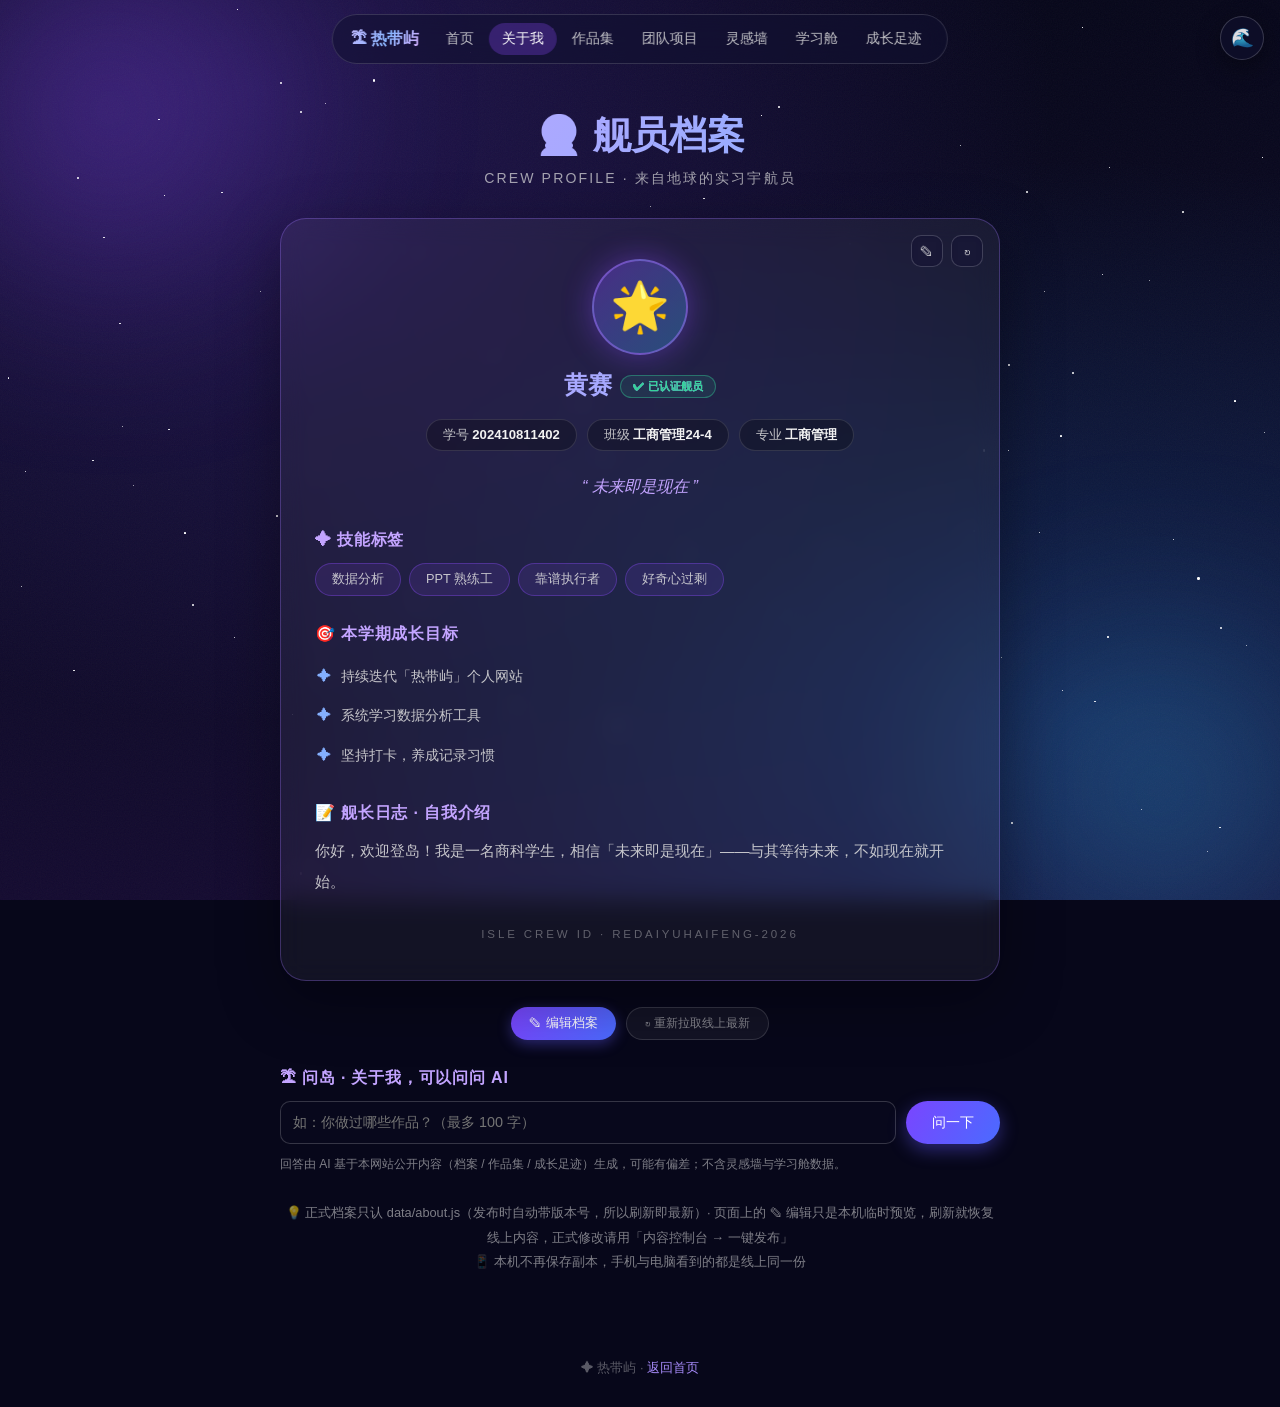
<file: about.html>
<!DOCTYPE html>
<html lang="zh-CN">
<head>
<meta charset="UTF-8">
<!-- 防闪屏：必须最先同步执行，先把主题定下来再渲染 -->
<script>try{if(localStorage.getItem('isle_theme_v1')==='beach'){document.documentElement.setAttribute('data-theme','beach');}}catch(e){}</script>
<link rel="stylesheet" href="theme.css">
<meta name="viewport" content="width=device-width, initial-scale=1.0">
<title>舰员档案 · 热带屿</title>
<style>
*{margin:0;padding:0;box-sizing:border-box}
body{font-family:"PingFang SC","Hiragino Sans GB","Microsoft YaHei",sans-serif;background:var(--bg);color:var(--text);min-height:100vh;overflow-x:hidden}
a{color:inherit;text-decoration:none}
.space{position:fixed;inset:0;z-index:0;overflow:hidden;background:radial-gradient(ellipse at 20% 10%,var(--haze-violet),transparent 55%),radial-gradient(ellipse at 85% 80%,var(--haze-blue),transparent 55%),linear-gradient(180deg,var(--bg),var(--sky-2) 55%,var(--sky-3))}
.star{position:absolute;background:var(--star);border-radius:50%;animation:tw var(--d,3s) ease-in-out infinite}
@keyframes tw{0%,100%{opacity:.15}50%{opacity:1}}
.nebula{position:absolute;border-radius:50%;filter:blur(90px)}
.n1{width:460px;height:460px;top:-120px;left:-120px;background:radial-gradient(circle,var(--neb-violet),transparent 70%)}
.n2{width:420px;height:420px;bottom:-100px;right:-90px;background:radial-gradient(circle,var(--neb-blue),transparent 70%)}
.nav{position:fixed;top:14px;left:50%;transform:translateX(-50%);z-index:60;display:flex;align-items:center;flex-wrap:wrap;justify-content:center;gap:2px;max-width:94vw;padding:8px 12px;border-radius:999px;background:var(--nav-bg);border:1px solid var(--nav-line);backdrop-filter:blur(14px)}
.logo{font-weight:800;font-size:1rem;padding:0 12px 0 6px;background:linear-gradient(120deg,var(--logo-1),var(--logo-2),var(--logo-3));-webkit-background-clip:text;background-clip:text;color:transparent}
.nav a{font-size:.86rem;color:var(--nav-text);padding:7px 13px;border-radius:999px;transition:.25s}
.nav a:hover,.nav a.active{color:var(--nav-text-active);background:var(--nav-active-bg)}
.wrap{position:relative;z-index:2;max-width:760px;margin:0 auto;padding:110px 20px 50px}
.page-head{text-align:center;margin-bottom:30px}
.page-head h1{font-size:clamp(1.8rem,5vw,2.4rem);background:linear-gradient(120deg,var(--head-grad-1),var(--head-grad-2));-webkit-background-clip:text;background-clip:text;color:transparent}
.page-head p{color:var(--text-dim);font-size:.88rem;margin-top:8px;letter-spacing:.15em}
.profile{position:relative;background:var(--surface-1);border:1px solid var(--lav-30);border-radius:26px;padding:40px 34px;backdrop-filter:blur(12px);box-shadow:0 20px 60px var(--black-35);animation:fadeup .7s ease both}
@keyframes fadeup{from{opacity:0;transform:translateY(20px)}to{opacity:1;transform:none}}
.ops{position:absolute;top:16px;right:16px;display:flex;gap:8px}
.op{width:32px;height:32px;border-radius:10px;border:1px solid var(--white-18);background:var(--panel);color:var(--text-mid);cursor:pointer;font-size:.85rem;transition:.2s;font-family:inherit;backdrop-filter:blur(4px)}
.op:hover{border-color:var(--accent-soft);color:var(--text-strong)}
.op.danger:hover{border-color:var(--danger-60);color:var(--danger-soft)}
.avatar{width:96px;height:96px;margin:0 auto 14px;border-radius:50%;display:flex;align-items:center;justify-content:center;font-size:3rem;background:linear-gradient(135deg,var(--violet-35),var(--cyan-30));border:2px solid var(--lav-50);box-shadow:0 0 30px var(--violet-40)}
.pname{text-align:center;font-size:1.5rem;font-weight:800;background:linear-gradient(120deg,var(--head-grad-1),var(--head-grad-2));-webkit-background-clip:text;background-clip:text;color:transparent}
.badge{display:inline-flex;align-items:center;gap:5px;font-size:.7rem;color:var(--ok);background:var(--ok-bg);border:1px solid var(--ok-line);padding:3px 12px;border-radius:999px;margin-left:8px;vertical-align:middle}
.meta{display:flex;flex-wrap:wrap;justify-content:center;gap:10px;margin:18px 0 4px}
.meta span{font-size:.82rem;color:var(--text-mid);background:var(--black-28);border:1px solid var(--white-12);padding:6px 16px;border-radius:999px}
.meta b{color:var(--text-strong);font-weight:600}
.motto{text-align:center;font-size:1.02rem;color:var(--accent-lav);font-style:italic;margin:20px auto 6px;max-width:520px;line-height:1.9}
.sect{margin-top:28px}
.sect h3{font-size:1rem;color:var(--accent-lav);margin-bottom:12px;letter-spacing:.05em}
.skillbox{display:flex;flex-wrap:wrap;gap:8px}
.skill{font-size:.8rem;color:var(--text-mid);background:var(--violet-12);border:1px solid var(--violet-35);padding:7px 16px;border-radius:999px;transition:.25s}
.skill:hover{background:var(--violet-25);color:var(--text-strong);transform:translateY(-2px)}
.goals{list-style:none}
.goals li{position:relative;font-size:.9rem;color:var(--text-mid);line-height:1.9;padding:6px 0 6px 26px}
.goals li::before{content:"✦";position:absolute;left:2px;color:var(--accent-blue)}
.intro{font-size:.92rem;color:var(--text-mid);line-height:2.1;white-space:pre-wrap}
.crewid{text-align:center;font-size:.72rem;color:var(--text-ghost);letter-spacing:.25em;margin-top:30px}
.toolbar2{display:flex;justify-content:center;gap:10px;margin-top:26px;flex-wrap:wrap}
.chip2{font-size:.8rem;color:var(--text-mid);background:var(--surface-1);border:1px solid var(--chip2-line);padding:8px 18px;border-radius:999px;cursor:pointer;transition:.25s;font-family:inherit}
.addbtn{background:linear-gradient(120deg,var(--accent),var(--accent-2))!important;border:none!important;color:var(--btn-text)!important;box-shadow:0 4px 14px var(--brand-40)}
.addbtn:hover{transform:translateY(-2px)}
.resetbtn{color:var(--text-faint)!important;font-size:.72rem!important}
.resetbtn:hover{color:var(--danger-soft)!important;border-color:var(--danger-45)!important}
.tip{text-align:center;color:var(--text-faint);font-size:.8rem;margin-top:26px;line-height:1.9}
.modal{position:fixed;inset:0;z-index:100;background:var(--overlay);backdrop-filter:blur(6px);display:none;align-items:center;justify-content:center;padding:20px}
.modal.open{display:flex}
.mbox{width:min(480px,100%);background:var(--panel-solid);border:1px solid var(--lav-35);border-radius:20px;padding:22px;max-height:88vh;overflow:auto;box-shadow:0 20px 60px var(--black-60)}
.mhead{display:flex;justify-content:space-between;align-items:center;margin-bottom:4px}
.mhead h3{font-size:1.05rem;background:linear-gradient(120deg,var(--head-grad-1),var(--head-grad-2));-webkit-background-clip:text;background-clip:text;color:transparent}
.xbtn{width:30px;height:30px;border-radius:50%;border:none;background:var(--white-08);color:var(--text-strong);cursor:pointer;font-family:inherit}
.mbox label{display:block;font-size:.8rem;color:var(--text-dim);margin:13px 0 6px}
.minput{width:100%;background:var(--input-bg);border:1px solid var(--white-18);border-radius:10px;padding:10px 12px;color:var(--text-strong);font-size:.9rem;font-family:inherit}
.minput:focus{outline:none;border-color:var(--accent-soft);box-shadow:0 0 10px var(--violet-35)}
textarea.minput{resize:vertical;min-height:90px;line-height:1.8}
.mnote{font-size:.72rem;color:var(--text-ghost);margin-top:4px;line-height:1.7}
.ebtns{display:flex;gap:12px;margin-top:20px}
.btn2{padding:12px 26px;border-radius:999px;border:none;cursor:pointer;font-size:.9rem;transition:.3s;font-family:inherit}
.btn2.exp{background:linear-gradient(120deg,var(--accent),var(--accent-2));color:var(--btn-text);box-shadow:0 6px 18px var(--brand-40)}
.btn2.ghost{background:transparent;border:1px solid var(--white-20);color:var(--text-mid)}
.btn2:hover{transform:translateY(-2px)}
#toast{position:fixed;left:50%;bottom:36px;transform:translateX(-50%) translateY(20px);background:var(--toast-bg);border:1px solid var(--lav-50);color:var(--toast-text);padding:12px 26px;border-radius:999px;font-size:.9rem;opacity:0;pointer-events:none;transition:.35s;z-index:200;box-shadow:0 8px 30px var(--black-50);backdrop-filter:blur(8px)}
#toast.show{opacity:1;transform:translateX(-50%) translateY(0)}
footer{position:relative;z-index:2;text-align:center;padding:36px 20px 30px;color:var(--text-ghost);font-size:.8rem}
footer a{color:var(--link-on-dark)}
</style>
</head>
<body>
<div class="space" id="space"><div class="nebula n1"></div><div class="nebula n2"></div>
<!-- 热带海风景层：默认 display:none，只有海边主题才显示（样式在 theme.css ⑤） -->
<div class="sea-scene" aria-hidden="true">
  <div class="beach-sea">
    <div class="beach-flow bf-1"></div>
    <div class="beach-flow bf-2"></div>
    <span class="beach-wave bw-1"></span>
    <span class="beach-wave bw-2"></span>
    <span class="beach-wave bw-3"></span>
  </div>
  <div class="beach-glowpath"></div>
  <div class="beach-horizon"></div>
  <div class="beach-crest bc-1"></div>
  <div class="beach-crest bc-2"></div>
  <div class="beach-sun"></div>
  <div class="beach-cloud bcl-1"></div>
  <div class="beach-cloud bcl-2"></div>
  <div class="beach-cloud bcl-3"></div>
  <div class="beach-palm">
    <svg viewBox="0 0 180 240">
      <path d="M86 238c6-40 10-78 14-110 2-16 4-30 8-44" stroke="#023E8A" stroke-width="6" stroke-linecap="round" fill="none"/>
      <path d="M108 82c-16-14-38-18-56-12 16-10 38-8 54 6z" fill="#023E8A"/>
      <path d="M108 82c8-22 26-34 46-32-18 2-34 14-44 32z" fill="#023E8A"/>
      <path d="M108 82c20-2 42 8 54 26-16-14-38-20-54-16z" fill="#023E8A"/>
      <path d="M108 82c-16-2-32 10-40 26 10-14 26-22 38-18z" fill="#023E8A"/>
      <path d="M108 82c6-16 2-32-8-42 8 14 10 28 4 42z" fill="#023E8A"/>
    </svg>
  </div>
</div>
</div>

<!-- ══════════════════════════════════════════════════════════
     初始内容（种子数据）——「文件轨道」：写在 data/about.js 里的档案 = 对外公开的底稿
     ▸ 页面上的编辑保存在当前浏览器，不会写回本文件
     ▸ 想让修改对外公开：写进 data/about.js → 部署后上传 → 全网可见
     ▸ 文件内容更新后，刷新页面会自动同步新版（文件里留空而本机填过的字段会保留）
     ══════════════════════════════════════════════════════════ -->
<script src="data/about.js"></script>
<script src="data/works.js"></script>
<script src="data/growth.js"></script>
<!-- ══════════════ 种子数据结束，以下内容不用动 ══════════════ -->

<nav class="nav">
  <span class="logo">🏝 热带屿</span>
  <a href="index.html">首页</a>
  <a class="active" href="about.html">关于我</a>
  <a href="works.html">作品集</a>
  <a href="team.html">团队项目</a>
  <a href="ideas.html">灵感墙</a>
  <a href="tools.html">学习舱</a>
  <a href="growth.html">成长足迹</a>
</nav>

<!-- 主题切换按钮：宽屏右上角，窄屏右下角（样式在 theme.css） -->
<button class="theme-btn" id="themeBtn" type="button" aria-label="切到热带海" title="切到热带海">🌊</button>

<main class="wrap">
  <div class="page-head">
    <h1>🧑‍🚀 舰员档案</h1>
    <p>CREW PROFILE · 来自地球的实习宇航员</p>
  </div>

  <div class="profile">
    <div class="ops">
      <button class="op" id="editBtn" title="编辑档案">✎</button>
      <button class="op danger" id="resetBtn" title="立即从线上拉取最新内容">↻</button>
    </div>
    <div class="avatar" id="pAvatar">🌟</div>
    <div class="pname"><span id="pName">—</span><span class="badge">✔ 已认证舰员</span></div>
    <div class="meta">
      <span>学号 <b id="pSid">—</b></span>
      <span>班级 <b id="pCls">—</b></span>
      <span>专业 <b id="pMajor">—</b></span>
    </div>
    <p class="motto" id="pMotto"></p>

    <div class="sect">
      <h3>✦ 技能标签</h3>
      <div class="skillbox" id="pSkills"></div>
    </div>

    <div class="sect">
      <h3>🎯 本学期成长目标</h3>
      <ul class="goals" id="pGoals"></ul>
    </div>

    <div class="sect">
      <h3>📝 舰长日志 · 自我介绍</h3>
      <p class="intro" id="pIntro"></p>
    </div>

    <div class="crewid">ISLE CREW ID · REDAIYUHAIFENG-2026</div>
  </div>

  <div class="toolbar2">
    <button class="chip2 addbtn" id="editBtn2">✎ 编辑档案</button>
    <button class="chip2 resetbtn" id="resetBtn2">↻ 重新拉取线上最新</button>
  </div>

  <!-- ✨ 问岛：基于公开内容的 AI 问答（离线自动隐藏，不保存对话） -->
  <div class="sect" id="askBox" style="display:none">
    <h3>🏝 问岛 · 关于我，可以问问 AI</h3>
    <div style="display:flex;gap:10px;flex-wrap:wrap">
      <input class="minput" id="askInput" maxlength="100" style="flex:1;min-width:200px" placeholder="如：你做过哪些作品？（最多 100 字）">
      <button class="btn2 exp" id="askBtn">问一下</button>
    </div>
    <div id="askAnswer" class="minput" style="margin-top:12px;display:none;line-height:1.9;white-space:pre-wrap"></div>
    <p style="color:var(--text-faint);font-size:.75rem;margin-top:10px;line-height:1.8">回答由 AI 基于本网站公开内容（档案 / 作品集 / 成长足迹）生成，可能有偏差；不含灵感墙与学习舱数据。</p>
  </div>

  <p class="tip">💡 正式档案只认 data/about.js（发布时自动带版本号，所以刷新即最新）· 页面上的 ✎ 编辑只是本机临时预览，刷新就恢复线上内容，正式修改请用「内容控制台 → 一键发布」<br>📱 本机不再保存副本，手机与电脑看到的都是线上同一份</p>
</main>

<div class="modal" id="editModal">
  <div class="mbox">
    <div class="mhead"><h3>✏️ 编辑舰员档案</h3><button class="xbtn" id="emClose">✕</button></div>
    <label>头像 emoji</label>
    <input class="minput" id="efAvatar" maxlength="4" placeholder="如 🌟 🚀 🌙">
    <label>姓名 *</label>
    <input class="minput" id="efName" maxlength="20">
    <label>学号</label>
    <input class="minput" id="efSid" maxlength="20">
    <label>班级</label>
    <input class="minput" id="efCls" maxlength="20">
    <label>专业</label>
    <input class="minput" id="efMajor" maxlength="20">
    <label>座右铭</label>
    <input class="minput" id="efMotto" maxlength="60">
    <label>技能标签（逗号或空格分隔）</label>
    <input class="minput" id="efSkills" placeholder="如：数据分析, PPT 熟练工">
    <label>成长目标（每行一条）</label>
    <textarea class="minput" id="efGoals" placeholder="一行写一个目标"></textarea>
    <label>自我介绍</label>
    <textarea class="minput" id="efIntro" placeholder="向登岛的人介绍你自己…"></textarea>
    <p class="mnote"> Crew ID 保持不变，作为本站唯一标识。</p>
    <div class="ebtns">
      <button class="btn2 exp" id="emSave">✔️ 保存</button>
      <button class="btn2 ghost" id="emCancel">取消</button>
    </div>
  </div>
</div>

<div id="toast"></div>
<footer>✦ 热带屿 · <a href="index.html">返回首页</a></footer>

<script>
/* ================= 数据层：只认线上文件（本机不留正式数据） =================
   ① 首帧：直接渲染 data/about.js 的内容 —— 发布时会自动打版本戳 ?v=hash，首帧即最新；
   ② 首帧后：再 fetch 一次源站副本（cache:no-store）兜底，版本戳没更新也能百毫秒内校正；
   ③ 页面上的 ✎ 编辑只在本次会话内存生效，刷新即恢复线上内容（正式发布请用内容控制台）。 */
const seedTag=document.querySelector('script[src^="data/about.js"]');
const SEED_URL=seedTag?seedTag.getAttribute('src').split('?')[0]:'data/about.js';
const SEED_VER=(function(){
  try{const m=/[?&]v=([^&"']+)/.exec(seedTag?seedTag.getAttribute('src'):'');return m?m[1]:'';}catch(e){return '';}
})();
function sealOf(data){
  const s=JSON.stringify(data);
  let h=5381;
  for(let i=0;i<s.length;i++) h=((h<<5)+h+s.charCodeAt(i))>>>0;
  return s.length.toString(36)+'.'+h.toString(36);
}
let liveSeal=sealOf(typeof PROFILE_SEED!=='undefined'?PROFILE_SEED:{});
/* 从源站文本里取出 JSON 部分（控制台写出的就是严格 JSON） */
function parseSeedText(text){
  try{
    const s=String(text).replace(/^\uFEFF/,'');
    const i=s.indexOf('=');
    if(i<0)return null;
    const arr=/^\s*=\s*\[/.test(s.slice(i));
    const a=s.indexOf(arr?'[':'{',i), b=s.lastIndexOf(arr?']':'}');
    if(a<0||b<=a)return null;
    return JSON.parse(s.slice(a,b+1));
  }catch(e){return null;}
}
/* 文件里有值 → 用文件；文件里留空而本机填过 → 保留本机，避免冲掉本机补写的字段 */
function mergeProfile(seed,local){
  const out=Object.assign({},seed);
  const empty=v=>v==null||v===''||(Array.isArray(v)&&!v.length);
  Object.keys(local||{}).forEach(k=>{
    if(empty(out[k])&&!empty(local[k]))out[k]=local[k];
  });
  return out;
}
/* 老版本把正式数据存在浏览器里，现在只认线上文件：顺手清掉遗留副本 */
(function(){
  try{
    localStorage.removeItem('isle_profile_v1');
    localStorage.removeItem('isle_profile_v1_seal');
  }catch(e){}
})();
let PROFILE=JSON.parse(JSON.stringify(PROFILE_SEED));
function persist(){/* 不落盘：正式数据只认 data/about.js */}

/* ===== 源站校验 / 手动强同步：绕开静态缓存，部署后刷新即时生效 ===== */
function syncFromServer(force){
  if(typeof fetch!=='function')return;
  let ctrl=null,timer=0;
  try{if(typeof AbortController==='function'){ctrl=new AbortController();timer=setTimeout(()=>ctrl.abort(),6000);}}catch(e){}
  const opt={cache:'no-store'};
  if(ctrl)opt.signal=ctrl.signal;
  let pr;try{pr=fetch(SEED_URL+'?v='+Date.now(),opt);}catch(e){clearTimeout(timer);if(force)toast('⚠️ 拉取失败，请检查网络后重试');return;}
  pr.then(r=>r.ok?r.text():null).then(t=>{
    clearTimeout(timer);
    if(!t){if(force)toast('⚠️ 拉取失败，请检查网络后重试');return;}
    const fresh=parseSeedText(t);
    if(!fresh){if(force)toast('⚠️ 线上数据格式异常，未同步');return;}
    const s=sealOf(fresh);
    if(s===liveSeal){
      if(force)toast('✅ 已是最新版本'+(SEED_VER?'（v='+String(SEED_VER).slice(0,8)+'）':''));
      return;
    }
    const merged=mergeProfile(fresh,PROFILE);
    const same=JSON.stringify(merged)===JSON.stringify(PROFILE);
    liveSeal=s;
    PROFILE=merged;
    if(!same){render();toast('🔄 已同步文件里的最新内容');}
    else if(force){toast('✅ 已是最新版本');}
  }).catch(()=>{clearTimeout(timer);if(force)toast('⚠️ 拉取失败，请检查网络后重试');});
}
window.addEventListener('pageshow',e=>{if(e.persisted)syncFromServer();});

const $=i=>document.getElementById(i);
const esc=s=>String(s??'').replace(/[<>&"]/g,c=>({'<':'&lt;','>':'&gt;','&':'&amp;','"':'&quot;'}[c]));
function parseTags(s){return [...new Set(s.split(/[,，、;；\s]+/).map(t=>t.trim()).filter(Boolean))].slice(0,8);}
function parseLines(s){return s.split(/\n+/).map(t=>t.trim()).filter(Boolean).slice(0,8);}

function render(){
  $('pAvatar').textContent=PROFILE.avatar||'🌟';
  $('pName').textContent=PROFILE.name||'—';
  $('pSid').textContent=PROFILE.sid||'—';
  $('pCls').textContent=PROFILE.cls||'—';
  $('pMajor').textContent=PROFILE.major||'—';
  $('pMotto').textContent=PROFILE.motto?('“ '+PROFILE.motto+' ”'):'';
  const sk=PROFILE.skills||[];
  $('pSkills').innerHTML=sk.length?sk.map(s=>`<span class="skill">${esc(s)}</span>`).join(''):`<span class="mnote">还没有技能标签——点右上角 ✎ 添加</span>`;
  const gl=PROFILE.goals||[];
  $('pGoals').innerHTML=gl.length?gl.map(g=>`<li>${esc(g)}</li>`).join(''):`<span class="mnote">还没有成长目标——点右上角 ✎ 添加</span>`;
  $('pIntro').textContent=PROFILE.intro||'';
}

/* ================= 编辑弹窗 ================= */
function openModal(){$('editModal').classList.add('open');}
function closeModal(){$('editModal').classList.remove('open');}
function openEdit(){
  $('efAvatar').value=PROFILE.avatar||'';$('efName').value=PROFILE.name||'';
  $('efSid').value=PROFILE.sid||'';$('efCls').value=PROFILE.cls||'';$('efMajor').value=PROFILE.major||'';
  $('efMotto').value=PROFILE.motto||'';$('efSkills').value=(PROFILE.skills||[]).join(', ');
  $('efGoals').value=(PROFILE.goals||[]).join('\n');$('efIntro').value=PROFILE.intro||'';
  openModal();setTimeout(()=>$('efName').focus(),60);
}
$('emSave').onclick=()=>{
  if(!$('efName').value.trim()){toast('姓名还没写哦');return;}
  PROFILE={
    avatar:$('efAvatar').value.trim()||'🌟',
    name:$('efName').value.trim(),
    sid:$('efSid').value.trim(),cls:$('efCls').value.trim(),major:$('efMajor').value.trim(),
    motto:$('efMotto').value.trim(),
    skills:parseTags($('efSkills').value),
    goals:parseLines($('efGoals').value),
    intro:$('efIntro').value.trim()
  };
  persist();closeModal();render();toast('✅ 已更新（仅本机预览）');
};
$('emCancel').onclick=closeModal;
$('emClose').onclick=closeModal;
$('editModal').onclick=e=>{if(e.target===$('editModal'))closeModal();};
$('editBtn').onclick=openEdit;
$('editBtn2').onclick=openEdit;
document.addEventListener('keydown',e=>{if(e.key==='Escape')closeModal();});
function resetAll(){
  if(confirm('重新从线上拉取最新内容？\n\n页面上的临时编辑会被线上内容替换（正式数据以 data/about.js 为准）。')){
    syncFromServer(true);
  }
}
$('resetBtn').onclick=resetAll;
$('resetBtn2').onclick=resetAll;

/* ================= ✨ 问岛：基于公开内容的 AI 问答（离线自动隐藏，不保存对话） ================= */
const AI_URL='https://isle-ai-d6gdm9o8ya1aa2b0c-1492115002.ap-shanghai.app.tcloudbase.com/ai';
function askClip(s,n){return String(s==null?'':s).slice(0,n);}
// 只读线上种子数据（本机不再保存内容副本）
function askStore(seed){
  try{return Array.isArray(seed)?seed:[];}catch(e){return [];}
}
function buildKnowledge(){
  const p=PROFILE||{},L=[];
  L.push('【档案】'+[p.name,p.cls,p.major].filter(Boolean).join(' · ')+'；座右铭：'+askClip(p.motto,30));
  if(p.skills&&p.skills.length)L.push('技能：'+p.skills.slice(0,6).join('、'));
  if(p.goals&&p.goals.length)L.push('目标：'+p.goals.slice(0,5).map((g,i)=>(i+1)+'.'+askClip(g,24)).join(' '));
  if(p.intro)L.push('简介：'+askClip(p.intro,80));
  const ws=askStore(typeof WORKS_SEED!=='undefined'?WORKS_SEED:[]);
  if(ws.length)L.push('【作品】'+ws.slice(0,8).map(w=>askClip(w.title,20)+'（'+askClip(w.cat,8)+'，'+askClip(w.desc,45)+'）').join('；'));
  const ms=askStore(typeof MILESTONES_SEED!=='undefined'?MILESTONES_SEED:[]);
  if(ms.length)L.push('【足迹】'+ms.slice(0,8).map(m=>askClip(m.date,10)+' '+askClip(m.type,6)+'：'+askClip(m.title,24)).join('；'));
  return L.join('\n').slice(0,650);
}
function askReady(){const b=$('askBox');if(b)b.style.display=navigator.onLine?'':'none';}
let askLast=0;
$('askBtn').onclick=async()=>{
  const q=$('askInput').value.trim();
  if(!q){toast('先写下一个问题');return;}
  if(q.length>100){toast('问题请控制在 100 字以内');return;}
  const now=Date.now();
  if(now-askLast<3000){toast('慢一点，3 秒后再问');return;}
  askLast=now;
  const btn=$('askBtn'),label=btn.textContent,box=$('askAnswer');
  btn.disabled=true;btn.textContent='思考中…';
  box.style.display='';box.textContent='正在想…';
  const ctrl=new AbortController(),timer=setTimeout(()=>ctrl.abort(),20000);
  try{
    const sys='你在回答访客关于个人网站「热带屿」站长的问题。只依据下面的资料回答，资料里没有的就回答"这个网站里没有写"，绝不编造。与站长或本网站无关的问题，礼貌拒绝并说明你只回答站内相关问题。\n'+buildKnowledge();
    const r=await fetch(AI_URL,{method:'POST',signal:ctrl.signal,
      headers:{'Content-Type':'application/json'},
      body:JSON.stringify({prompt:'访客问：'+q,system:sys,max_tokens:400})});
    if(!r.ok)throw new Error('HTTP '+r.status);
    const d=await r.json();
    box.textContent=(d&&d.text)?d.text:'暂时没想到怎么答，换个问法试试？';
  }catch(e){
    box.textContent=navigator.onLine?'AI 暂时不可用，请稍后再试':'当前离线，问答功能不可用';
  }finally{
    clearTimeout(timer);btn.disabled=false;btn.textContent=label;
  }
};
window.addEventListener('online',askReady);
window.addEventListener('offline',askReady);
askReady();

/* ================= 轻提示 ================= */
let toastTimer;
function toast(msg){
  const t=$('toast');t.textContent=msg;t.classList.add('show');
  clearTimeout(toastTimer);toastTimer=setTimeout(()=>t.classList.remove('show'),2200);
}

const sp=document.getElementById('space');
for(let i=0;i<110;i++){const s=document.createElement('div');s.className='star';
const z=Math.random()*1.8+.6;s.style.width=s.style.height=z+'px';
s.style.left=Math.random()*100+'%';s.style.top=Math.random()*100+'%';
s.style.setProperty('--d',(Math.random()*4+2)+'s');s.style.animationDelay=Math.random()*5+'s';
sp.appendChild(s);}
render();
syncFromServer();
</script>
<script>
/* ===== 主题切换：星空屿 ⇄ 热带海（存 isle_theme_v1） ===== */
(function(){
  var root=document.documentElement, KEY='isle_theme_v1';
  var btn=document.getElementById('themeBtn');
  if(!btn) return;
  function isBeach(){ return root.getAttribute('data-theme')==='beach'; }
  function paint(){
    if(isBeach()){ btn.textContent='✨'; btn.title='切回星空屿'; btn.setAttribute('aria-label','切回星空屿'); }
    else{ btn.textContent='🌊'; btn.title='切到热带海'; btn.setAttribute('aria-label','切到热带海'); }
  }
  btn.addEventListener('click',function(){
    if(isBeach()){
      root.removeAttribute('data-theme');
      try{ localStorage.setItem(KEY,'star'); }catch(e){}
    }else{
      root.setAttribute('data-theme','beach');
      try{ localStorage.setItem(KEY,'beach'); }catch(e){}
    }
    paint();
  });
  paint();
})();
</script>
</body>
</html>
</file>
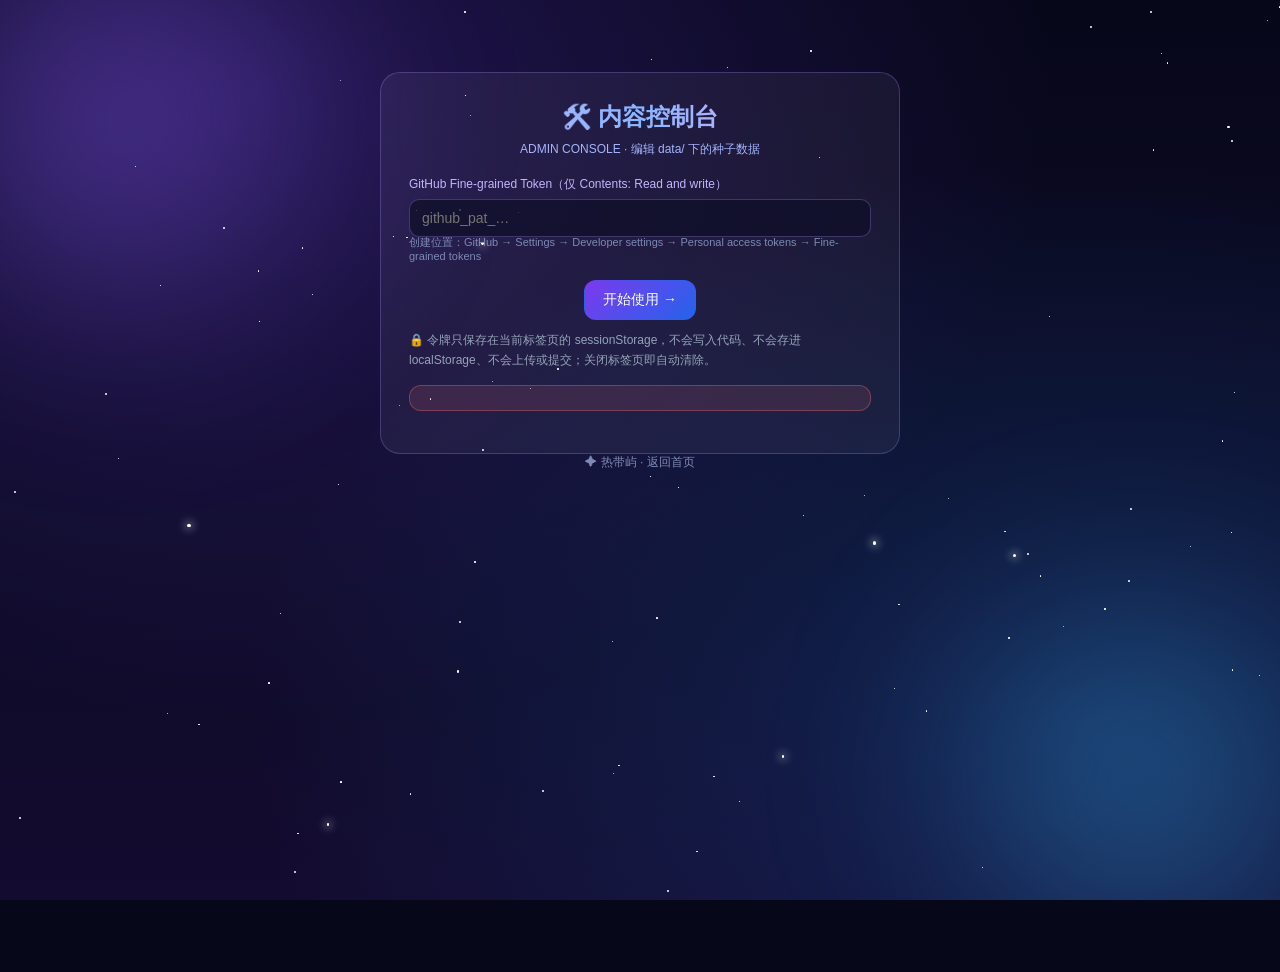
<file: admin.html>
<!DOCTYPE html>
<html lang="zh-CN">
<head>
<meta charset="UTF-8">
<meta name="viewport" content="width=device-width, initial-scale=1.0">
<title>内容控制台 · 热带屿</title>
<link rel="icon" href="data:image/svg+xml,<svg xmlns='http://www.w3.org/2000/svg' viewBox='0 0 100 100'><text y='.9em' font-size='90'>🏝️</text></svg>">
<style>
  /* ========== 基础（风格与主站统一） ========== */
  *{margin:0;padding:0;box-sizing:border-box}
  body{font-family:"PingFang SC","Hiragino Sans GB","Microsoft YaHei",sans-serif;background:#07071a;color:#e8eaff;min-height:100vh;overflow-x:hidden}
  a{color:inherit;text-decoration:none}

  /* ========== 星空背景 ========== */
  .space{position:fixed;inset:0;z-index:0;overflow:hidden;
    background:
      radial-gradient(ellipse at 20% 10%, rgba(76,44,166,.38), transparent 55%),
      radial-gradient(ellipse at 85% 80%, rgba(23,90,168,.32), transparent 55%),
      linear-gradient(180deg,#07071a 0%, #0d0b26 55%, #140b30 100%);
  }
  .star{position:absolute;background:#fff;border-radius:50%;animation:twinkle var(--d,3s) ease-in-out infinite}
  .star.big{box-shadow:0 0 8px 2px rgba(255,255,255,.45)}
  @keyframes twinkle{0%,100%{opacity:.15;transform:scale(.7)}50%{opacity:1;transform:scale(1.2)}}
  .nebula{position:absolute;border-radius:50%;filter:blur(90px)}
  .n1{width:520px;height:520px;top:-140px;left:-140px;background:radial-gradient(circle, rgba(139,92,246,.5), transparent 70%);animation:drift 18s ease-in-out infinite alternate}
  .n2{width:480px;height:480px;bottom:-120px;right:-100px;background:radial-gradient(circle, rgba(56,189,248,.4), transparent 70%);animation:drift 24s ease-in-out infinite alternate-reverse}
  @keyframes drift{from{transform:translate(0,0)}to{transform:translate(30px,40px)}}

  /* ========== 布局 ========== */
  .wrap{position:relative;z-index:1;max-width:980px;margin:0 auto;padding:32px 20px 60px}
  .page-head{text-align:center;margin-bottom:26px}
  .page-head h1{font-size:30px;letter-spacing:2px;
    background:linear-gradient(90deg,#c4b5fd,#8ab6ff,#f0abfc);-webkit-background-clip:text;background-clip:text;color:transparent}
  .page-head p{color:#a5b4fc;font-size:13px;letter-spacing:1px;margin-top:6px}
  .card2{background:rgba(255,255,255,.045);border:1px solid rgba(167,139,250,.22);border-radius:16px;padding:18px;margin-bottom:18px}

  /* ========== 令牌门 ========== */
  .gate{position:relative;z-index:1;max-width:520px;margin:8vh auto 0;padding:28px;
    background:rgba(255,255,255,.05);border:1px solid rgba(167,139,250,.28);border-radius:20px}
  .gate h1{font-size:24px;text-align:center;
    background:linear-gradient(90deg,#c4b5fd,#8ab6ff,#f0abfc);-webkit-background-clip:text;background-clip:text;color:transparent}
  .gate .sub{text-align:center;color:#a5b4fc;font-size:12px;margin:8px 0 18px}
  .gate label{display:block;font-size:12px;color:#c4b5fd;margin:12px 0 6px}

  /* ========== 表单控件 ========== */
  .minput{width:100%;padding:10px 12px;border-radius:10px;border:1px solid rgba(167,139,250,.3);
    background:rgba(15,15,40,.75);color:#e8eaff;font-size:14px;font-family:inherit;outline:none}
  .minput:focus{border-color:#a78bfa;box-shadow:0 0 0 3px rgba(167,139,250,.18)}
  textarea.minput{min-height:80px;resize:vertical;line-height:1.6}
  label{display:block;font-size:12px;color:#c4b5fd;margin:12px 0 6px}

  .btn2{padding:10px 18px;border-radius:12px;border:1px solid transparent;font-size:14px;cursor:pointer;
    transition:transform .15s,filter .15s;font-family:inherit}
  .btn2:hover{transform:translateY(-1px);filter:brightness(1.12)}
  .btn2.exp{background:linear-gradient(135deg,#7c3aed,#2563eb);color:#fff}
  .btn2.ghost{background:rgba(255,255,255,.06);border-color:rgba(167,139,250,.35);color:#e8eaff}
  .chip2{display:inline-block;padding:8px 14px;border-radius:999px;font-size:13px;cursor:pointer;
    background:rgba(255,255,255,.06);border:1px solid rgba(167,139,250,.3);color:#e8eaff}
  .chip2.on{background:linear-gradient(135deg,#7c3aed,#2563eb);border-color:transparent;color:#fff}
  .addbtn{border-color:rgba(56,189,248,.5)}
  .resetbtn{border-color:rgba(248,113,113,.5)}
  .tip{color:#94a3b8;font-size:12px;line-height:1.7;margin-top:10px}

  /* ========== 文件选择 ========== */
  .files{display:flex;flex-wrap:wrap;gap:10px;justify-content:center;margin-bottom:20px}

  /* ========== 条目卡片 ========== */
  .acard{background:rgba(255,255,255,.03);border:1px solid rgba(167,139,250,.18);border-radius:14px;padding:16px;margin-bottom:14px}
  .chead{display:flex;align-items:center;justify-content:space-between;gap:10px}
  .chead h3{font-size:15px;color:#c4b5fd;font-weight:600}
  .ops{display:flex;gap:6px}
  .op{width:28px;height:28px;line-height:1;border-radius:8px;cursor:pointer;
    background:rgba(255,255,255,.07);border:1px solid rgba(167,139,250,.28);color:#e8eaff}
  .op:hover{background:rgba(167,139,250,.25)}
  .op.danger{color:#fca5a5}

  .toolbar2{display:flex;flex-wrap:wrap;gap:10px;justify-content:center;margin-top:18px}
  .taghint{font-size:11px;color:#7c8ab5;margin-top:-2px}

  /* ========== 提示条 ========== */
  .msg{margin:14px 0;padding:12px 14px;border-radius:12px;font-size:13px;line-height:1.7;display:none}
  .msg.ok{display:block;background:rgba(34,197,94,.12);border:1px solid rgba(34,197,94,.35);color:#bbf7d0}
  .msg.err{display:block;background:rgba(248,113,113,.12);border:1px solid rgba(248,113,113,.35);color:#fecaca}
  .msg.info{display:block;background:rgba(56,189,248,.1);border:1px solid rgba(56,189,248,.3);color:#bae6fd}

  footer{position:relative;z-index:1;text-align:center;color:#7c8ab5;font-size:12px;padding:0 20px 40px}
</style>
</head>
<body>
<div class="space" id="space"><div class="nebula n1"></div><div class="nebula n2"></div></div>

<!-- ══════ 第一步：令牌门 ══════ -->
<section class="gate" id="gate">
  <h1>🛠️ 内容控制台</h1>
  <p class="sub">ADMIN CONSOLE · 编辑 data/ 下的种子数据</p>

  <label for="tokenInput">GitHub Fine-grained Token（仅 Contents: Read and write）</label>
  <input class="minput" id="tokenInput" type="password" placeholder="github_pat_…" autocomplete="off">
  <p class="taghint">创建位置：GitHub → Settings → Developer settings → Personal access tokens → Fine-grained tokens</p>

  <div class="toolbar2">
    <button class="btn2 exp" id="startBtn">开始使用 →</button>
  </div>
  <p class="tip">🔒 令牌只保存在当前标签页的 sessionStorage，不会写入代码、不会存进 localStorage、不会上传或提交；关闭标签页即自动清除。</p>
  <div class="msg err" id="gateMsg"></div>
</section>

<!-- ══════ 第二步：控制台 ══════ -->
<main class="wrap" id="console" style="display:none">
  <div class="page-head">
    <h1>🛠️ 内容控制台</h1>
    <p>ADMIN CONSOLE · 选择文件 → 读取 → 编辑 → 保存</p>
  </div>

  <div class="files" id="files"></div>

  <!-- ══════ 一键发布：多文件一次 commit，提交后自动等待 Pages 生效 ══════ -->
  <div class="card2" id="pubCard" style="display:none">
    <div class="chead">
      <h3>🚀 一键发布（整站原子提交）</h3>
      <div class="ops"><button class="op" id="pubRefresh" type="button" title="刷新待发布列表">↺</button></div>
    </div>
    <p class="taghint" id="pubList"></p>
    <div class="toolbar2">
      <button class="btn2 exp" id="publishBtn" type="button">🚀 发布全站到 GitHub</button>
    </div>
    <div class="msg" id="pubMsg"></div>
  </div>

  <div class="msg" id="msg"></div>

  <div class="card2" id="formCard" style="display:none">
    <form id="form"></form>
    <div class="toolbar2">
      <button class="btn2 exp" id="saveBtn">💾 保存到 GitHub</button>
      <button class="btn2 ghost" id="reloadBtn">↺ 重新读取</button>
      <button class="chip2 resetbtn" id="logoutBtn">✕ 清除令牌</button>
    </div>
    <p class="tip">💡 改完多个文件后点上方「🚀 发布全站」= 一次 commit 全站生效，并自动等你看到「已全网生效」；下方「💾 保存到 GitHub」只提交当前这一个文件。</p>
  </div>
</main>

<footer>✦ 热带屿 · <a href="index.html">返回首页</a></footer>

<script>
/* ================= 仓库配置 ================= */
const OWNER = 'redaiyuhaifeng';
const REPO  = 'redaiyuhaifeng.github.io';
const DIR   = 'data';
const API   = 'https://api.github.com';

/* ================= 四个文件的字段结构（参考各页 ✎ 弹窗） ================= */
const SCHEMA = {
  'about.js': {
    varName: 'PROFILE_SEED',
    shape: 'object',
    label: '关于我 · 舰员档案',
    itemName: '档案',
    fields: [
      { key: 'avatar', label: '头像 emoji', type: 'text' },
      { key: 'name',   label: '姓名 *',    type: 'text', required: true },
      { key: 'sid',    label: '学号',      type: 'text' },
      { key: 'cls',    label: '班级',      type: 'text' },
      { key: 'major',  label: '专业',      type: 'text' },
      { key: 'motto',  label: '座右铭',    type: 'text' },
      { key: 'skills', label: '技能标签（逗号或空格分隔）', type: 'tags' },
      { key: 'goals',  label: '成长目标（每行一条）',       type: 'lines' },
      { key: 'intro',  label: '自我介绍',                    type: 'textarea' }
    ]
  },
  'works.js': {
    varName: 'WORKS_SEED',
    shape: 'array',
    label: '作品集 · 星光陈列馆',
    itemName: '作品',
    fields: [
      { key: 'title', label: '标题 *', type: 'text', required: true },
      { key: 'cat',   label: '类型',   type: 'select', options: ['网站','设计','写作','视频','其他'] },
      { key: 'desc',  label: '描述',   type: 'textarea' },
      { key: 'link',  label: '链接（留空显示「链接待补充」）', type: 'text' },
      { key: 'tags',  label: '标签（逗号或空格分隔）', type: 'tags' },
      { key: 'date',  label: '日期小签', type: 'text' }
    ]
  },
  'ideas.js': {
    varName: 'IDEAS_SEED',
    shape: 'array',
    label: '灵感墙 · 捕星网',
    itemName: '灵感',
    fields: [
      { key: 'title', label: '标题（选填）', type: 'text' },
      { key: 'text',  label: '正文 *',      type: 'textarea', required: true },
      { key: 'tags',  label: '标签（逗号或空格分隔 · 第一个标签决定卡片光晕颜色）', type: 'tags' },
      { key: 'date',  label: '日期小签',    type: 'text' }
    ]
  },
  'growth.js': {
    varName: 'MILESTONES_SEED',
    shape: 'array',
    label: '成长足迹 · 航行日志',
    itemName: '里程碑',
    fields: [
      { key: 'date',  label: '日期 *（YYYY-MM-DD）', type: 'date', required: true },
      { key: 'type',  label: '类型', type: 'select', options: ['里程碑','荣誉','创作','旅行','学习','其他'] },
      { key: 'title', label: '标题 *', type: 'text', required: true },
      { key: 'desc',  label: '描述',  type: 'textarea' }
    ]
  },
  'team.js': {
    varName: 'TEAM_SEED',
    shape: 'object',
    label: '团队项目 · 项目档案',
    itemName: '项目',
    fields: [
      { key: 'projectName',  label: '项目名称 *', type: 'text', required: true },
      { key: 'tagline',      label: '一句话定位', type: 'text' },
      { key: 'version',      label: '项目版本', type: 'text' },
      { key: 'audience',     label: '面向对象', type: 'text' },
      { key: 'summary',      label: '项目概述', type: 'textarea' },
      { key: 'mainline',     label: '核心链路（每行一步）', type: 'lines' },
      { key: 'features',     label: '功能模块（每行一条，格式：名称｜说明）', type: 'lines' },
      { key: 'customer',     label: '顾客端说明', type: 'textarea' },
      { key: 'members',      label: '团队成员（每行一条，格式：姓名｜角色 / 分工 · 文件未提供则留空）', type: 'lines' },
      { key: 'progress',     label: '项目进程（每行一条，格式：模块｜说明 · 不写日期）', type: 'lines' },
      { key: 'progressNote', label: '进程补充说明', type: 'textarea' },
      { key: 'notes',        label: '项目说明（每行一条，格式：标题｜说明）', type: 'lines' },
      { key: 'takeaways',    label: '心得体会（每行一条，格式：标题｜内容 · 文件未提供则留空）', type: 'lines' },
      { key: 'source',       label: '内容来源', type: 'textarea' }
    ]
  }
};

/* ================= 令牌：仅 sessionStorage ================= */
const TOKEN_KEY = 'isle_admin_token';
function getToken(){ try{ return sessionStorage.getItem(TOKEN_KEY) || ''; }catch(e){ return ''; } }
function setToken(t){ try{ sessionStorage.setItem(TOKEN_KEY, t); }catch(e){} }
function clearToken(){ try{ sessionStorage.removeItem(TOKEN_KEY); }catch(e){} }

/* ================= base64 与 UTF-8 互转（保证中文不乱码） ================= */
function b64ToUtf8(b64){
  const bin = atob(b64.replace(/\s/g,''));
  const bytes = new Uint8Array(bin.length);
  for(let i=0;i<bin.length;i++) bytes[i] = bin.charCodeAt(i);
  return new TextDecoder('utf-8').decode(bytes);
}
function utf8ToB64(str){
  const bytes = new TextEncoder().encode(str);
  let bin = '';
  for(let i=0;i<bytes.length;i++) bin += String.fromCharCode(bytes[i]);
  return btoa(bin);
}

/* ================= 解析与重新包壳（只动数据部分） ================= */
function parseSeed(text, varName){
  const m = text.match(new RegExp('const\\s+' + varName + '\\s*=\\s*([\\s\\S]*?);\\s*$'));
  if(!m) throw new Error('文件结构不符合预期：未能找到 const ' + varName + ' = ...;');
  let data;
  try{
    data = JSON.parse(m[1]);   // 严格要求标准 JSON：键名必须带双引号
  }catch(e){
    throw new Error('数据部分不是合法 JSON：请用纯文本编辑器打开仓库里的 data/ 文件，把 const ' + varName + ' = 后面所有键名加上双引号（如 "title": "…"）。原始错误：' + e.message);
  }
  if(!data || typeof data !== 'object') throw new Error('数据格式错误：解析结果不是对象或数组');
  return data;
}
function buildSeed(data, varName){
  return 'const ' + varName + ' = ' + JSON.stringify(data, null, 2) + ';\n';
}

/* ================= 当前状态 ================= */
let curFile = null;   // 文件名，如 'about.js'
let curSha  = null;   // 文件当前 sha
let curData = null;   // 解析后的数据

const $ = id => document.getElementById(id);
const esc = s => String(s ?? '').replace(/[<>&"]/g, c => ({'<':'&lt;','>':'&gt;','&':'&amp;','"':'&quot;'}[c]));

/* ================= 提示条 ================= */
function showMsg(kind, html){
  const box = $('msg');
  box.className = 'msg ' + kind;
  box.innerHTML = html;
}
function showGateMsg(html){
  const box = $('gateMsg');
  box.className = 'msg err';
  box.innerHTML = html;
}

/* ================= 渲染文件选择 ================= */
function renderFiles(){
  $('files').innerHTML = Object.keys(SCHEMA).map(f =>
    `<button class="chip2${curFile===f?' on':''}" data-f="${f}">📄 ${esc(f)} <span style="opacity:.6">${esc(SCHEMA[f].varName)}</span></button>`
  ).join('');
  $('files').querySelectorAll('.chip2[data-f]').forEach(b => {
    b.onclick = () => { curFile = b.dataset.f; curSha = null; curData = null; renderFiles(); loadFile(); };
  });
}

/* ================= 读取文件 ================= */
async function loadFile(){
  const token = getToken();
  const sch = SCHEMA[curFile];
  showMsg('info', '正在读取 <b>' + esc(DIR + '/' + curFile) + '</b> …');
  try{
    const res = await fetch(API + '/repos/' + OWNER + '/' + REPO + '/contents/' + DIR + '/' + curFile,
      { headers: {
          'Authorization': 'Bearer ' + token,
          'Accept': 'application/vnd.github+json',
          'X-GitHub-Api-Version': '2022-11-28'
      }});
    if(res.status === 401 || res.status === 403){
      showMsg('err', '❌ 令牌无效或权限不足（' + res.status + '）：请确认 Fine-grained Token 仍然有效，并且拥有本仓库的 <b>Contents: Read and write</b> 权限。');
      return;
    }
    if(res.status === 404){
      showMsg('err', '❌ 未找到目标文件（404）：请确认仓库 <b>' + esc(OWNER + '/' + REPO) + '</b> 中已存在 <b>' + esc(DIR + '/' + curFile) + '</b>（需先部署推送一次）。');
      return;
    }
    if(!res.ok){
      showMsg('err', '❌ 读取失败（HTTP ' + res.status + '）：' + esc(res.statusText || '未知错误'));
      return;
    }
    const json = await res.json();
    curSha = json.sha;
    const text = b64ToUtf8(json.content);
    curData = parseSeed(text, SCHEMA[curFile].varName);
    DOCS[curFile] = curData;   // 作为基线，不算改动
    $('formCard').style.display = '';
    renderForm();
    showMsg('ok', '✅ 已读取 <b>' + esc(DIR + '/' + curFile) + '</b>（sha: ' + esc(String(curSha).slice(0,7)) + '）');
  }catch(err){
    showMsg('err', '🌐 网络请求失败：请检查网络连接后重试。（' + esc(err && err.message ? err.message : String(err)) + '）');
  }
}

/* ================= 生成编辑表单 ================= */
function emptyItem(fields){
  const o = {};
  fields.forEach(f => { o[f.key] = f.type === 'tags' || f.type === 'lines' ? [] : ''; });
  return o;
}

function renderForm(){
  const sch = SCHEMA[curFile];
  const box = $('form');
  box.innerHTML = '';
  const items = sch.shape === 'object' ? [curData] : curData;
  const isArr = sch.shape === 'array';

  items.forEach((item, idx) => {
    const card = document.createElement('div');
    card.className = 'acard';
    const head = document.createElement('div');
    head.className = 'chead';
    head.innerHTML = isArr
      ? '<h3>' + esc(sch.itemName) + ' ' + (idx+1) + '</h3>'
      : '<h3>' + esc(sch.label) + '</h3>';
    if(isArr){
      const ops = document.createElement('div');
      ops.className = 'ops';
      ops.innerHTML =
        '<button type="button" class="op" data-act="up" data-i="' + idx + '" title="上移">↑</button>' +
        '<button type="button" class="op" data-act="down" data-i="' + idx + '" title="下移">↓</button>' +
        '<button type="button" class="op danger" data-act="del" data-i="' + idx + '" title="删除">🗑</button>';
      head.appendChild(ops);
    }
    card.appendChild(head);

    sch.fields.forEach(f => {
      const lb = document.createElement('label');
      lb.textContent = f.label;
      card.appendChild(lb);

      let el;
      if(f.type === 'textarea' || f.type === 'lines'){
        el = document.createElement('textarea');
        el.className = 'minput';
        el.value = f.type === 'lines' ? (item[f.key] || []).join('\n') : (item[f.key] || '');
        el.addEventListener('input', () => {
          item[f.key] = f.type === 'lines'
            ? el.value.split(/\n+/).map(s => s.trim()).filter(Boolean)
            : el.value;
        });
      } else if(f.type === 'tags'){
        el = document.createElement('input');
        el.className = 'minput';
        el.value = (item[f.key] || []).join(', ');
        el.addEventListener('input', () => {
          item[f.key] = el.value.split(/[,，、;；\s]+/).map(s => s.trim()).filter(Boolean);
        });
      } else if(f.type === 'select'){
        el = document.createElement('select');
        el.className = 'minput';
        f.options.forEach(o => { const op = document.createElement('option'); op.value = o; op.textContent = o; el.appendChild(op); });
        el.value = item[f.key] || f.options[0];
        el.addEventListener('change', () => { item[f.key] = el.value; });
      } else {
        el = document.createElement('input');
        el.className = 'minput';
        if(f.type === 'date') el.type = 'date';
        el.value = item[f.key] || '';
        el.addEventListener('input', () => { item[f.key] = el.value; });
      }
      card.appendChild(el);
    });

    box.appendChild(card);
  });

  if(isArr){
    const add = document.createElement('button');
    add.type = 'button';
    add.className = 'chip2 addbtn';
    add.textContent = '＋ 新增一条';
    add.onclick = () => { curData.push(emptyItem(sch.fields)); renderForm(); touch(); };
    box.appendChild(add);
  }
  /* 任何输入都记入「待发布」 */
  box.oninput = () => touch();
  box.onchange = () => touch();
}

/* ================= 校验 ================= */
function validate(sch, data){
  const isObj = sch.shape === 'object';
  const bad = isObj ? (!data || typeof data !== 'object' || Array.isArray(data)) : !Array.isArray(data);
  if(bad) return '数据结构错误：应为' + (isObj ? '对象' : '数组');
  const list = isObj ? [data] : data;
  list.forEach((item, i) => {
    if(!item || typeof item !== 'object' || Array.isArray(item)) throw new Error('第 ' + (i+1) + ' 条数据格式错误');
    sch.fields.forEach(f => {
      const v = item[f.key];
      if(f.required && String(v ?? '').trim() === '') throw new Error('第 ' + (i+1) + ' 条：「' + f.label.replace(' *','') + '」不能为空');
      if((f.type === 'tags' || f.type === 'lines') && !Array.isArray(v)) throw new Error('第 ' + (i+1) + ' 条：「' + f.label.replace(' *','') + '」应为数组');
    });
  });
  return null;
}

/* ================= 保存 ================= */
async function save(){
  const sch = SCHEMA[curFile];
  const token = getToken();
  if(!curSha){ showMsg('err','❌ 尚未读取文件，请先点「↺ 重新读取」。'); return; }

  let err = null;
  try{ err = validate(sch, curData); }catch(e){ err = e.message; }
  if(err){ showMsg('err','❌ JSON 校验未通过：' + esc(err)); return; }

  const text = buildSeed(curData, sch.varName);
  showMsg('info','正在提交到 GitHub …');
  try{
    const res = await fetch(API + '/repos/' + OWNER + '/' + REPO + '/contents/' + DIR + '/' + curFile, {
      method: 'PUT',
      headers: {
        'Authorization': 'Bearer ' + token,
        'Accept': 'application/vnd.github+json',
        'X-GitHub-Api-Version': '2022-11-28',
        'Content-Type': 'application/json'
      },
      body: JSON.stringify({
        message: 'chore(data): 更新 ' + DIR + '/' + curFile + ' 种子数据',
        content: utf8ToB64(text),
        sha: curSha
      })
    });
    if(res.status === 401 || res.status === 403){
      showMsg('err','❌ 保存失败：令牌无效或权限不足（' + res.status + '）。请重新粘贴拥有 <b>Contents: Read and write</b> 权限的令牌。');
      return;
    }
    if(res.status === 404){
      showMsg('err','❌ 保存失败：路径不存在（404）。请确认仓库与 <b>' + esc(DIR + '/' + curFile) + '</b> 路径正确。');
      return;
    }
    if(res.status === 409){
      showMsg('err','❌ 保存失败：文件已被其他地方修改（409 sha 冲突）。请点「↺ 重新读取」后重新编辑。');
      return;
    }
    if(!res.ok){
      showMsg('err','❌ 保存失败（HTTP ' + res.status + '）：' + esc(res.statusText || '未知错误'));
      return;
    }
    const json = await res.json();
    curSha = json.content && json.content.sha ? json.content.sha : curSha; // 更新 sha，便于连续保存
    DIRTY.delete(curFile); renderPub();   // 已单独发布，从待发布列表里移除
    showMsg('ok','🎉 已保存（单文件）。页面版本戳未更新，建议用上方「🚀 发布全站」以确保刷新即最新。');
  }catch(e2){
    showMsg('err','🌐 网络请求失败：请检查网络连接后重试。（' + esc(e2 && e2.message ? e2.message : String(e2)) + '）');
  }
}

/* ================= 一键发布：多文件一次 commit（Git Data API）+ 生效验收 ================= */
const DOCS = {};              // 文件名 → 当前编辑中的数据
const DIRTY = new Set();      // 有未发布改动的文件名
const SITE = 'https://' + OWNER + '.github.io';
let publishing = false;
let branchName = null;

/* 每个数据文件被哪些页面引用：发布时把页面里的 data/xxx.js 重写成 data/xxx.js?v=内容哈希 */
const PAGE_REFS = {
  'growth.js': ['growth.html', 'about.html'],
  'works.js':  ['works.html', 'about.html'],
  'ideas.js':  ['ideas.html'],
  'about.js':  ['about.html'],
  'team.js':   ['team.html']
};
/* 幂等：只改 src="data/xxx.js..." 里的版本参数，不碰别处 */
function stampSrc(html, file, hash){
  const re = new RegExp('(src="data/' + file.replace(/\./g, '\\.') + ')(\\?[^"]*)?(")', 'g');
  return html.replace(re, '$1?v=' + hash + '$3');
}

/* 数据内容指纹：与页面里的印章同算法，用来判断线上是否已经是这一版 */
function dataStamp(data){
  const s = JSON.stringify(data);
  let h = 5381;
  for(let i=0;i<s.length;i++) h = ((h<<5)+h+s.charCodeAt(i))>>>0;
  return s.length.toString(36) + '.' + h.toString(36);
}
function showPub(kind, html){
  const box = $('pubMsg');
  if(!box) return;
  box.className = 'msg ' + kind;
  box.innerHTML = html;
}
function touch(){
  if(!curFile || !curData) return;
  DOCS[curFile] = curData;
  DIRTY.add(curFile);
  renderPub();
}
function renderPub(){
  const card = $('pubCard'), list = $('pubList'), btn = $('publishBtn');
  if(!card || !list || !btn) return;
  card.style.display = '';
  const names = Array.from(DIRTY);
  list.innerHTML = names.length
    ? '待发布 <b>' + names.length + '</b> 个文件：' + names.map(f => '<b>' + esc(DIR + '/' + f) + '</b>').join('、') + '（一次提交，原子生效）'
    : '还没有改动 · 在上方选文件修改后，这里会列出待发布的文件';
  btn.disabled = !names.length || publishing;
  btn.textContent = publishing ? '⏳ 发布中…' : '🚀 发布全站到 GitHub';
}
async function ghApi(path, opt){
  const o = opt || {};
  const headers = {
    'Authorization': 'Bearer ' + getToken(),
    'Accept': 'application/vnd.github+json',
    'X-GitHub-Api-Version': '2022-11-28'
  };
  if(o.body) headers['Content-Type'] = 'application/json';
  const res = await fetch(API + path, { method: o.method || 'GET', headers: headers, body: o.body });
  if(!res.ok){
    let detail = '';
    try{ const j = await res.json(); if(j && j.message) detail = '：' + j.message; }catch(e){}
    throw new Error('HTTP ' + res.status + detail);
  }
  return res.json();
}
async function publishAll(){
  const names = Array.from(DIRTY);
  if(!names.length){ showPub('err','没有待发布的改动。'); return; }
  for(const f of names){
    let bad = null;
    try{ bad = validate(SCHEMA[f], DOCS[f]); }catch(e){ bad = e.message; }
    if(bad){ showPub('err','❌ ' + esc(f) + ' 校验未通过：' + esc(bad)); return; }
  }
  publishing = true; renderPub();
  try{
    showPub('info','① 读取仓库信息…');
    if(!branchName){
      const repo = await ghApi('/repos/' + OWNER + '/' + REPO);
      branchName = repo.default_branch || 'main';
    }
    const ref = await ghApi('/repos/' + OWNER + '/' + REPO + '/git/ref/heads/' + branchName);
    const headSha = ref.object.sha;
    const headCommit = await ghApi('/repos/' + OWNER + '/' + REPO + '/git/commits/' + headSha);

    const tree = [], stamps = {};
    for(let i=0;i<names.length;i++){
      const f = names[i];
      const text = buildSeed(DOCS[f], SCHEMA[f].varName);
      stamps[f] = dataStamp(DOCS[f]);
      showPub('info','② 上传文件 ' + (i+1) + '/' + names.length + '：<b>' + esc(DIR + '/' + f) + '</b>');
      const blob = await ghApi('/repos/' + OWNER + '/' + REPO + '/git/blobs', {
        method:'POST',
        body: JSON.stringify({ content: utf8ToB64(text), encoding: 'base64' })
      });
      tree.push({ path: DIR + '/' + f, mode: '100644', type: 'blob', sha: blob.sha });
    }

    /* ③ 把版本戳写进页面：data/xxx.js?v=哈希 —— 让首帧拿到的就是最新数据 */
    const pageStamps = {};
    const pageFiles = [];
    Object.keys(stamps).forEach(f => (PAGE_REFS[f] || []).forEach(p => { if(pageFiles.indexOf(p) < 0) pageFiles.push(p); }));
    for(const p of pageFiles){
      showPub('info','③ 更新页面版本戳：<b>' + esc(p) + '</b>');
      const cur = await ghApi('/repos/' + OWNER + '/' + REPO + '/contents/' + p + '?ref=' + encodeURIComponent(branchName));
      const html = b64ToUtf8(cur.content);
      const touched = Object.keys(stamps).filter(f => (PAGE_REFS[f] || []).indexOf(p) >= 0);
      let out = html;
      touched.forEach(f => { out = stampSrc(out, f, stamps[f]); });
      pageStamps[p] = touched.map(f => 'data/' + f + '?v=' + stamps[f]);
      if(out === html) continue;   // 已经是这一版，不产生多余提交
      const pageBlob = await ghApi('/repos/' + OWNER + '/' + REPO + '/git/blobs', {
        method:'POST',
        body: JSON.stringify({ content: utf8ToB64(out), encoding: 'base64' })
      });
      tree.push({ path: p, mode: '100644', type: 'blob', sha: pageBlob.sha });
    }

    showPub('info','④ 生成一次提交…');
    const newTree = await ghApi('/repos/' + OWNER + '/' + REPO + '/git/trees', {
      method:'POST',
      body: JSON.stringify({ base_tree: headCommit.tree.sha, tree: tree })
    });
    const commit = await ghApi('/repos/' + OWNER + '/' + REPO + '/git/commits', {
      method:'POST',
      body: JSON.stringify({
        message: 'chore(data): 一键发布 ' + names.join('、'),
        tree: newTree.sha,
        parents: [headSha]
      })
    });
    await ghApi('/repos/' + OWNER + '/' + REPO + '/git/refs/heads/' + branchName, {
      method:'PATCH',
      body: JSON.stringify({ sha: commit.sha, force: false })
    });

    DIRTY.clear(); renderPub();
    showPub('ok','🎉 已提交 <b>' + esc(commit.sha.slice(0,7)) + '</b>：数据 ' + names.length + ' 个 + 页面 ' + Object.keys(pageStamps).length + ' 个，一次 commit<br>⑤ 正在等待 GitHub Pages 生效…');
    await verifyDeploy(stamps, pageStamps);
    loadFile();
  }catch(e){
    showPub('err','❌ 发布失败：' + esc(e && e.message ? e.message : String(e)));
  }finally{
    publishing = false; renderPub();
  }
}
/* 轮询线上数据文件与页面版本戳，确认都已经是刚发布的这一版（随机参数避开缓存） */
async function verifyDeploy(stamps, pageStamps){
  const names = Object.keys(stamps);
  const pages = Object.keys(pageStamps || {});
  const total = names.length + pages.length;
  const done = {}, donePage = {};
  const deadline = Date.now() + 110000;
  while(Date.now() < deadline){
    for(const f of names){
      if(done[f]) continue;
      try{
        const url = SITE + '/' + DIR + '/' + f + '?v=' + Date.now() + Math.random().toString(36).slice(2);
        const r = await fetch(url, { cache: 'no-store' });
        if(!r.ok) continue;
        const data = parseSeed(await r.text(), SCHEMA[f].varName);
        if(dataStamp(data) === stamps[f]) done[f] = true;
      }catch(e){}
    }
    for(const p of pages){
      if(donePage[p]) continue;
      try{
        const r = await fetch(SITE + '/' + p + '?t=' + Date.now() + Math.random().toString(36).slice(2), { cache: 'no-store' });
        if(!r.ok) continue;
        const html = await r.text();
        if((pageStamps[p] || []).every(tk => html.indexOf(tk) >= 0)) donePage[p] = true;
      }catch(e){}
    }
    const n = Object.keys(done).length + Object.keys(donePage).length;
    if(n === total){
      showPub('ok','✅ 已全网生效（数据 ' + names.length + ' 个 · 页面 ' + pages.length + ' 个）。现在刷新页面就能看到最新内容。');
      return;
    }
    showPub('info','⑤ 等待生效 ' + n + '/' + total + ' …（GitHub Pages 一般 20~90 秒）');
    await new Promise(res => setTimeout(res, 3000));
  }
  const miss = total - (Object.keys(done).length + Object.keys(donePage).length);
  showPub('err','⚠️ 已提交，但仍有 ' + miss + ' 项超过 2 分钟未在线上更新（Pages 构建排队或边缘缓存）。稍后自动生效，刷新即可。');
}

/* ================= 界面切换 ================= */
function enterConsole(){
  $('gate').style.display = 'none';
  $('console').style.display = '';
  curFile = 'about.js';
  renderFiles();
  renderPub();
  loadFile();
}
function logout(){
  clearToken();
  $('console').style.display = 'none';
  $('gate').style.display = '';
  $('tokenInput').value = '';
  $('gateMsg').className = 'msg';
  $('gateMsg').innerHTML = '';
}

$('startBtn').onclick = () => {
  const t = $('tokenInput').value.trim();
  if(!t){ showGateMsg('请先粘贴 GitHub Fine-grained Token。'); return; }
  setToken(t);
  enterConsole();
};
$('tokenInput').addEventListener('keydown', e => { if(e.key === 'Enter') $('startBtn').click(); });
$('saveBtn').onclick = save;
$('reloadBtn').onclick = loadFile;
$('logoutBtn').onclick = logout;
$('publishBtn').onclick = publishAll;
$('pubRefresh').onclick = renderPub;

// 表单内条目操作（上移 / 下移 / 删除）
$('form').addEventListener('click', e => {
  const b = e.target.closest('button[data-act]');
  if(!b) return;
  const i = Number(b.dataset.i);
  const act = b.dataset.act;
  if(act === 'up' && i > 0){ const t = curData[i]; curData[i] = curData[i-1]; curData[i-1] = t; }
  else if(act === 'down' && i < curData.length-1){ const t = curData[i]; curData[i] = curData[i+1]; curData[i+1] = t; }
  else if(act === 'del'){ if(!confirm('确定删除第 ' + (i+1) + ' 条？')) return; curData.splice(i,1); }
  renderForm();
  touch();
});

/* ================= 如果已有令牌（同标签页刷新）直接进入 ================= */
(function(){
  if(getToken()) enterConsole();
})();

/* ================= 生成星空 ================= */
(function(){
  const space = $('space');
  for(let i=0;i<90;i++){
    const s = document.createElement('div');
    s.className = 'star' + (i < 6 ? ' big' : '');
    const size = i < 6 ? Math.random()*1.6+2.4 : Math.random()*1.8+0.6;
    s.style.width = s.style.height = size + 'px';
    s.style.left = Math.random()*100 + '%';
    s.style.top = Math.random()*100 + '%';
    s.style.setProperty('--d', (Math.random()*4+2) + 's');
    s.style.animationDelay = (Math.random()*5) + 's';
    space.appendChild(s);
  }
})();
</script>
</body>
</html>
</file>
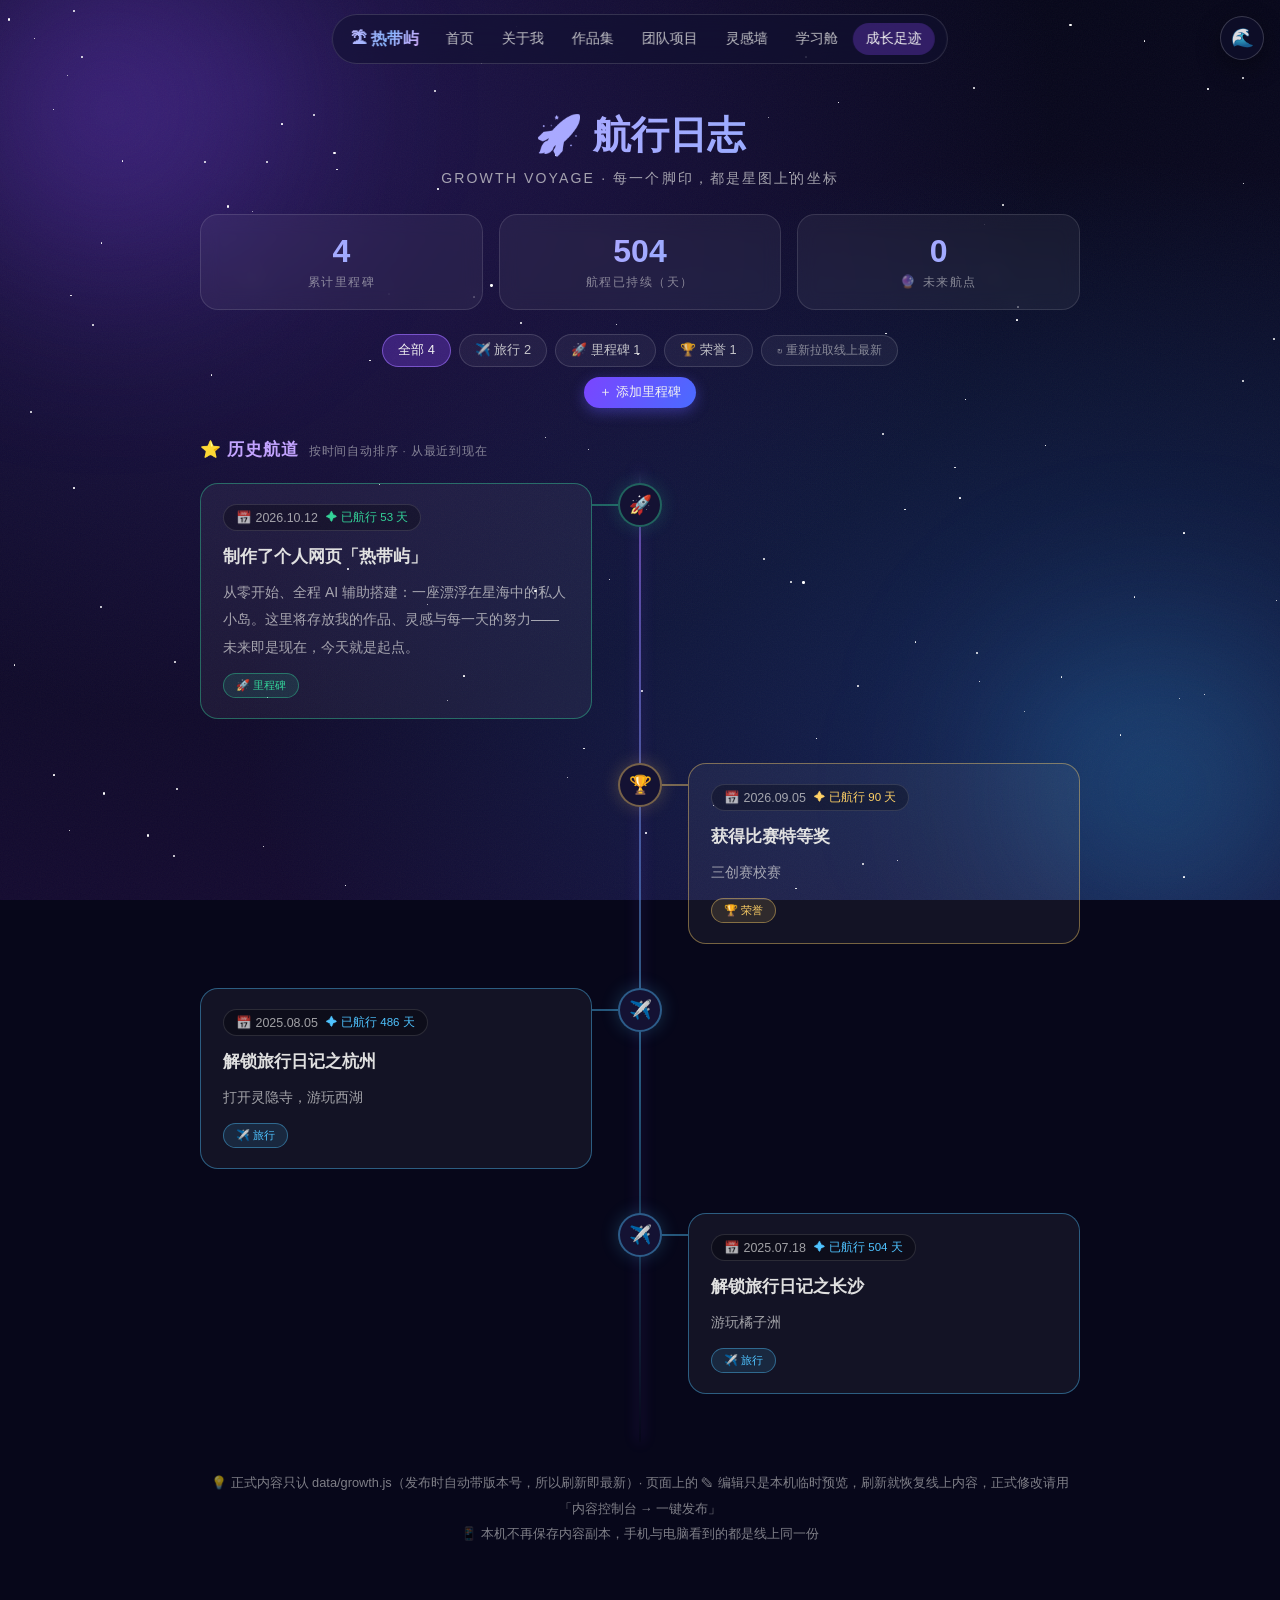
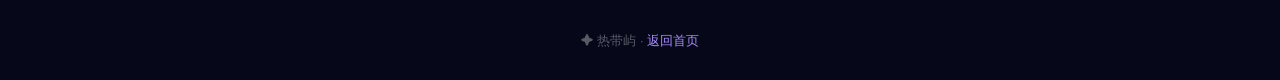
<file: growth.html>
<!DOCTYPE html>
<html lang="zh-CN">
<head>
<meta charset="UTF-8">
<!-- 防闪屏：必须最先同步执行，先把主题定下来再渲染 -->
<script>try{if(localStorage.getItem('isle_theme_v1')==='beach'){document.documentElement.setAttribute('data-theme','beach');}}catch(e){}</script>
<link rel="stylesheet" href="theme.css">
<meta name="viewport" content="width=device-width, initial-scale=1.0">
<title>航行日志 · 热带屿</title>
<style>
*{margin:0;padding:0;box-sizing:border-box}
body{font-family:"PingFang SC","Hiragino Sans GB","Microsoft YaHei",sans-serif;background:var(--bg);color:var(--text);min-height:100vh;overflow-x:hidden}
a{color:inherit;text-decoration:none}
.space{position:fixed;inset:0;z-index:0;overflow:hidden;background:radial-gradient(ellipse at 20% 10%,var(--haze-violet),transparent 55%),radial-gradient(ellipse at 85% 80%,var(--haze-blue),transparent 55%),linear-gradient(180deg,var(--bg),var(--sky-2) 55%,var(--sky-3))}
.star{position:absolute;background:var(--surface-solid);border-radius:50%;animation:tw var(--d,3s) ease-in-out infinite}
@keyframes tw{0%,100%{opacity:.15}50%{opacity:1}}
.nebula{position:absolute;border-radius:50%;filter:blur(90px)}
.n1{width:460px;height:460px;top:-120px;left:-120px;background:radial-gradient(circle,var(--violet-45),transparent 70%)}
.n2{width:420px;height:420px;bottom:-100px;right:-90px;background:radial-gradient(circle,var(--cyan-35),transparent 70%)}
.nav{position:fixed;top:14px;left:50%;transform:translateX(-50%);z-index:60;display:flex;align-items:center;flex-wrap:wrap;justify-content:center;gap:2px;max-width:94vw;padding:8px 12px;border-radius:999px;background:var(--nav-bg);border:1px solid var(--nav-line);backdrop-filter:blur(14px)}
.logo{font-weight:800;font-size:1rem;padding:0 12px 0 6px;background:linear-gradient(120deg,var(--logo-1),var(--logo-2),var(--logo-3));-webkit-background-clip:text;background-clip:text;color:transparent}
.nav a{font-size:.86rem;color:var(--nav-text);padding:7px 13px;border-radius:999px;transition:.25s}
.nav a:hover,.nav a.active{color:var(--text-strong);background:var(--nav-active-bg)}
.wrap{position:relative;z-index:2;max-width:920px;margin:0 auto;padding:110px 20px 50px}
.page-head{text-align:center;margin-bottom:26px}
.page-head h1{font-size:clamp(1.8rem,5vw,2.4rem);background:linear-gradient(120deg,var(--head-grad-1),var(--head-grad-2));-webkit-background-clip:text;background-clip:text;color:transparent}
.page-head p{color:var(--text-dim);font-size:.88rem;margin-top:8px;letter-spacing:.15em}
.stats{display:grid;grid-template-columns:repeat(auto-fit,minmax(150px,1fr));gap:16px;margin-bottom:24px}
.stat{background:var(--surface-1);border:1px solid var(--white-12);border-radius:18px;padding:18px;text-align:center;backdrop-filter:blur(10px);transition:.3s}
.stat:hover{transform:translateY(-4px);border-color:var(--lav-40)}
.stat .v{font-size:2rem;font-weight:800;background:linear-gradient(120deg,var(--head-grad-1),var(--head-grad-2));-webkit-background-clip:text;background-clip:text;color:transparent}
.stat .l{font-size:.78rem;color:var(--text-faint);margin-top:4px;letter-spacing:.12em}
.chips{display:flex;flex-wrap:wrap;gap:8px;justify-content:center;align-items:center;margin-bottom:10px}
.chip2{font-size:.8rem;color:var(--text-mid);background:var(--surface-1);border:1px solid var(--chip2-line);padding:7px 15px;border-radius:999px;cursor:pointer;transition:.25s;font-family:inherit}
.chip2.on{background:var(--violet-30);border-color:var(--lav-60);color:var(--text-strong)}
.addbtn{background:linear-gradient(120deg,var(--accent),var(--accent-2))!important;border:none!important;color:var(--text-strong)!important;box-shadow:0 4px 14px var(--brand-40)}
.addbtn:hover{transform:translateY(-2px)}
.resetbtn{color:var(--text-faint)!important;font-size:.72rem!important}
.resetbtn:hover{color:var(--danger-soft)!important;border-color:var(--danger-45)!important}
.lane-h{display:flex;align-items:baseline;gap:10px;margin:30px 0 8px;font-size:1.05rem;font-weight:700;color:var(--accent-lav);letter-spacing:.05em}
.lane-h small{font-weight:400;font-size:.72rem;color:var(--text-faint)}
.timeline{position:relative;padding:14px 0 4px}
.tl-line{position:absolute;left:50%;top:0;bottom:0;width:2px;transform:translateX(-50%);background:linear-gradient(180deg,var(--lav-00),var(--lav-55) 7%,var(--bright-45) 62%,var(--lav-00));box-shadow:0 0 14px var(--violet-40)}
.tl-item{position:relative;width:50%;padding:0 48px 44px 0;animation:fadeup .6s ease both}
.tl-item.right{margin-left:50%;padding:0 0 44px 48px}
@keyframes fadeup{from{opacity:0;transform:translateY(18px)}to{opacity:1;transform:none}}
.tl-dot{position:absolute;top:0;width:44px;height:44px;border-radius:50%;display:flex;align-items:center;justify-content:center;font-size:1.15rem;background:var(--panel-deep);border:2px solid var(--bd);box-shadow:0 0 18px var(--gl)}
.tl-item:not(.right) .tl-dot{right:-22px}
.tl-item.right .tl-dot{left:-22px}
.tl-item::before{content:"";position:absolute;top:21px;right:22px;width:26px;height:2px;background:var(--bd)}
.tl-item.right::before{right:auto;left:22px}
.tcard{position:relative;background:var(--surface-1);border:1px solid var(--bd);border-radius:18px;padding:20px 22px;backdrop-filter:blur(10px);transition:.3s}
.tcard:hover{transform:translateY(-4px);border-color:var(--c);box-shadow:0 14px 34px var(--gl)}
.ops{position:absolute;top:12px;right:12px;display:flex;gap:6px;opacity:0;transition:.25s;z-index:3}
.tcard:hover .ops,.fcard:hover .ops{opacity:1}
@media(hover:none){.ops{opacity:.75}}
.op{width:28px;height:28px;border-radius:9px;border:1px solid var(--white-18);background:var(--panel);color:var(--text-mid);cursor:pointer;font-size:.78rem;transition:.2s;font-family:inherit;backdrop-filter:blur(4px)}
.op:hover{border-color:var(--accent-soft);color:var(--text-strong)}
.op.danger:hover{border-color:var(--danger-60);color:var(--danger-soft)}
.tdate{display:inline-flex;align-items:center;gap:8px;font-size:.78rem;color:var(--text-dim);background:var(--black-28);border:1px solid var(--white-12);padding:5px 12px;border-radius:999px;margin-bottom:12px}
.tago{color:var(--c);font-size:.72rem}
.tcard h3{font-size:1.08rem;margin-bottom:8px;line-height:1.6}
.tdesc{font-size:.88rem;color:var(--text-dim);line-height:1.95}
.ttype{font-size:.7rem;padding:4px 12px;border-radius:999px;background:var(--bg);border:1px solid var(--bd);color:var(--c);display:inline-block;margin-top:12px}
.fgrid{display:grid;grid-template-columns:repeat(auto-fit,minmax(240px,1fr));gap:16px;padding:10px 0 4px}
.fcard{position:relative;border:1.5px dashed var(--lav-40);border-radius:18px;padding:20px;background:var(--violet-05);transition:.3s;animation:fadeup .6s ease both}
.fcard:hover{border-color:var(--lav-80);background:var(--violet-10);transform:translateY(-3px)}
.cd{display:inline-block;font-size:.72rem;color:var(--c);background:var(--bg);border:1px solid var(--bd);padding:4px 12px;border-radius:999px;margin-bottom:12px}
.fcard h3{font-size:1rem;margin-bottom:8px;line-height:1.6}
.empty{text-align:center;color:var(--text-faint);padding:50px 20px;border:1px dashed var(--white-12);border-radius:16px}
.tip{text-align:center;color:var(--text-faint);font-size:.8rem;margin-top:28px;line-height:2}
.modal{position:fixed;inset:0;z-index:100;background:var(--overlay);backdrop-filter:blur(6px);display:none;align-items:center;justify-content:center;padding:20px}
.modal.open{display:flex}
.mbox{width:min(460px,100%);background:var(--panel-solid);border:1px solid var(--lav-35);border-radius:20px;padding:22px;max-height:88vh;overflow:auto;box-shadow:0 20px 60px var(--black-60)}
.mhead{display:flex;justify-content:space-between;align-items:center;margin-bottom:4px}
.mhead h3{font-size:1.05rem;background:linear-gradient(120deg,var(--head-grad-1),var(--head-grad-2));-webkit-background-clip:text;background-clip:text;color:transparent}
.xbtn{width:30px;height:30px;border-radius:50%;border:none;background:var(--white-08);color:var(--text-strong);cursor:pointer;font-family:inherit}
.mbox label{display:block;font-size:.8rem;color:var(--text-dim);margin:13px 0 6px}
.minput{width:100%;background:var(--input-bg);border:1px solid var(--white-18);border-radius:10px;padding:10px 12px;color:var(--text-strong);font-size:.9rem;font-family:inherit}
.minput:focus{outline:none;border-color:var(--accent-soft);box-shadow:0 0 10px var(--violet-35)}
select.minput option{color:var(--ink-111)}
textarea.minput{resize:vertical;min-height:100px;line-height:1.8}
.ebtns{display:flex;gap:12px;margin-top:20px}
.btn2{padding:12px 26px;border-radius:999px;border:none;cursor:pointer;font-size:.9rem;transition:.3s;font-family:inherit}
.btn2.exp{background:linear-gradient(120deg,var(--accent),var(--accent-2));color:var(--text-strong);box-shadow:0 6px 18px var(--brand-40)}
.btn2.ghost{background:transparent;border:1px solid var(--white-20);color:var(--text-mid)}
.btn2:hover{transform:translateY(-2px)}
#toast{position:fixed;left:50%;bottom:36px;transform:translateX(-50%) translateY(20px);background:var(--toast-bg);border:1px solid var(--lav-50);color:var(--text-strong);padding:12px 26px;border-radius:999px;font-size:.9rem;opacity:0;pointer-events:none;transition:.35s;z-index:200;box-shadow:0 8px 30px var(--black-50);backdrop-filter:blur(8px)}
#toast.show{opacity:1;transform:translateX(-50%) translateY(0)}
footer{position:relative;z-index:2;text-align:center;padding:36px 20px 30px;color:var(--text-ghost);font-size:.8rem}
footer a{color:var(--link-on-dark)}
@media(max-width:680px){
  .tl-line{left:22px;transform:none}
  .tl-item,.tl-item.right{width:100%;margin-left:0;padding:0 0 38px 62px}
  .tl-item:not(.right) .tl-dot,.tl-item.right .tl-dot{left:0;right:auto}
  .tl-item::before,.tl-item.right::before{left:44px;right:auto;width:18px}
}
</style>
</head>
<body>
<div class="space" id="space"><div class="nebula n1"></div><div class="nebula n2"></div>
<div class="sea-scene" aria-hidden="true">
  <div class="beach-sea">
    <div class="beach-flow bf-1"></div>
    <div class="beach-flow bf-2"></div>
    <span class="beach-wave bw-1"></span>
    <span class="beach-wave bw-2"></span>
    <span class="beach-wave bw-3"></span>
  </div>
  <div class="beach-glowpath"></div>
  <div class="beach-horizon"></div>
  <div class="beach-crest bc-1"></div>
  <div class="beach-crest bc-2"></div>
  <div class="beach-sun"></div>
  <div class="beach-cloud bcl-1"></div>
  <div class="beach-cloud bcl-2"></div>
  <div class="beach-cloud bcl-3"></div>
  <div class="beach-palm">
    <svg viewBox="0 0 180 240">
      <path d="M86 238c6-40 10-78 14-110 2-16 4-30 8-44" stroke="#023E8A" stroke-width="6" stroke-linecap="round" fill="none"/>
      <path d="M108 82c-16-14-38-18-56-12 16-10 38-8 54 6z" fill="#023E8A"/>
      <path d="M108 82c8-22 26-34 46-32-18 2-34 14-44 32z" fill="#023E8A"/>
      <path d="M108 82c20-2 42 8 54 26-16-14-38-20-54-16z" fill="#023E8A"/>
      <path d="M108 82c-16-2-32 10-40 26 10-14 26-22 38-18z" fill="#023E8A"/>
      <path d="M108 82c6-16 2-32-8-42 8 14 10 28 4 42z" fill="#023E8A"/>
    </svg>
  </div>
</div>
</div>

<!-- ══════════════════════════════════════════════════════════
     初始内容（种子数据）——「文件轨道」：写在 data/growth.js 里的内容 = 对外公开的底稿
     ▸ 日期格式必须是 "YYYY-MM-DD"（自动排序/航程/倒计时都依赖它）
     ▸ type 类型：里程碑 / 荣誉 / 创作 / 旅行 / 学习 / 其他（决定图标颜色）
     ▸ 未来日期自动进入「未来航道」显示倒计时，到期自动写入历史
     ══════════════════════════════════════════════════════════ -->
<script src="data/growth.js"></script>
<!-- ══════════════ 种子数据结束，以下内容不用动 ══════════════ -->

<nav class="nav">
  <span class="logo">🏝 热带屿</span>
  <a href="index.html">首页</a>
  <a href="about.html">关于我</a>
  <a href="works.html">作品集</a>
  <a href="team.html">团队项目</a>
  <a href="ideas.html">灵感墙</a>
  <a href="tools.html">学习舱</a>
  <a class="active" href="growth.html">成长足迹</a>
</nav>

<!-- 主题切换按钮：宽屏右上角，窄屏右下角（样式在 theme.css） -->
<button class="theme-btn" id="themeBtn" type="button" aria-label="切到热带海" title="切到热带海">🌊</button>

<main class="wrap">
  <div class="page-head">
    <h1>🚀 航行日志</h1>
    <p>GROWTH VOYAGE · 每一个脚印，都是星图上的坐标</p>
  </div>

  <div class="stats">
    <div class="stat"><div class="v" id="st-count">0</div><div class="l">累计里程碑</div></div>
    <div class="stat"><div class="v" id="st-days">0</div><div class="l">航程已持续（天）</div></div>
    <div class="stat"><div class="v" id="st-future">0</div><div class="l">🔮 未来航点</div></div>
  </div>

  <div class="chips" id="chips"></div>
  <div class="chips"><button class="chip2 addbtn" id="addBtn">＋ 添加里程碑</button></div>

  <div class="lane-h">⭐ 历史航道 <small>按时间自动排序 · 从最近到现在</small></div>
  <div class="timeline" id="timeline"><div class="tl-line"></div><div id="tlItems" style="position:relative"></div></div>
  <div class="empty" id="pastEmpty" style="display:none">🌊 历史航道还没有航迹</div>

  <div id="futureZone">
    <div class="lane-h">🔮 未来航道 <small>倒计时归零之日，自动写入历史</small></div>
    <div class="fgrid" id="fgrid"></div>
    <div class="empty" id="futureEmpty" style="display:none">🗺️ 暂无预定航点——点「＋ 添加里程碑」选一个未来日期试试</div>
  </div>

  <p class="tip">💡 正式内容只认 data/growth.js（发布时自动带版本号，所以刷新即最新）· 页面上的 ✎ 编辑只是本机临时预览，刷新就恢复线上内容，正式修改请用「内容控制台 → 一键发布」<br>📱 本机不再保存内容副本，手机与电脑看到的都是线上同一份</p>
</main>

<div class="modal" id="editModal">
  <div class="mbox">
    <div class="mhead"><h3 id="emTitle">✏️ 里程碑</h3><button class="xbtn" id="emClose">✕</button></div>
    <label>日期 *</label>
    <input class="minput" id="efDate" type="date">
    <label>类型</label>
    <select class="minput" id="efType">
      <option>里程碑</option><option>荣誉</option><option>创作</option>
      <option>旅行</option><option>学习</option><option>其他</option>
    </select>
    <label>标题 *</label>
    <input class="minput" id="efTitle" maxlength="60" placeholder="如：获得比赛特等奖">
    <label>描述（选填 · 写下感受与细节）</label>
    <textarea class="minput" id="efDesc"></textarea>
    <div class="ebtns" style="flex-wrap:wrap">
      <button class="btn2 ghost" id="aiBtn" style="display:none">✨ AI 帮我写</button>
      <button class="btn2 exp" id="emSave">✔️ 保存</button>
      <button class="btn2 ghost" id="emCancel">取消</button>
    </div>
  </div>
</div>

<div id="toast"></div>
<footer>✦ 热带屿 · <a href="index.html">返回首页</a></footer>

<script>
/* ================= 数据层：只认线上文件（本机不留正式数据） =================
   ① 首帧：直接渲染 data/growth.js 的内容 —— 发布时会自动打版本戳 ?v=hash，首帧即最新；
   ② 首帧后：再 fetch 一次源站副本（cache:no-store）兜底，版本戳没更新也能百毫秒内校正；
   ③ 页面上的 ✎ 编辑只在本次会话内存生效，刷新即恢复线上内容（正式发布请用内容控制台）。 */
const seedTag=document.querySelector('script[src^="data/growth.js"]');
const SEED_URL=seedTag?seedTag.getAttribute('src').split('?')[0]:'data/growth.js';
const SEED_VER=(function(){
  try{const m=/[?&]v=([^&"']+)/.exec(seedTag?seedTag.getAttribute('src'):'');return m?m[1]:'';}catch(e){return '';}
})();
function sealOf(data){
  const s=JSON.stringify(data);
  let h=5381;
  for(let i=0;i<s.length;i++) h=((h<<5)+h+s.charCodeAt(i))>>>0;
  return s.length.toString(36)+'.'+h.toString(36);
}
let liveSeal=sealOf(typeof MILESTONES_SEED!=='undefined'?MILESTONES_SEED:[]);
/* 从源站文本里取出 JSON 部分（控制台写出的就是严格 JSON） */
function parseSeedText(text){
  try{
    const s=String(text).replace(/^\uFEFF/,'');
    const i=s.indexOf('=');
    if(i<0)return null;
    const arr=/^\s*=\s*\[/.test(s.slice(i));
    const a=s.indexOf(arr?'[':'{',i), b=s.lastIndexOf(arr?']':'}');
    if(a<0||b<=a)return null;
    return JSON.parse(s.slice(a,b+1));
  }catch(e){return null;}
}
const mileKey=m=>String(m&&m.date||'')+'\u0001'+String(m&&m.title||'');
/* 日期+标题视为同一条（文件优先），避免文件更新后出现重复卡片 */
function mergeWithFile(seed,local){
  const out=seed.map(m=>Object.assign({},m));
  const seen=Object.create(null);
  out.forEach(m=>{seen[mileKey(m)]=1;});
  local.forEach(m=>{
    if(!m||typeof m!=='object'||!m.date||!m.title)return;
    const k=mileKey(m);
    if(seen[k])return;
    seen[k]=1;
    out.push({date:m.date,type:m.type||'其他',title:m.title,desc:m.desc||''});
  });
  return out;
}
/* 老版本把正式数据存在浏览器里，现在只认线上文件：顺手清掉遗留副本 */
(function(){
  try{
    localStorage.removeItem('isle_milestones_v1');
    localStorage.removeItem('isle_milestones_v1_seal');
  }catch(e){}
})();
let MILESTONES=JSON.parse(JSON.stringify(MILESTONES_SEED));
function persist(){/* 不落盘：正式数据只认 data/growth.js */}

/* ===== 源站校验 / 手动强同步：绕开静态缓存，部署后刷新即时生效 ===== */
function syncFromServer(force){
  if(typeof fetch!=='function')return;
  let ctrl=null,timer=0;
  try{if(typeof AbortController==='function'){ctrl=new AbortController();timer=setTimeout(()=>ctrl.abort(),6000);}}catch(e){}
  const opt={cache:'no-store'};
  if(ctrl)opt.signal=ctrl.signal;
  let pr;try{pr=fetch(SEED_URL+'?v='+Date.now(),opt);}catch(e){clearTimeout(timer);if(force)toast('⚠️ 拉取失败，请检查网络后重试');return;}
  pr.then(r=>r.ok?r.text():null).then(t=>{
    clearTimeout(timer);
    if(!t){if(force)toast('⚠️ 拉取失败，请检查网络后重试');return;}
    const fresh=parseSeedText(t);
    if(!fresh){if(force)toast('⚠️ 线上数据格式异常，未同步');return;}
    const s=sealOf(fresh);
    if(s===liveSeal){
      if(force)toast('✅ 已是最新版本'+(SEED_VER?'（v='+String(SEED_VER).slice(0,8)+'）':''));
      return;
    }
    const merged=mergeWithFile(fresh,MILESTONES);
    const same=JSON.stringify(merged)===JSON.stringify(MILESTONES);
    liveSeal=s;
    MILESTONES=merged;
    if(!same){render();toast('🔄 已同步文件里的最新内容');}
    else if(force){toast('✅ 已是最新版本');}
  }).catch(()=>{clearTimeout(timer);if(force)toast('⚠️ 拉取失败，请检查网络后重试');});
}
window.addEventListener('pageshow',e=>{if(e.persisted)syncFromServer();});

const TYPES={
 '荣誉':{ico:'🏆',c:'#ffd166',bg:'rgba(255,209,102,.12)',bd:'rgba(255,209,102,.42)',gl:'rgba(255,209,102,.22)'},
 '创作':{ico:'💻',c:'#a78bfa',bg:'rgba(167,139,250,.14)',bd:'rgba(167,139,250,.45)',gl:'rgba(139,92,246,.25)'},
 '旅行':{ico:'✈️',c:'#4fc3ff',bg:'rgba(79,195,255,.12)',bd:'rgba(79,195,255,.42)',gl:'rgba(79,195,255,.22)'},
 '学习':{ico:'📚',c:'#f0abfc',bg:'rgba(240,171,252,.12)',bd:'rgba(240,171,252,.42)',gl:'rgba(240,171,252,.2)'},
 '里程碑':{ico:'🚀',c:'#34d399',bg:'rgba(52,211,153,.12)',bd:'rgba(52,211,153,.42)',gl:'rgba(52,211,153,.2)'},
 '其他':{ico:'✨',c:'#c4b5fd',bg:'rgba(196,181,253,.12)',bd:'rgba(196,181,253,.4)',gl:'rgba(196,181,253,.2)'}
};
let filter='全部';
const $=i=>document.getElementById(i);
const esc=s=>String(s??'').replace(/[<>&"]/g,c=>({'<':'&lt;','>':'&gt;','&':'&amp;','"':'&quot;'}[c]));
const parseD=s=>{const p=s.split('-').map(Number);return new Date(p[0],p[1]-1,p[2]);};
const fmtD=s=>{const p=s.split('-').map(Number);return p[0]+'.'+String(p[1]).padStart(2,'0')+'.'+String(p[2]).padStart(2,'0');};
const today0=()=>{const d=new Date();return new Date(d.getFullYear(),d.getMonth(),d.getDate());};
const T=m=>TYPES[m.type]||TYPES['其他'];

function render(){
  const today=today0();
  const past=MILESTONES.filter(m=>parseD(m.date)<=today).sort((a,b)=>b.date.localeCompare(a.date));
  const future=MILESTONES.filter(m=>parseD(m.date)>today).sort((a,b)=>a.date.localeCompare(b.date));
  const inF=m=>filter==='全部'||m.type===filter;

  $('st-count').textContent=past.length;
  $('st-future').textContent=future.length;
  if(past.length){
    const earliest=past[past.length-1];
    $('st-days').textContent=Math.max(1,Math.round((today-parseD(earliest.date))/864e5));
  }else $('st-days').textContent=0;

  const cnt={};
  MILESTONES.forEach(m=>cnt[m.type]=(cnt[m.type]||0)+1);
  $('chips').innerHTML=`<button class="chip2${filter==='全部'?' on':''}" data-t="全部">全部 ${MILESTONES.length}</button>`
    +Object.keys(cnt).sort((a,b)=>cnt[b]-cnt[a]).map(t=>`<button class="chip2${t===filter?' on':''}" data-t="${esc(t)}">${T({type:t}).ico} ${esc(t)} ${cnt[t]}</button>`).join('')
    +`<button class="chip2 resetbtn" id="resetBtn" title="立即从线上拉取最新内容（绕开所有缓存）">↻ 重新拉取线上最新</button>`;
  document.querySelectorAll('.chip2[data-t]').forEach(b=>b.onclick=()=>{filter=b.dataset.t;render();});
  $('resetBtn').onclick=()=>{
    if(confirm('重新从线上拉取最新内容？\n\n页面上的临时编辑会被线上内容替换（正式数据以 data/growth.js 为准）。')){
      syncFromServer(true);
    }
  };

  const plist=past.filter(inF);
  $('pastEmpty').style.display=plist.length?'none':'block';
  $('tlItems').innerHTML=plist.map((m,i)=>{
    const t=T(m),gi=MILESTONES.indexOf(m);
    const days=Math.round((today-parseD(m.date))/864e5);
    const ago=days===0?'✦ 今天':days===1?'✦ 昨天':'✦ 已航行 '+days+' 天';
    return `<div class="tl-item${i%2?' right':''}" style="--c:${t.c};--bg:${t.bg};--bd:${t.bd};--gl:${t.gl};animation-delay:${Math.min(i*90,540)}ms">
      <div class="tl-dot">${t.ico}</div>
      <div class="tcard">
        <div class="ops">
          <button class="op" data-edit="${gi}" title="编辑">✎</button>
          <button class="op danger" data-del="${gi}" title="删除">🗑</button>
        </div>
        <span class="tdate">📅 ${fmtD(m.date)} <span class="tago">${ago}</span></span>
        <h3>${esc(m.title)}</h3>
        ${m.desc?`<p class="tdesc">${esc(m.desc).replace(/\n/g,'<br>')}</p>`:''}
        <span class="ttype">${t.ico} ${esc(m.type)}</span>
      </div>
    </div>`;
  }).join('');

  const flist=future.filter(inF);
  $('futureZone').style.display=future.length||flist.length?'block':'none';
  $('futureEmpty').style.display=flist.length?'none':'block';
  $('fgrid').innerHTML=flist.map((m,i)=>{
    const t=T(m),gi=MILESTONES.indexOf(m);
    const days=Math.ceil((parseD(m.date)-today)/864e5);
    return `<div class="fcard" style="--c:${t.c};--bg:${t.bg};--bd:${t.bd}">
      <div class="ops">
        <button class="op" data-edit="${gi}" title="编辑">✎</button>
        <button class="op danger" data-del="${gi}" title="删除">🗑</button>
      </div>
      <span class="cd">⏳ 倒计时 ${days} 天</span>
      <h3>${t.ico} ${esc(m.title)}</h3>
      ${m.desc?`<p class="tdesc">${esc(m.desc).replace(/\n/g,'<br>')}</p>`:''}
      <span class="ttype" style="--c:${t.c};--bg:${t.bg};--bd:${t.bd}">📅 ${fmtD(m.date)} · ${esc(m.type)}</span>
    </div>`;
  }).join('');

  document.querySelectorAll('[data-edit]').forEach(b=>b.onclick=()=>openEdit(Number(b.dataset.edit)));
  document.querySelectorAll('[data-del]').forEach(b=>b.onclick=()=>delMile(Number(b.dataset.del)));
}

/* ================= 编辑弹窗 ================= */
let editIdx=-1;
function openModal(){$('editModal').classList.add('open');}
function closeModal(){$('editModal').classList.remove('open');editIdx=-1;}

/* ===== ✨ AI 帮我写：联网才显示，只往输入框填字，不自动保存 ===== */
const AI_URL='https://isle-ai-d6gdm9o8ya1aa2b0c-1492115002.ap-shanghai.app.tcloudbase.com/ai';
function aiReady(){const b=$('aiBtn');if(b)b.style.display=navigator.onLine?'':'none';}
async function aiAsk(prompt,system){
  const ctrl=new AbortController(),timer=setTimeout(()=>ctrl.abort(),15000);
  try{
    const r=await fetch(AI_URL,{method:'POST',signal:ctrl.signal,
      headers:{'Content-Type':'application/json'},
      body:JSON.stringify({prompt:prompt,system:system,max_tokens:500})});
    if(!r.ok)throw new Error('HTTP '+r.status);
    const d=await r.json();
    if(!d||!d.text)throw new Error('empty');
    return d.text;
  }finally{clearTimeout(timer);}
}
function aiJson(text){
  try{
    const s=String(text).replace(/```json/gi,'').replace(/```/g,'').trim();
    const a=s.indexOf('{'),b=s.lastIndexOf('}');
    if(a<0||b<0)return null;
    return JSON.parse(s.slice(a,b+1));
  }catch(e){return null;}
}
$('aiBtn').onclick=async()=>{
  const src=$('efDesc').value.trim()||$('efTitle').value.trim();
  if(!src){toast('先在「描述」里写一句话，再让 AI 帮你整理');return;}
  const btn=$('aiBtn'),label=btn.textContent;
  btn.disabled=true;btn.textContent='生成中…';
  try{
    const t=await aiAsk(
      '我的流水账：'+src+'\n请整理成一条成长里程碑，只返回 JSON：{"date":"YYYY-MM-DD 或空字符串","type":"里程碑|荣誉|创作|旅行|学习|其他 中选一个","title":"不超过25字","desc":"40到80字"}',
      '你是个人网站「热带屿」成长足迹的写作助手。语言克制真诚、有画面感，不编造我没提过的事实。只输出 JSON，不要解释。');
    const o=aiJson(t);
    if(o){
      const types=['里程碑','荣誉','创作','旅行','学习','其他'];
      if(!$('efDate').value&&/^\d{4}-\d{2}-\d{2}$/.test(String(o.date||'')))$('efDate').value=o.date;
      if(types.indexOf(o.type)>=0)$('efType').value=o.type;
      if(o.title)$('efTitle').value=String(o.title).slice(0,60);
      if(o.desc)$('efDesc').value=String(o.desc);
      toast('✨ 已填好，看完记得点保存');
    }else{
      $('efDesc').value=t;toast('✨ 已填入描述，可自行调整');
    }
  }catch(e){
    toast(navigator.onLine?'AI 暂时不可用，请稍后再试':'当前离线，AI 功能不可用');
  }finally{
    btn.disabled=false;btn.textContent=label;
  }
};
window.addEventListener('online',aiReady);
window.addEventListener('offline',aiReady);
aiReady();

function openAdd(){
  editIdx=-1;
  $('emTitle').textContent='✏️ 新增里程碑';
  $('efDate').value='';$('efType').value='里程碑';$('efTitle').value='';$('efDesc').value='';
  openModal();setTimeout(()=>$('efDate').focus(),60);
}
function openEdit(i){
  const m=MILESTONES[i];if(!m)return;editIdx=i;
  $('emTitle').textContent='✏️ 编辑里程碑';
  $('efDate').value=m.date;$('efType').value=m.type;
  $('efTitle').value=m.title;$('efDesc').value=m.desc||'';
  openModal();
}
$('emSave').onclick=()=>{
  const date=$('efDate').value,title=$('efTitle').value.trim();
  if(!date){toast('请先选择日期');return;}
  if(!title){toast('标题还没写哦');return;}
  const item={date,type:$('efType').value,title,desc:$('efDesc').value.trim()};
  if(editIdx<0){MILESTONES.push(item);toast('🚀 已加入本机预览（刷新恢复线上内容）');}
  else{MILESTONES[editIdx]=item;toast('✅ 已更新（仅本机预览）');}
  persist();closeModal();render();
};
$('emCancel').onclick=closeModal;
$('emClose').onclick=closeModal;
$('editModal').onclick=e=>{if(e.target===$('editModal'))closeModal();};
$('addBtn').onclick=openAdd;
document.addEventListener('keydown',e=>{if(e.key==='Escape')closeModal();});
function delMile(i){
  const m=MILESTONES[i];if(!m)return;
  if(confirm('删除里程碑「'+m.title+'」？')){
    MILESTONES.splice(i,1);persist();render();toast('🗑️ 已删除（仅本机预览）');
  }
}

/* ================= 轻提示 ================= */
let toastTimer;
function toast(msg){
  const t=$('toast');t.textContent=msg;t.classList.add('show');
  clearTimeout(toastTimer);toastTimer=setTimeout(()=>t.classList.remove('show'),2200);
}

const sp=document.getElementById('space');
for(let i=0;i<110;i++){const s=document.createElement('div');s.className='star';
const z=Math.random()*1.8+.6;s.style.width=s.style.height=z+'px';
s.style.left=Math.random()*100+'%';s.style.top=Math.random()*100+'%';
s.style.setProperty('--d',(Math.random()*4+2)+'s');s.style.animationDelay=Math.random()*5+'s';
sp.appendChild(s);}
render();
syncFromServer();
</script>
<script>
/* ===== 主题切换：星空屿 ⇄ 热带海（存 isle_theme_v1） ===== */
(function(){
  var root=document.documentElement, KEY='isle_theme_v1';
  var btn=document.getElementById('themeBtn');
  if(!btn) return;
  function isBeach(){ return root.getAttribute('data-theme')==='beach'; }
  function paint(){
    if(isBeach()){ btn.textContent='✨'; btn.title='切回星空屿'; btn.setAttribute('aria-label','切回星空屿'); }
    else{ btn.textContent='🌊'; btn.title='切到热带海'; btn.setAttribute('aria-label','切到热带海'); }
  }
  btn.addEventListener('click',function(){
    if(isBeach()){
      root.removeAttribute('data-theme');
      try{ localStorage.setItem(KEY,'star'); }catch(e){}
    }else{
      root.setAttribute('data-theme','beach');
      try{ localStorage.setItem(KEY,'beach'); }catch(e){}
    }
    paint();
  });
  paint();
})();
</script>
</body>
</html>
</file>
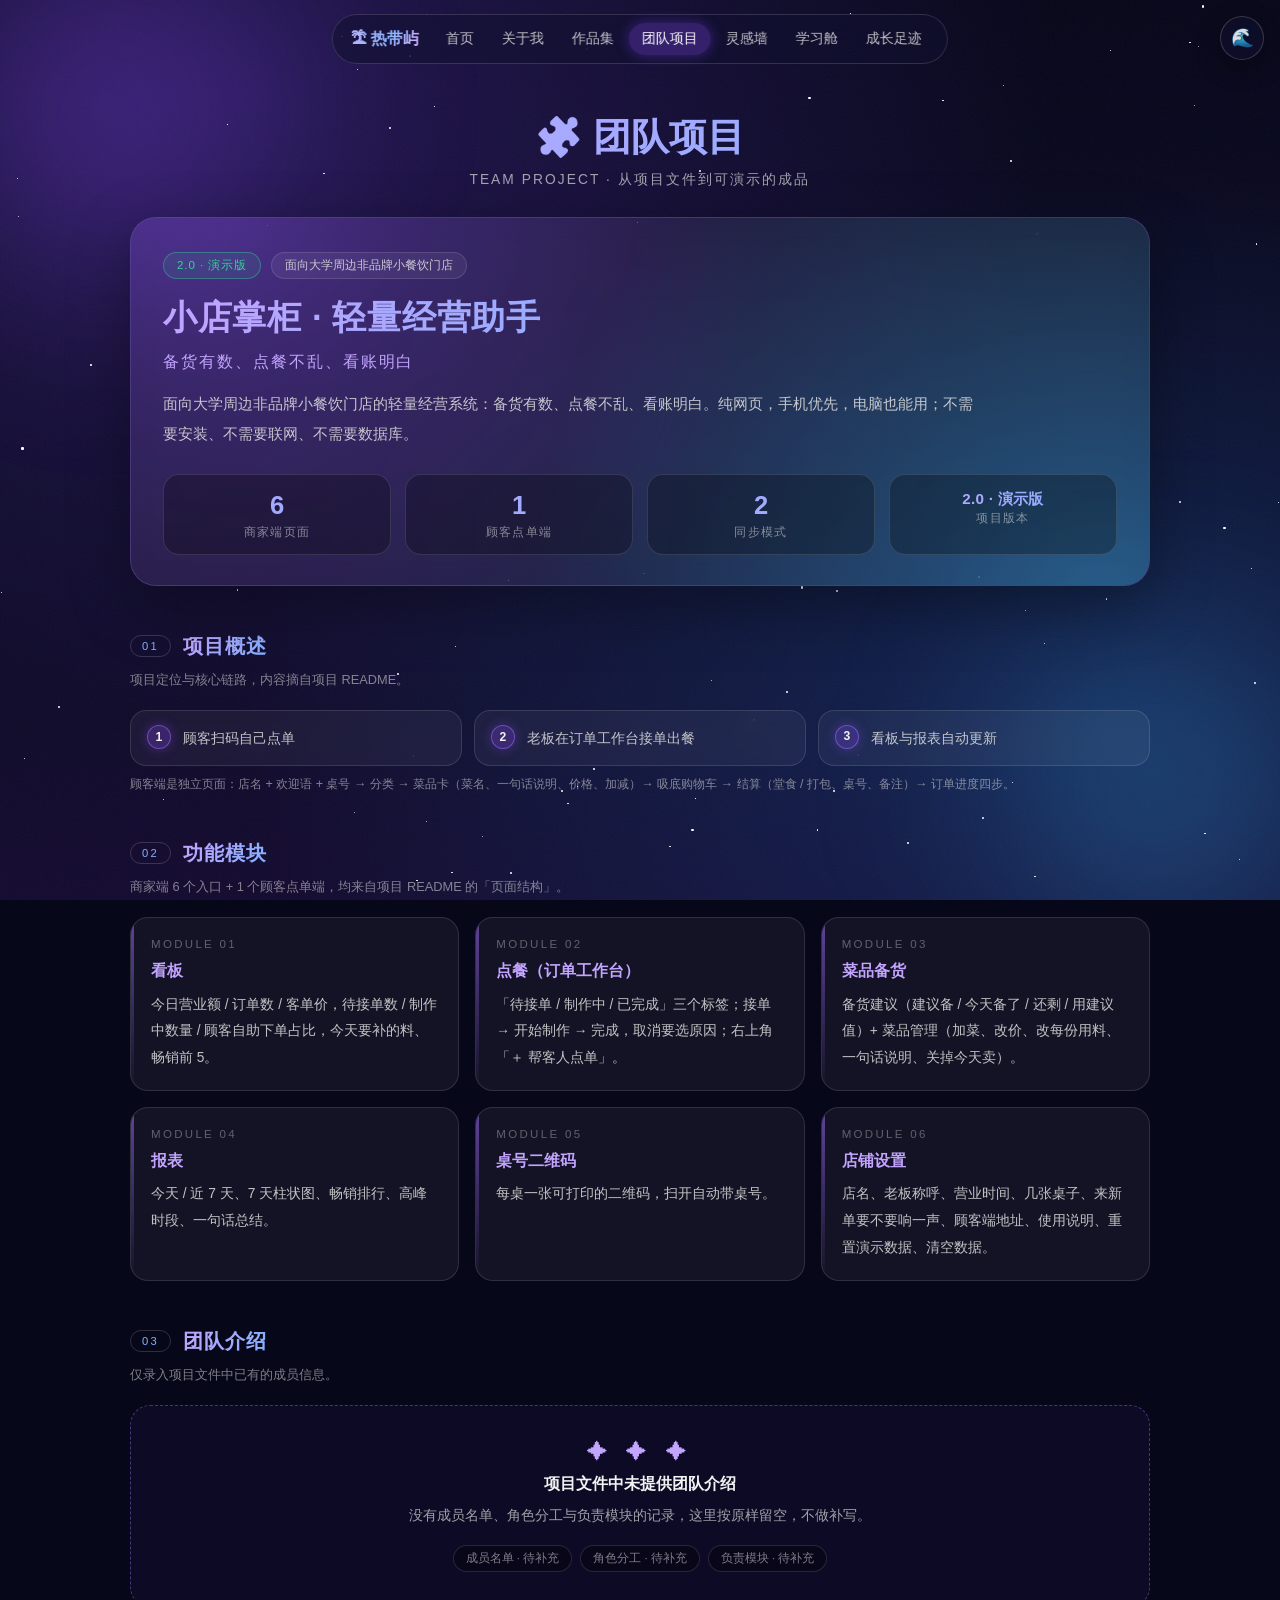
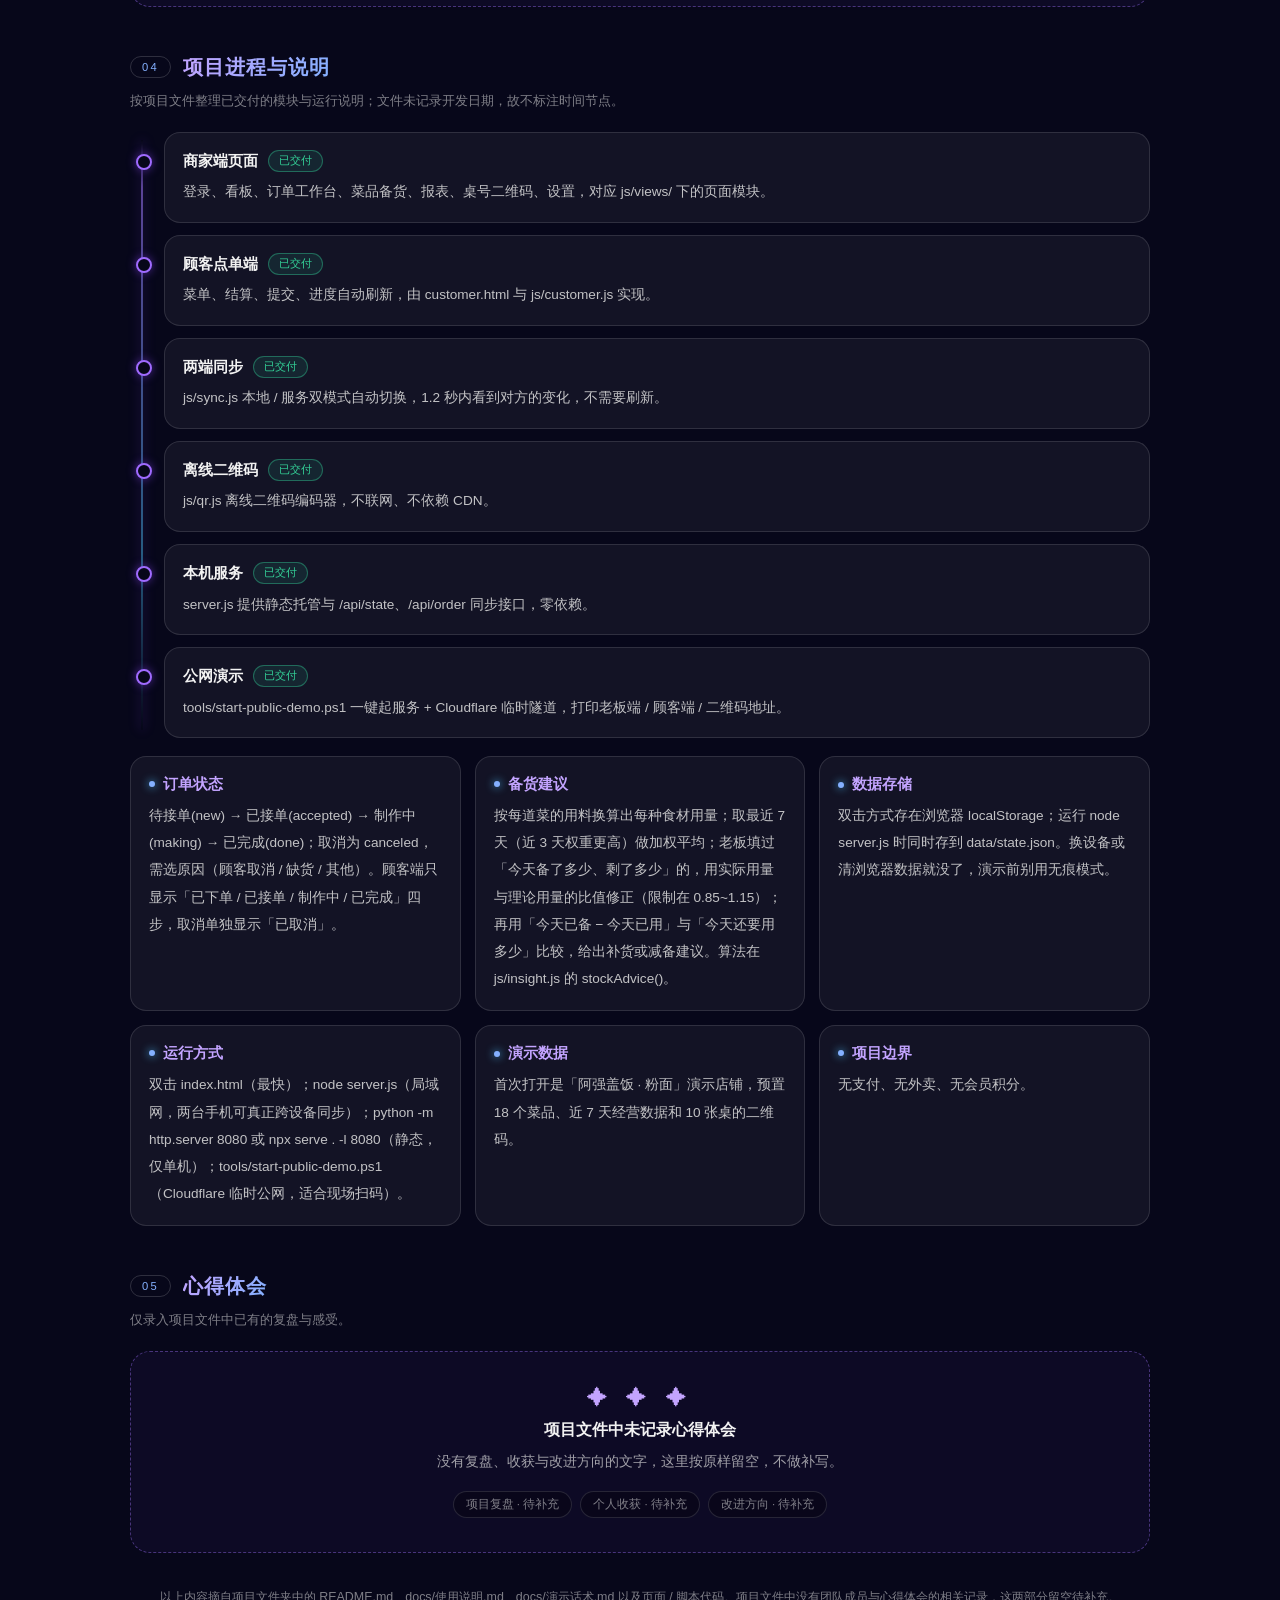
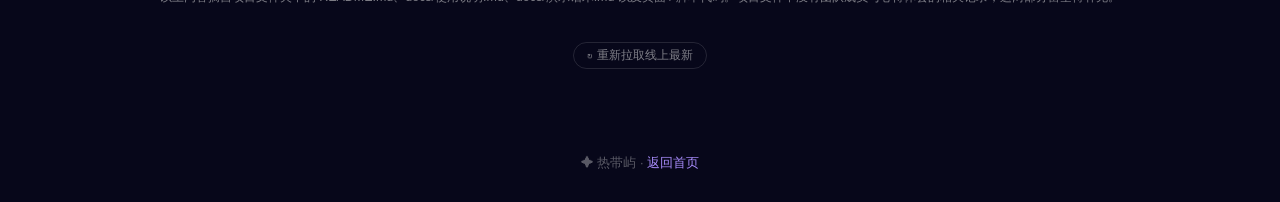
<file: team.html>
<!DOCTYPE html>
<html lang="zh-CN">
<head>
<meta charset="UTF-8">
<!-- 防闪屏：必须最先同步执行，先把主题定下来再渲染 -->
<script>try{if(localStorage.getItem('isle_theme_v1')==='beach'){document.documentElement.setAttribute('data-theme','beach');}}catch(e){}</script>
<link rel="stylesheet" href="theme.css">
<meta name="viewport" content="width=device-width, initial-scale=1.0">
<title>团队项目 · 热带屿</title>
<link rel="icon" href="data:image/svg+xml,<svg xmlns='http://www.w3.org/2000/svg' viewBox='0 0 100 100'><text y='.9em' font-size='90'>🏝️</text></svg>">
<style>
*{margin:0;padding:0;box-sizing:border-box}
body{font-family:"PingFang SC","Hiragino Sans GB","Microsoft YaHei",sans-serif;background:var(--bg);color:var(--text);min-height:100vh;overflow-x:hidden;animation:pagein .8s ease both}
@keyframes pagein{from{opacity:0}to{opacity:1}}
a{color:inherit;text-decoration:none}
.space{position:fixed;inset:0;z-index:0;overflow:hidden;background:radial-gradient(ellipse at 20% 10%,var(--haze-violet),transparent 55%),radial-gradient(ellipse at 85% 80%,var(--haze-blue),transparent 55%),linear-gradient(180deg,var(--bg),var(--sky-2) 55%,var(--sky-3))}
.star{position:absolute;background:var(--star);border-radius:50%;animation:tw var(--d,3s) ease-in-out infinite}
@keyframes tw{0%,100%{opacity:.15}50%{opacity:1}}
.nebula{position:absolute;border-radius:50%;filter:blur(90px)}
.n1{width:460px;height:460px;top:-120px;left:-120px;background:radial-gradient(circle,var(--neb-violet),transparent 70%)}
.n2{width:420px;height:420px;bottom:-100px;right:-90px;background:radial-gradient(circle,var(--neb-blue),transparent 70%)}

.nav{position:fixed;top:14px;left:50%;transform:translateX(-50%);z-index:60;display:flex;align-items:center;flex-wrap:wrap;justify-content:center;gap:2px;max-width:94vw;padding:8px 12px;border-radius:999px;background:var(--nav-bg);border:1px solid var(--nav-line);backdrop-filter:blur(14px);-webkit-backdrop-filter:blur(14px)}
.logo{font-weight:800;font-size:1rem;padding:0 12px 0 6px;white-space:nowrap;background:linear-gradient(120deg,var(--logo-1),var(--logo-2),var(--logo-3));-webkit-background-clip:text;background-clip:text;color:transparent}
.nav a{font-size:.86rem;color:var(--nav-text);padding:7px 13px;border-radius:999px;transition:.25s;white-space:nowrap}
.nav a:hover,.nav a.active{color:var(--nav-text-active);background:var(--nav-active-bg);box-shadow:0 0 14px var(--nav-active-glow)}

.wrap{position:relative;z-index:2;max-width:1060px;margin:0 auto;padding:112px 20px 50px}
.page-head{text-align:center;margin-bottom:28px}
.page-head h1{font-size:clamp(1.8rem,5vw,2.4rem);background:linear-gradient(120deg,var(--head-grad-1),var(--head-grad-2));-webkit-background-clip:text;background-clip:text;color:transparent}
.page-head p{color:var(--text-dim);font-size:.86rem;margin-top:8px;letter-spacing:.15em}

/* ── 项目主卡 ── */
.proj{position:relative;overflow:hidden;border-radius:26px;padding:34px 32px 30px;background:var(--surface-1);border:1px solid var(--lav-30);backdrop-filter:blur(12px);-webkit-backdrop-filter:blur(12px);box-shadow:0 20px 60px var(--black-35);animation:fadeup .7s ease both}
.proj::before{content:"";position:absolute;inset:0;pointer-events:none;background:radial-gradient(circle at 10% 0%,var(--violet-25),transparent 55%),radial-gradient(circle at 95% 100%,var(--cyan-30),transparent 55%)}
.proj>*{position:relative}
@keyframes fadeup{from{opacity:0;transform:translateY(18px)}to{opacity:1;transform:none}}
.ptop{display:flex;flex-wrap:wrap;align-items:center;gap:10px;margin-bottom:14px}
.pver{font-size:.72rem;letter-spacing:.08em;color:var(--ok);background:var(--ok-bg);border:1px solid var(--ok-line);padding:5px 13px;border-radius:999px}
.paud{font-size:.72rem;color:var(--text-mid);background:var(--white-06);border:1px solid var(--white-12);padding:5px 13px;border-radius:999px}
.pname{font-size:clamp(1.5rem,4vw,2.15rem);font-weight:800;letter-spacing:.02em;line-height:1.4;background:linear-gradient(120deg,var(--head-grad-1),var(--head-grad-2) 60%,var(--title-3));-webkit-background-clip:text;background-clip:text;color:transparent}
.ptag{margin-top:10px;font-size:1.02rem;color:var(--accent-lav);letter-spacing:.12em}
.psum{margin-top:16px;font-size:.92rem;color:var(--text-mid);line-height:2.05;max-width:820px}
.stats{display:grid;grid-template-columns:repeat(auto-fit,minmax(140px,1fr));gap:14px;margin-top:24px}
.stat{background:var(--black-28);border:1px solid var(--white-12);border-radius:16px;padding:14px 16px;text-align:center}
.stat .v{font-size:1.6rem;font-weight:800;line-height:1.3;background:linear-gradient(120deg,var(--head-grad-1),var(--head-grad-2));-webkit-background-clip:text;background-clip:text;color:transparent}
.stat .v.sm{font-size:.95rem;letter-spacing:.02em}
.stat .l{font-size:.72rem;color:var(--text-faint);margin-top:3px;letter-spacing:.12em}

/* ── 区块 ── */
.sec{margin-top:46px}
.sec-h{display:flex;align-items:center;gap:12px;flex-wrap:wrap}
.sec-h .num{font-size:.7rem;letter-spacing:.2em;color:var(--accent-blue);border:1px solid var(--white-16);padding:4px 11px;border-radius:999px}
.sec-h h2{font-size:1.28rem;letter-spacing:.05em}
.sec-h h2 span{background:linear-gradient(120deg,var(--head-grad-1),var(--head-grad-2));-webkit-background-clip:text;background-clip:text;color:transparent}
.sec-sub{color:var(--text-faint);font-size:.8rem;line-height:1.9;margin:8px 0 18px;max-width:760px}

.flow{display:flex;flex-wrap:wrap;gap:12px}
.step{flex:1 1 200px;display:flex;align-items:flex-start;gap:12px;background:var(--surface-1);border:1px solid var(--white-12);border-radius:16px;padding:14px 16px;font-size:.88rem;line-height:1.85;color:var(--text-mid);backdrop-filter:blur(8px)}
.step .snum{flex:0 0 24px;height:24px;border-radius:50%;display:flex;align-items:center;justify-content:center;font-size:.76rem;font-weight:700;color:var(--text-strong);background:var(--violet-25);border:1px solid var(--lav-50);box-shadow:0 0 12px var(--violet-35)}
.flow-note{font-size:.78rem;color:var(--text-faint);margin-top:10px}

.fgrid{display:grid;grid-template-columns:repeat(auto-fit,minmax(280px,1fr));gap:16px}
.fcard{position:relative;background:var(--surface-1);border:1px solid var(--white-12);border-radius:18px;padding:20px 20px 18px;backdrop-filter:blur(10px);transition:.3s;overflow:hidden}
.fcard::after{content:"";position:absolute;left:0;top:0;width:3px;height:100%;background:linear-gradient(180deg,var(--accent-soft),transparent);opacity:.55}
.fcard:hover{transform:translateY(-4px);border-color:var(--lav-40);box-shadow:0 14px 34px var(--black-35)}
.fnum{display:block;font-size:.72rem;letter-spacing:.2em;color:var(--text-ghost);margin-bottom:8px}
.fcard h3{font-size:.98rem;color:var(--accent-lav);margin-bottom:8px;line-height:1.6}
.fcard p{font-size:.86rem;color:var(--text-mid);line-height:1.95}

/* ── 进程时间线 ── */
.timeline{position:relative;padding-left:34px}
.timeline::before{content:"";position:absolute;left:11px;top:8px;bottom:8px;width:2px;background:linear-gradient(180deg,var(--lav-00),var(--lav-55) 8%,var(--bright-45) 70%,var(--lav-00));box-shadow:0 0 12px var(--violet-40)}
.titem{position:relative;background:var(--surface-1);border:1px solid var(--white-12);border-radius:16px;padding:16px 18px;margin-bottom:12px;backdrop-filter:blur(8px);transition:.3s}
.titem:hover{border-color:var(--lav-40);transform:translateX(3px)}
.titem::before{content:"";position:absolute;left:-29px;top:21px;width:12px;height:12px;border-radius:50%;background:var(--bg);border:2px solid var(--accent-soft);box-shadow:0 0 10px var(--violet-50)}
.titem .thead{display:flex;align-items:center;gap:10px;flex-wrap:wrap;margin-bottom:6px}
.titem h3{font-size:.96rem;color:var(--text-strong);line-height:1.6}
.tst{font-size:.68rem;color:var(--ok);background:var(--ok-bg);border:1px solid var(--ok-line);padding:3px 10px;border-radius:999px}
.titem p{font-size:.85rem;color:var(--text-mid);line-height:1.95}

.ngrid{display:grid;grid-template-columns:repeat(auto-fit,minmax(300px,1fr));gap:14px}
.ncard{background:var(--surface-1);border:1px solid var(--white-12);border-radius:16px;padding:18px;backdrop-filter:blur(8px)}
.ncard h3{display:flex;align-items:center;gap:8px;font-size:.92rem;color:var(--accent-lav);margin-bottom:8px}
.ncard h3::before{content:"";width:6px;height:6px;border-radius:50%;background:var(--accent-blue);box-shadow:0 0 8px var(--bright)}
.ncard p{font-size:.85rem;color:var(--text-mid);line-height:2}

/* ── 空态 ── */
.empty{border:1px dashed var(--lav-40);background:var(--violet-05);border-radius:20px;padding:34px 24px;text-align:center}
.empty .mk{font-size:1.3rem;color:var(--accent-lav);letter-spacing:.3em;margin-bottom:10px}
.empty h3{font-size:1rem;color:var(--text-strong);margin-bottom:8px}
.empty p{font-size:.85rem;color:var(--text-dim);line-height:1.95;max-width:560px;margin:0 auto}
.empty .tags{display:flex;flex-wrap:wrap;gap:8px;justify-content:center;margin-top:16px}
.empty .tag{font-size:.72rem;color:var(--text-faint);border:1px solid var(--white-12);background:var(--black-28);padding:5px 12px;border-radius:999px}

/* ── 成员卡 ── */
.mgrid{display:grid;grid-template-columns:repeat(auto-fit,minmax(240px,1fr));gap:14px}
.mcard{background:var(--surface-1);border:1px solid var(--lav-30);border-radius:18px;padding:18px;backdrop-filter:blur(8px)}
.mcard .mname{font-size:1rem;font-weight:700;color:var(--text-strong);margin-bottom:6px}
.mcard .mrole{display:inline-block;font-size:.7rem;color:var(--accent-blue);background:var(--bright-10);border:1px solid var(--bright-22);padding:3px 10px;border-radius:999px;margin-bottom:10px}
.mcard p{font-size:.84rem;color:var(--text-mid);line-height:1.9}

/* ── 心得卡 ── */
.tgrid{display:grid;grid-template-columns:repeat(auto-fit,minmax(300px,1fr));gap:14px}
.tk{background:var(--surface-1);border:1px solid var(--white-12);border-radius:16px;padding:20px;font-size:.87rem;line-height:2;color:var(--text-mid);backdrop-filter:blur(8px)}
.tk b{display:block;font-size:.92rem;color:var(--accent-lav);margin-bottom:8px}

.tip{text-align:center;color:var(--text-faint);font-size:.78rem;margin-top:32px;line-height:2}
.tip button{font-family:inherit;font-size:.72rem;color:var(--text-faint);background:none;border:1px solid var(--white-12);border-radius:999px;padding:5px 13px;cursor:pointer;transition:.25s}
.tip button:hover{color:var(--text-strong);border-color:var(--lav-50)}
footer{position:relative;z-index:2;text-align:center;padding:36px 20px 30px;color:var(--text-ghost);font-size:.8rem}
footer a{color:var(--link-on-dark)}

#toast{position:fixed;left:50%;bottom:36px;transform:translateX(-50%) translateY(20px);background:var(--toast-bg);border:1px solid var(--lav-50);color:var(--toast-text);padding:12px 26px;border-radius:999px;font-size:.9rem;opacity:0;pointer-events:none;transition:.35s;z-index:200;box-shadow:0 8px 30px var(--black-50);backdrop-filter:blur(8px)}
#toast.show{opacity:1;transform:translateX(-50%) translateY(0)}

@media(max-width:640px){
  .proj{padding:26px 20px 22px;border-radius:20px}
  .psum{font-size:.88rem}
  .stats{grid-template-columns:repeat(2,1fr);gap:10px}
  .timeline{padding-left:26px}
  .timeline::before{left:6px}
  .titem::before{left:-27px}
  .titem{padding:14px 15px}
}
@media (prefers-reduced-motion:reduce){
  *{animation:none!important;transition:none!important}
}
</style>
</head>
<body>
<div class="space" id="space"><div class="nebula n1"></div><div class="nebula n2"></div>
<div class="sea-scene" aria-hidden="true">
  <div class="beach-sea">
    <div class="beach-flow bf-1"></div>
    <div class="beach-flow bf-2"></div>
    <span class="beach-wave bw-1"></span>
    <span class="beach-wave bw-2"></span>
    <span class="beach-wave bw-3"></span>
  </div>
  <div class="beach-glowpath"></div>
  <div class="beach-horizon"></div>
  <div class="beach-crest bc-1"></div>
  <div class="beach-crest bc-2"></div>
  <div class="beach-sun"></div>
  <div class="beach-cloud bcl-1"></div>
  <div class="beach-cloud bcl-2"></div>
  <div class="beach-cloud bcl-3"></div>
  <div class="beach-palm">
    <svg viewBox="0 0 180 240">
      <path d="M86 238c6-40 10-78 14-110 2-16 4-30 8-44" stroke="#023E8A" stroke-width="6" stroke-linecap="round" fill="none"/>
      <path d="M108 82c-16-14-38-18-56-12 16-10 38-8 54 6z" fill="#023E8A"/>
      <path d="M108 82c8-22 26-34 46-32-18 2-34 14-44 32z" fill="#023E8A"/>
      <path d="M108 82c20-2 42 8 54 26-16-14-38-20-54-16z" fill="#023E8A"/>
      <path d="M108 82c-16-2-32 10-40 26 10-14 26-22 38-18z" fill="#023E8A"/>
      <path d="M108 82c6-16 2-32-8-42 8 14 10 28 4 42z" fill="#023E8A"/>
    </svg>
  </div>
</div>
</div>

<!-- ══════════════════════════════════════════════════════════
     内容来源：项目文件夹（README.md / docs/使用说明.md / docs/演示话术.md）
     ▸ 只录入项目文件里已有的内容；团队介绍与心得体会文件里没有，保持空态，不代写
     ▸ 编辑入口：内容控制台 admin.html → data/team.js → 一键发布
     ══════════════════════════════════════════════════════════ -->
<script src="data/team.js"></script>

<nav class="nav">
  <span class="logo">🏝 热带屿</span>
  <a href="index.html">首页</a>
  <a href="about.html">关于我</a>
  <a href="works.html">作品集</a>
  <a class="active" href="team.html">团队项目</a>
  <a href="ideas.html">灵感墙</a>
  <a href="tools.html">学习舱</a>
  <a href="growth.html">成长足迹</a>
</nav>

<!-- 主题切换按钮：宽屏右上角，窄屏右下角（样式在 theme.css） -->
<button class="theme-btn" id="themeBtn" type="button" aria-label="切到热带海" title="切到热带海">🌊</button>

<main class="wrap">
  <div class="page-head">
    <h1>🧩 团队项目</h1>
    <p>TEAM PROJECT · 从项目文件到可演示的成品</p>
  </div>

  <!-- 项目概述 -->
  <section class="proj" aria-labelledby="pName">
    <div class="ptop">
      <span class="pver" id="pVer">—</span>
      <span class="paud" id="pAud">—</span>
    </div>
    <h2 class="pname" id="pName">团队项目</h2>
    <p class="ptag" id="pTag"></p>
    <p class="psum" id="pSum"></p>
    <div class="stats">
      <div class="stat"><div class="v">6</div><div class="l">商家端页面</div></div>
      <div class="stat"><div class="v">1</div><div class="l">顾客点单端</div></div>
      <div class="stat"><div class="v">2</div><div class="l">同步模式</div></div>
      <div class="stat"><div class="v sm" id="pVerStat">—</div><div class="l">项目版本</div></div>
    </div>
  </section>

  <section class="sec" aria-labelledby="hOverview">
    <div class="sec-h"><span class="num">01</span><h2 id="hOverview"><span>项目概述</span></h2></div>
    <p class="sec-sub" id="ovSub">项目定位与核心链路，内容摘自项目 README。</p>
    <div class="flow" id="flow"></div>
    <p class="flow-note" id="customerNote"></p>
  </section>

  <section class="sec" aria-labelledby="hFeature">
    <div class="sec-h"><span class="num">02</span><h2 id="hFeature"><span>功能模块</span></h2></div>
    <p class="sec-sub">商家端 6 个入口 + 1 个顾客点单端，均来自项目 README 的「页面结构」。</p>
    <div class="fgrid" id="features"></div>
  </section>

  <section class="sec" aria-labelledby="hTeam">
    <div class="sec-h"><span class="num">03</span><h2 id="hTeam"><span>团队介绍</span></h2></div>
    <p class="sec-sub">仅录入项目文件中已有的成员信息。</p>
    <div id="members"></div>
  </section>

  <section class="sec" aria-labelledby="hProgress">
    <div class="sec-h"><span class="num">04</span><h2 id="hProgress"><span>项目进程与说明</span></h2></div>
    <p class="sec-sub" id="progressSub">按项目文件整理已交付的模块与运行说明；文件未记录开发日期，故不标注时间节点。</p>
    <div class="timeline" id="progress"></div>
    <div class="ngrid" id="notes" style="margin-top:18px"></div>
  </section>

  <section class="sec" aria-labelledby="hTakeaway">
    <div class="sec-h"><span class="num">05</span><h2 id="hTakeaway"><span>心得体会</span></h2></div>
    <p class="sec-sub">仅录入项目文件中已有的复盘与感受。</p>
    <div id="takeaways"></div>
  </section>

  <p class="tip" id="source"></p>
  <p class="tip"><button type="button" id="syncBtn">↻ 重新拉取线上最新</button></p>
</main>

<div id="toast"></div>
<footer>✦ 热带屿 · <a href="index.html">返回首页</a></footer>

<script>
/* ================= 数据：只认 data/team.js（控制台一键发布后自动带版本戳） ================= */
const seedTag=document.querySelector('script[src^="data/team.js"]');
const SEED_URL=seedTag?seedTag.getAttribute('src').split('?')[0]:'data/team.js';
const SEED_VER=(function(){
  try{const m=/[?&]v=([^&"']+)/.exec(seedTag?seedTag.getAttribute('src'):'');return m?m[1]:'';}catch(e){return '';}
})();
const $=i=>document.getElementById(i);
const esc=s=>String(s??'').replace(/[<>&"]/g,c=>({'<':'&lt;','>':'&gt;','&':'&amp;','"':'&quot;'}[c]));
const lines=v=>Array.isArray(v)?v.map(s=>String(s||'').trim()).filter(Boolean):[];
/* 约定：「标题｜说明」拆成两段，没有竖线就整段当说明 */
function splitItem(s){
  const i=String(s).indexOf('｜');
  return i<0?{title:'',desc:String(s)}:{title:String(s).slice(0,i).trim(),desc:String(s).slice(i+1).trim()};
}
function sealOf(data){
  const s=JSON.stringify(data);
  let h=5381;
  for(let i=0;i<s.length;i++)h=((h<<5)+h+s.charCodeAt(i))>>>0;
  return s.length.toString(36)+'.'+h.toString(36);
}
const EMPTY={projectName:'团队项目',tagline:'',version:'',audience:'',summary:'',mainline:[],features:[],customer:'',members:[],progress:[],progressNote:'',notes:[],takeaways:[],source:''};
let T=Object.assign({},EMPTY,typeof TEAM_SEED!=='undefined'&&TEAM_SEED?TEAM_SEED:{});
let liveSeal=sealOf(T);

function render(){
  const d=T||EMPTY;
  document.title=(d.projectName||'团队项目')+' · 团队项目 · 热带屿';

  $('pVer').textContent=d.version||'版本待补充';
  $('pAud').textContent=d.audience||'项目定位待补充';
  $('pName').textContent=d.projectName||'团队项目';
  $('pTag').textContent=d.tagline||'';
  $('pTag').style.display=d.tagline?'':'none';
  $('pSum').textContent=d.summary||'';
  $('pVerStat').textContent=d.version||'待补充';

  /* 主线：三步链路 */
  const ml=lines(d.mainline);
  $('flow').innerHTML=ml.length?ml.map((s,i)=>
    `<div class="step"><span class="snum">${i+1}</span><span>${esc(s)}</span></div>`).join(''):'<div class="step"><span>项目文件未提供链路说明</span></div>';

  /* 顾客端补充说明 */
  $('customerNote').textContent=d.customer||'';
  $('customerNote').style.display=d.customer?'':'none';

  /* 功能模块 */
  const fs=lines(d.features);
  $('features').innerHTML=fs.length?fs.map((s,i)=>{
    const p=splitItem(s);
    return `<article class="fcard"><span class="fnum">MODULE ${String(i+1).padStart(2,'0')}</span><h3>${esc(p.title||'模块 '+(i+1))}</h3><p>${esc(p.desc)}</p></article>`;
  }).join(''):'<div class="empty"><p>项目文件未提供功能模块说明。</p></div>';

  /* 团队介绍：有内容才显示成员卡，否则明确空态，不代写 */
  const ms=lines(d.members);
  $('members').innerHTML=ms.length
    ? `<div class="mgrid">${ms.map(s=>{const p=splitItem(s);return `<article class="mcard"><div class="mname">${esc(p.title||'成员')}</div>${p.desc?`<p>${esc(p.desc)}</p>`:''}</article>`;}).join('')}</div>`
    : `<div class="empty"><div class="mk">✦ ✦ ✦</div><h3>项目文件中未提供团队介绍</h3><p>没有成员名单、角色分工与负责模块的记录，这里按原样留空，不做补写。</p><div class="tags"><span class="tag">成员名单 · 待补充</span><span class="tag">角色分工 · 待补充</span><span class="tag">负责模块 · 待补充</span></div></div>`;

  /* 项目进程：已交付模块 */
  const ps=lines(d.progress);
  $('progress').innerHTML=ps.length?ps.map(s=>{
    const p=splitItem(s);
    return `<article class="titem"><div class="thead"><h3>${esc(p.title||'交付内容')}</h3><span class="tst">已交付</span></div><p>${esc(p.desc)}</p></article>`;
  }).join(''):'<div class="empty"><p>项目文件未提供进程记录。</p></div>';

  /* 运行与机制说明 */
  const ns=lines(d.notes);
  $('notes').innerHTML=ns.map(s=>{
    const p=splitItem(s);
    return `<article class="ncard"><h3>${esc(p.title||'说明')}</h3><p>${esc(p.desc)}</p></article>`;
  }).join('');

  /* 心得体会 */
  const ts=lines(d.takeaways);
  $('takeaways').innerHTML=ts.length
    ? `<div class="tgrid">${ts.map(s=>{const p=splitItem(s);return `<article class="tk">${p.title?`<b>${esc(p.title)}</b>`:''}${esc(p.desc)}</article>`;}).join('')}</div>`
    : `<div class="empty"><div class="mk">✦ ✦ ✦</div><h3>项目文件中未记录心得体会</h3><p>没有复盘、收获与改进方向的文字，这里按原样留空，不做补写。</p><div class="tags"><span class="tag">项目复盘 · 待补充</span><span class="tag">个人收获 · 待补充</span><span class="tag">改进方向 · 待补充</span></div></div>`;

  $('source').textContent=d.source||'';
}

/* ================= 线上兜底同步（版本戳没更新也能即时纠正） ================= */
let toastTimer;
function toast(msg){
  const t=$('toast');t.textContent=msg;t.classList.add('show');
  clearTimeout(toastTimer);toastTimer=setTimeout(()=>t.classList.remove('show'),2200);
}
function parseSeedText(text){
  try{
    const s=String(text).replace(/^\uFEFF/,'');
    const i=s.indexOf('=');
    if(i<0)return null;
    const isArr=/^\s*=\s*\[/.test(s.slice(i));
    const a=s.indexOf(isArr?'[':'{',i), b=s.lastIndexOf(isArr?']':'}');
    if(a<0||b<=a)return null;
    return JSON.parse(s.slice(a,b+1));
  }catch(e){return null;}
}
function syncFromServer(force){
  if(typeof fetch!=='function')return;
  const opt={cache:'no-store'};
  let ctrl=null,timer=0;
  try{if(typeof AbortController==='function'){ctrl=new AbortController();timer=setTimeout(()=>ctrl.abort(),6000);opt.signal=ctrl.signal;}}catch(e){}
  fetch(SEED_URL+'?v='+Date.now(),opt).then(r=>r.ok?r.text():null).then(t=>{
    clearTimeout(timer);
    if(!t){if(force)toast('⚠️ 拉取失败，请检查网络后重试');return;}
    const fresh=parseSeedText(t);
    if(!fresh){if(force)toast('⚠️ 线上数据格式异常，未同步');return;}
    const s=sealOf(fresh);
    if(s===liveSeal){if(force)toast('✅ 已是最新版本'+(SEED_VER?'（v='+String(SEED_VER).slice(0,8)+'）':''));return;}
    liveSeal=s;
    T=Object.assign({},EMPTY,fresh);
    render();
    toast('🔄 已同步线上最新内容');
  }).catch(()=>{clearTimeout(timer);if(force)toast('⚠️ 拉取失败，请检查网络后重试');});
}
window.addEventListener('pageshow',e=>{if(e.persisted)syncFromServer();});
$('syncBtn').onclick=()=>syncFromServer(true);

/* ================= 星空 & 主题 ================= */
const sp=document.getElementById('space');
for(let i=0;i<110;i++){
  const s=document.createElement('div');s.className='star';
  const z=Math.random()*1.8+.6;s.style.width=s.style.height=z+'px';
  s.style.left=Math.random()*100+'%';s.style.top=Math.random()*100+'%';
  s.style.setProperty('--d',(Math.random()*4+2)+'s');s.style.animationDelay=Math.random()*5+'s';
  sp.appendChild(s);
}
render();
syncFromServer();
</script>
<script>
/* ===== 主题切换：星空屿 ⇄ 热带海（存 isle_theme_v1） ===== */
(function(){
  var root=document.documentElement, KEY='isle_theme_v1';
  var btn=document.getElementById('themeBtn');
  if(!btn) return;
  function isBeach(){ return root.getAttribute('data-theme')==='beach'; }
  function paint(){
    if(isBeach()){ btn.textContent='✨'; btn.title='切回星空屿'; btn.setAttribute('aria-label','切回星空屿'); }
    else{ btn.textContent='🌊'; btn.title='切到热带海'; btn.setAttribute('aria-label','切到热带海'); }
  }
  btn.addEventListener('click',function(){
    if(isBeach()){
      root.removeAttribute('data-theme');
      try{ localStorage.setItem(KEY,'star'); }catch(e){}
    }else{
      root.setAttribute('data-theme','beach');
      try{ localStorage.setItem(KEY,'beach'); }catch(e){}
    }
    paint();
  });
  paint();
})();
</script>
</body>
</html>
</file>
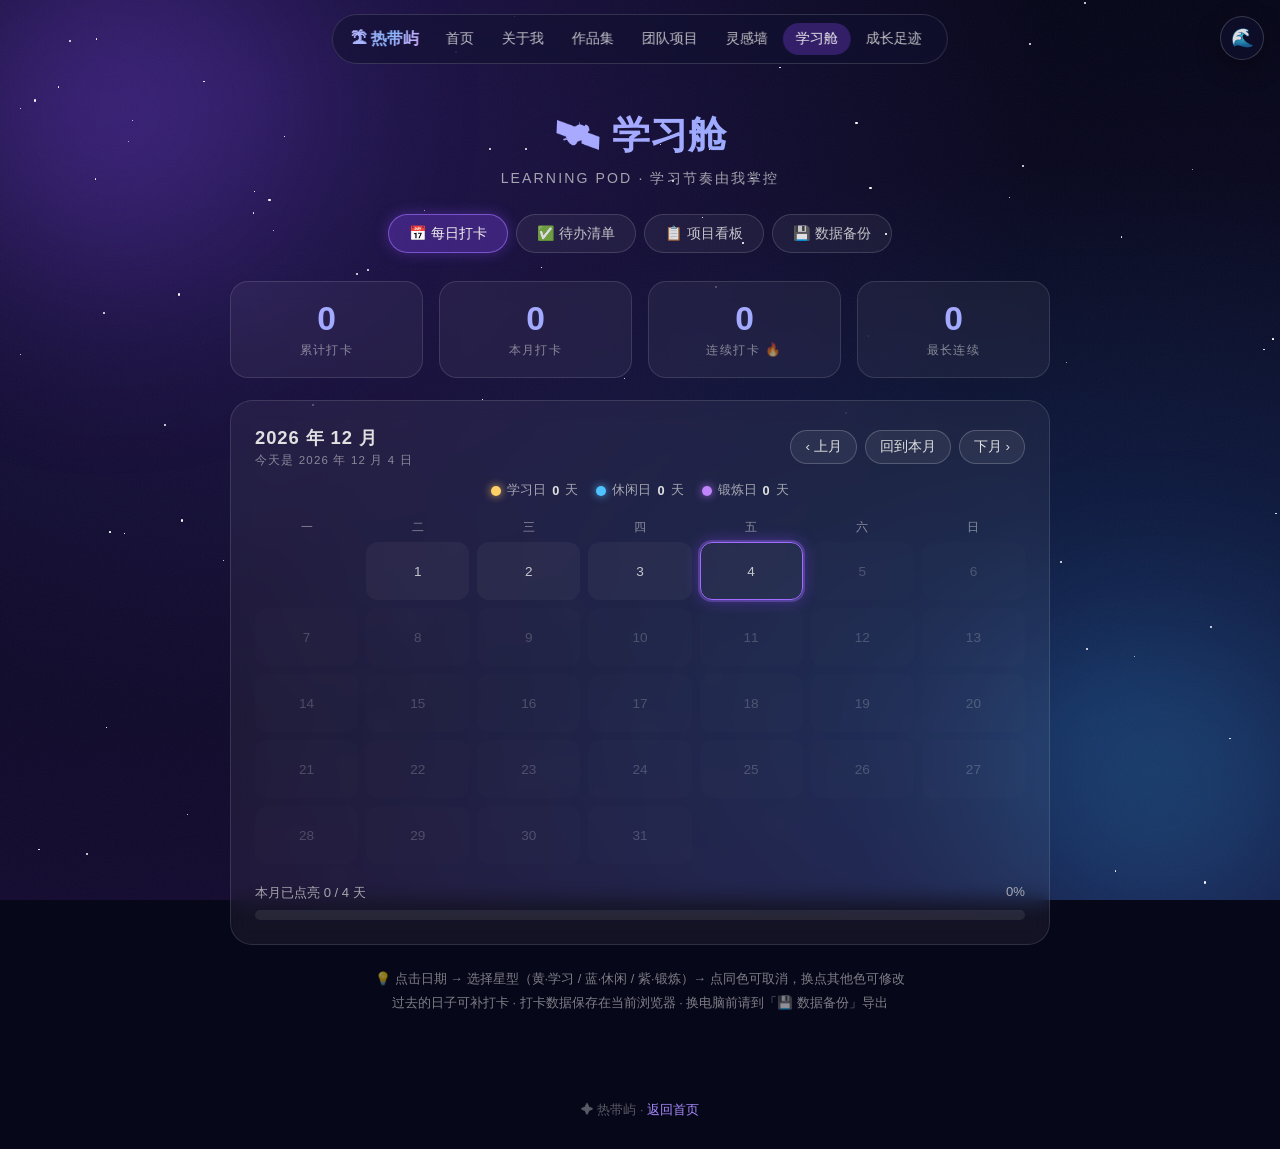
<file: tools.html>
<!DOCTYPE html>
<html lang="zh-CN">
<head>
<meta charset="UTF-8">
<!-- 防闪屏：必须最先同步执行，先把主题定下来再渲染 -->
<script>try{if(localStorage.getItem('isle_theme_v1')==='beach'){document.documentElement.setAttribute('data-theme','beach');}}catch(e){}</script>
<link rel="stylesheet" href="theme.css">
<meta name="viewport" content="width=device-width, initial-scale=1.0">
<title>学习舱 · 热带屿</title>
<link rel="icon" href="data:image/svg+xml,<svg xmlns='http://www.w3.org/2000/svg' viewBox='0 0 100 100'><text y='.9em' font-size='90'>🏝️</text></svg>">
<style>
*{margin:0;padding:0;box-sizing:border-box}
body{font-family:"PingFang SC","Hiragino Sans GB","Microsoft YaHei",sans-serif;background:var(--bg);color:var(--text);min-height:100vh;overflow-x:hidden}
a{color:inherit;text-decoration:none}
.space{position:fixed;inset:0;z-index:0;overflow:hidden;background:radial-gradient(ellipse at 20% 10%,var(--haze-violet),transparent 55%),radial-gradient(ellipse at 85% 80%,var(--haze-blue),transparent 55%),linear-gradient(180deg,var(--bg),var(--sky-2) 55%,var(--sky-3))}
.star{position:absolute;background:var(--surface-solid);border-radius:50%;animation:tw var(--d,3s) ease-in-out infinite}
@keyframes tw{0%,100%{opacity:.15}50%{opacity:1}}
.nebula{position:absolute;border-radius:50%;filter:blur(90px)}
.n1{width:460px;height:460px;top:-120px;left:-120px;background:radial-gradient(circle,var(--violet-45),transparent 70%)}
.n2{width:420px;height:420px;bottom:-100px;right:-90px;background:radial-gradient(circle,var(--cyan-35),transparent 70%)}
.nav{position:fixed;top:14px;left:50%;transform:translateX(-50%);z-index:60;display:flex;align-items:center;flex-wrap:wrap;justify-content:center;gap:2px;max-width:94vw;padding:8px 12px;border-radius:999px;background:var(--nav-bg);border:1px solid var(--nav-line);backdrop-filter:blur(14px)}
.logo{font-weight:800;font-size:1rem;padding:0 12px 0 6px;background:linear-gradient(120deg,var(--logo-1),var(--logo-2),var(--logo-3));-webkit-background-clip:text;background-clip:text;color:transparent}
.nav a{font-size:.86rem;color:var(--nav-text);padding:7px 13px;border-radius:999px;transition:.25s}
.nav a:hover,.nav a.active{color:var(--text-strong);background:var(--nav-active-bg)}
.wrap{position:relative;z-index:2;max-width:860px;margin:0 auto;padding:110px 20px 50px}
.page-head{text-align:center;margin-bottom:26px}
.page-head h1{font-size:clamp(1.8rem,5vw,2.4rem);background:linear-gradient(120deg,var(--head-grad-1),var(--head-grad-2));-webkit-background-clip:text;background-clip:text;color:transparent}
.page-head p{color:var(--text-dim);font-size:.88rem;margin-top:8px;letter-spacing:.15em}
.tabs{display:flex;gap:8px;flex-wrap:wrap;justify-content:center;margin-bottom:28px}
.tab{font-size:.88rem;padding:9px 20px;border-radius:999px;border:1px solid var(--chip2-line);background:var(--surface-1);color:var(--text-mid);cursor:pointer;transition:.25s;font-family:inherit}
.tab.on{background:var(--violet-30);border-color:var(--lav-60);color:var(--text-strong);box-shadow:0 0 14px var(--violet-35)}
.stats{display:grid;grid-template-columns:repeat(auto-fit,minmax(150px,1fr));gap:16px;margin-bottom:22px}
.stat{background:var(--surface-1);border:1px solid var(--white-12);border-radius:18px;padding:18px;text-align:center;backdrop-filter:blur(10px);transition:.3s}
.stat:hover{transform:translateY(-4px);border-color:var(--lav-40)}
.stat .v{font-size:2.1rem;font-weight:800;background:linear-gradient(120deg,var(--head-grad-1),var(--head-grad-2));-webkit-background-clip:text;background-clip:text;color:transparent}
.stat .l{font-size:.78rem;color:var(--text-faint);margin-top:4px;letter-spacing:.12em}
.cal{background:var(--surface-1);border:1px solid var(--white-12);border-radius:22px;padding:24px;backdrop-filter:blur(10px)}
.cal-head{display:flex;align-items:center;justify-content:space-between;margin-bottom:14px;gap:10px;flex-wrap:wrap}
.cal-title{font-size:1.15rem;font-weight:700;letter-spacing:.05em}
.cal-title small{display:block;font-size:.72rem;color:var(--text-faint);font-weight:400;margin-top:3px;letter-spacing:.1em}
.cal-nav{display:flex;gap:8px;align-items:center}
.mbtn{height:34px;padding:0 14px;border-radius:999px;border:1px solid var(--white-20);background:var(--white-06);color:var(--text);cursor:pointer;font-size:.85rem;transition:.25s;font-family:inherit}
.mbtn:hover{border-color:var(--accent-soft);box-shadow:0 0 12px var(--violet-40)}
.legend{display:flex;gap:18px;flex-wrap:wrap;justify-content:center;margin:4px 0 14px;font-size:.8rem;color:var(--text-dim)}
.lg{display:flex;align-items:center;gap:6px}
.lg b{color:var(--text);font-weight:700}
.dot{width:10px;height:10px;border-radius:50%;display:inline-block}
.dot.study{background:var(--gold);box-shadow:0 0 8px var(--gold-80)}
.dot.rest{background:var(--bright);box-shadow:0 0 8px var(--bright-80)}
.dot.fit{background:var(--purple);box-shadow:0 0 8px var(--purple-80)}
.weeks,.days{display:grid;grid-template-columns:repeat(7,1fr);gap:8px}
.weeks span{text-align:center;font-size:.75rem;color:var(--text-faint);padding:6px 0}
.day{position:relative;height:58px;border-radius:12px;background:var(--white-04);border:1px solid transparent;display:flex;flex-direction:column;align-items:center;justify-content:center;cursor:pointer;transition:.2s}
.day:hover{border-color:var(--lav-50);transform:translateY(-2px)}
.day.blank{pointer-events:none;background:transparent}
.day .num{font-size:.85rem;color:var(--text-mid)}
.day .mark{position:absolute;font-size:1.3rem}
.mark.pop-now{animation:pop .35s ease}
@keyframes pop{from{transform:scale(0)}to{transform:scale(1.15)}}
.day.checked .num{opacity:.6;font-size:.68rem;position:absolute;top:7px}
.day.c-study{background:var(--gold-10);border-color:var(--gold-38)}
.day.c-rest{background:var(--bright-10);border-color:var(--bright-38)}
.day.c-fit{background:var(--purple-12);border-color:var(--purple-40)}
.day.c-study .mark{color:var(--gold);text-shadow:0 0 12px var(--gold-90)}
.day.c-rest .mark{color:var(--bright);text-shadow:0 0 12px var(--bright-90)}
.day.c-fit .mark{color:var(--purple);text-shadow:0 0 12px var(--purple-90)}
.day.today{box-shadow:0 0 0 2px var(--lav-30),0 0 16px var(--violet-45)}
.day.today:not(.checked){border-color:var(--accent-soft)}
.day.future{opacity:.28;cursor:not-allowed}
.day.future:hover{transform:none;border-color:transparent}
.prog{margin-top:20px}
.prog-top{display:flex;justify-content:space-between;font-size:.82rem;color:var(--text-dim);margin-bottom:8px}
.bar{height:10px;border-radius:999px;background:var(--white-08);overflow:hidden}
.bar i{display:block;height:100%;border-radius:999px;background:linear-gradient(90deg,var(--accent),var(--accent-2),var(--logo-3));width:0;transition:width .6s ease;box-shadow:0 0 12px var(--violet-60)}
.pane-card{background:var(--surface-1);border:1px solid var(--white-12);border-radius:22px;padding:28px;backdrop-filter:blur(10px)}
.bk h3{font-size:1.1rem;margin-bottom:14px;background:linear-gradient(120deg,var(--head-grad-1),var(--head-grad-2));-webkit-background-clip:text;background-clip:text;color:transparent}
.bk p{color:var(--text-dim);font-size:.88rem;line-height:2}
.steps{margin:18px 0}
.steps li{list-style:none;padding:8px 0 8px 34px;position:relative;color:var(--text-mid);font-size:.9rem;line-height:1.8}
.steps li::before{content:attr(data-n);position:absolute;left:0;top:8px;width:24px;height:24px;border-radius:50%;background:var(--violet-25);border:1px solid var(--lav-50);color:var(--text-lilac);font-size:.75rem;display:flex;align-items:center;justify-content:center}
.bkbtns{display:flex;gap:14px;flex-wrap:wrap;margin-top:20px}
.btn2{padding:12px 26px;border-radius:999px;border:none;cursor:pointer;font-size:.9rem;transition:.3s;font-family:inherit}
.btn2.exp{background:linear-gradient(120deg,var(--accent),var(--accent-2));color:var(--text-strong);box-shadow:0 6px 18px var(--brand-40)}
.btn2.imp{background:transparent;border:1px solid var(--lav-55);color:var(--text-lilac)}
.btn2:hover{transform:translateY(-2px)}
.warn{margin-top:18px;font-size:.78rem;color:var(--danger-soft);background:var(--danger-08);border:1px solid var(--danger-30);border-radius:12px;padding:12px 16px;line-height:1.9}
.tip{text-align:center;color:var(--text-faint);font-size:.8rem;margin-top:22px;line-height:1.9}
/* ===== 待办区通用 ===== */
.addrow{display:flex;gap:10px;flex-wrap:wrap;margin-bottom:16px}
.tinput,.binput{flex:1;min-width:180px;background:var(--input-bg);border:1px solid var(--white-18);border-radius:12px;padding:11px 14px;color:var(--text-strong);font-size:.9rem;font-family:inherit}
.tinput:focus,.binput:focus,.sel:focus,.minput:focus{outline:none;border-color:var(--accent-soft);box-shadow:0 0 10px var(--violet-35)}
.sel{background:var(--input-bg);border:1px solid var(--white-18);border-radius:12px;padding:11px 12px;color:var(--text-strong);font-size:.88rem;font-family:inherit;cursor:pointer}
.sel option{color:var(--ink-111)}
.filters{display:flex;gap:8px;flex-wrap:wrap;align-items:center;margin-bottom:16px}
.fchip{font-size:.78rem;color:var(--text-mid);background:var(--surface-1);border:1px solid var(--chip2-line);padding:6px 14px;border-radius:999px;cursor:pointer;transition:.25s;font-family:inherit}
.fchip.on{background:var(--violet-30);border-color:var(--lav-60);color:var(--text-strong)}
.cnt{font-size:.78rem;color:var(--text-faint);margin-left:4px}
.ckb{width:22px;height:22px;border-radius:50%;border:2px solid var(--lav-50);cursor:pointer;flex-shrink:0;display:flex;align-items:center;justify-content:center;font-size:.7rem;color:var(--text-strong);transition:.2s}
.ckb:hover{box-shadow:0 0 10px var(--violet-50)}
.item-done .ckb,.mtask.done .ckb{background:linear-gradient(120deg,var(--accent),var(--accent-2));border-color:transparent}
.del{width:26px;height:26px;border-radius:50%;border:none;background:var(--white-06);color:var(--text-faint);cursor:pointer;font-size:.72rem;flex-shrink:0;transition:.2s;font-family:inherit}
.del:hover{background:var(--danger-20);color:var(--danger-soft)}
.bempty{text-align:center;color:var(--text-ghost);font-size:.8rem;padding:26px 8px;border:1px dashed var(--white-12);border-radius:12px}
/* ===== 项目任务分组（待办清单内） ===== */
.pgroup-sep{display:flex;align-items:baseline;gap:10px;margin:6px 0 12px;font-size:.92rem;font-weight:700;color:var(--accent-lav)}
.pgroup-sep small{font-size:.72rem;font-weight:400;color:var(--text-faint)}
.ptask-group{background:var(--white-04);border:1px solid var(--white-10);border-radius:16px;padding:14px 16px;margin-bottom:12px}
.ptask-head{display:flex;align-items:center;gap:10px}
.ptask-head .pttl{font-size:.92rem;font-weight:700;color:var(--text)}
.ptask-head .pnum{margin-left:auto;font-size:.74rem;color:var(--text-faint);flex-shrink:0}
.minibar{height:6px;border-radius:999px;background:var(--white-08);overflow:hidden;margin-top:9px}
.minibar i{display:block;height:100%;background:linear-gradient(90deg,var(--accent),var(--accent-2));border-radius:999px;transition:width .5s ease;box-shadow:0 0 8px var(--violet-50)}
.ptask-item{display:flex;align-items:center;gap:12px;background:var(--surface-1);border:1px solid transparent;border-radius:12px;padding:9px 12px;margin-top:9px;transition:.25s}
.ptask-item:hover{border-color:var(--lav-40)}
.ptask-item .ttext{flex:1;font-size:.88rem;color:var(--text);line-height:1.6;word-break:break-all}
.ptask-item.item-done .ttext{text-decoration:line-through;color:var(--text-muted)}
details.pdone{margin-top:4px}
details.pdone summary{cursor:pointer;font-size:.82rem;color:var(--text-faint);padding:8px 4px;list-style:none}
details.pdone summary::-webkit-details-marker{display:none}
details.pdone summary::before{content:"▸ "}
details.pdone[open] summary::before{content:"▾ "}
/* ===== 独立待办 ===== */
.tlist{display:flex;flex-direction:column;gap:10px}
.titem{display:flex;align-items:center;gap:12px;background:var(--surface-1);border:1px solid var(--white-10);border-radius:14px;padding:12px 16px;transition:.25s}
.titem:hover{border-color:var(--lav-40)}
.ttext{font-size:.92rem;color:var(--text);line-height:1.6;word-break:break-all}
.titem .ttext{flex:1}
.titem.item-done .ttext{text-decoration:line-through;color:var(--text-muted)}
.pri{font-size:.68rem;padding:3px 10px;border-radius:999px;flex-shrink:0}
.pri.high{background:var(--danger-14);border:1px solid var(--danger-45);color:var(--danger-soft)}
.pri.mid{background:var(--gold-12);border:1px solid var(--gold-45);color:var(--gold)}
.pri.low{background:var(--bright-12);border:1px solid var(--bright-45);color:var(--bright)}
/* ===== 项目看板 ===== */
.board{display:grid;grid-template-columns:repeat(3,1fr);gap:16px}
@media(max-width:720px){.board{grid-template-columns:1fr}}
.bcol{background:var(--white-04);border:1px solid var(--white-10);border-radius:18px;padding:14px;min-height:220px;display:flex;flex-direction:column;gap:10px}
.bhead{display:flex;align-items:center;gap:8px;font-size:.92rem;font-weight:700;padding:4px 4px 0}
.bhead .ccnt{margin-left:auto;font-size:.72rem;color:var(--text-faint);background:var(--white-06);border-radius:999px;padding:2px 10px}
.bdot{width:8px;height:8px;border-radius:50%}
.bdot.c0{background:var(--text-faint);box-shadow:0 0 8px var(--text-faint-80)}
.bdot.c1{background:var(--accent-soft);box-shadow:0 0 8px var(--lav-90)}
.bdot.c2{background:var(--ok);box-shadow:0 0 8px var(--ok-90)}
.pcard{background:var(--white-06);border:1px solid var(--white-12);border-radius:14px;padding:12px 14px;transition:.25s;cursor:pointer}
.pcard:hover{border-color:var(--lav-50);transform:translateY(-2px)}
.pt{font-size:.9rem;color:var(--text);line-height:1.6;word-break:break-all;font-weight:600}
.pn{font-size:.78rem;color:var(--text-faint);margin-top:5px;line-height:1.6}
.pmeta{font-size:.72rem;color:var(--text-faint);margin-top:6px}
.pacts{display:flex;gap:6px;margin-top:10px;align-items:center}
.tcount{font-size:.72rem;color:var(--text-faint);margin-right:auto}
.mv,.pd{width:26px;height:26px;border-radius:8px;border:1px solid var(--white-15);background:var(--surface-1);color:var(--text-mid);cursor:pointer;font-size:.75rem;transition:.2s;font-family:inherit}
.mv:hover{border-color:var(--accent-soft);color:var(--text-strong)}
.pd:hover{border-color:var(--danger-50);color:var(--danger-soft)}
/* ===== 弹窗 ===== */
.modal{position:fixed;inset:0;z-index:100;background:var(--overlay);backdrop-filter:blur(6px);display:none;align-items:center;justify-content:center;padding:20px}
.modal.open{display:flex}
.mbox{width:min(460px,100%);background:var(--panel-solid);border:1px solid var(--lav-35);border-radius:20px;padding:22px;max-height:88vh;overflow:auto;box-shadow:0 20px 60px var(--black-60)}
.mhead{display:flex;justify-content:space-between;align-items:center;margin-bottom:4px}
.mhead h3{font-size:1.05rem;background:linear-gradient(120deg,var(--head-grad-1),var(--head-grad-2));-webkit-background-clip:text;background-clip:text;color:transparent}
.xbtn{width:30px;height:30px;border-radius:50%;border:none;background:var(--white-08);color:var(--text-strong);cursor:pointer;font-family:inherit}
.mbox label{display:block;font-size:.8rem;color:var(--text-dim);margin:13px 0 6px}
.minput{width:100%;background:var(--input-bg);border:1px solid var(--white-18);border-radius:10px;padding:10px 12px;color:var(--text-strong);font-size:.9rem;font-family:inherit}
.mtask{display:flex;align-items:center;gap:10px;background:var(--surface-1);border-radius:10px;padding:8px 12px;margin-bottom:8px}
.mtask .ttext{flex:1;font-size:.88rem}
.mtask.done .ttext{text-decoration:line-through;color:var(--text-muted)}
.ebtns{display:flex;gap:12px;margin-top:20px;flex-wrap:wrap}
.btn2.danger{background:transparent;border:1px solid var(--danger-45);color:var(--danger-soft)}
.pk-tip{font-size:.78rem;color:var(--text-faint);line-height:1.8;margin-top:8px}
.pk-grid{display:grid;grid-template-columns:repeat(3,1fr);gap:10px;margin-top:14px}
.pk-btn{border:1px solid var(--white-15);background:var(--surface-1);color:var(--text);border-radius:14px;padding:16px 8px;cursor:pointer;font-size:.85rem;display:flex;flex-direction:column;align-items:center;gap:8px;transition:.25s;font-family:inherit}
.pk-btn .pk-star{font-size:1.6rem}
.pk-btn.pk-study .pk-star{color:var(--gold);text-shadow:0 0 12px var(--gold-90)}
.pk-btn.pk-rest .pk-star{color:var(--bright);text-shadow:0 0 12px var(--bright-90)}
.pk-btn.pk-fit .pk-star{color:var(--purple);text-shadow:0 0 12px var(--purple-90)}
.pk-btn:hover{transform:translateY(-3px)}
.pk-btn.cur{outline:2px solid var(--white-35)}
.pk-remove{margin-top:14px;width:100%;padding:10px;border-radius:12px;border:1px solid var(--danger-40);background:transparent;color:var(--danger-soft);cursor:pointer;font-size:.85rem;transition:.25s;font-family:inherit;display:none}
.pk-remove:hover{background:var(--danger-12)}
footer{position:relative;z-index:2;text-align:center;padding:36px 20px 30px;color:var(--text-ghost);font-size:.8rem}
footer a{color:var(--link-on-dark)}
#toast{position:fixed;left:50%;bottom:36px;transform:translateX(-50%) translateY(20px);background:var(--toast-bg);border:1px solid var(--lav-50);color:var(--text-strong);padding:12px 26px;border-radius:999px;font-size:.9rem;opacity:0;pointer-events:none;transition:.35s;z-index:200;box-shadow:0 8px 30px var(--black-50);backdrop-filter:blur(8px)}
#toast.show{opacity:1;transform:translateX(-50%) translateY(0)}
@media(max-width:560px){.day{height:44px;border-radius:9px}.day .mark{font-size:1.05rem}.days,.weeks{gap:5px}.cal{padding:16px}}
</style>
</head>
<body>
<div class="space" id="space"><div class="nebula n1"></div><div class="nebula n2"></div>
<div class="sea-scene" aria-hidden="true">
  <div class="beach-sea">
    <div class="beach-flow bf-1"></div>
    <div class="beach-flow bf-2"></div>
    <span class="beach-wave bw-1"></span>
    <span class="beach-wave bw-2"></span>
    <span class="beach-wave bw-3"></span>
  </div>
  <div class="beach-glowpath"></div>
  <div class="beach-horizon"></div>
  <div class="beach-crest bc-1"></div>
  <div class="beach-crest bc-2"></div>
  <div class="beach-sun"></div>
  <div class="beach-cloud bcl-1"></div>
  <div class="beach-cloud bcl-2"></div>
  <div class="beach-cloud bcl-3"></div>
  <div class="beach-palm">
    <svg viewBox="0 0 180 240">
      <path d="M86 238c6-40 10-78 14-110 2-16 4-30 8-44" stroke="#023E8A" stroke-width="6" stroke-linecap="round" fill="none"/>
      <path d="M108 82c-16-14-38-18-56-12 16-10 38-8 54 6z" fill="#023E8A"/>
      <path d="M108 82c8-22 26-34 46-32-18 2-34 14-44 32z" fill="#023E8A"/>
      <path d="M108 82c20-2 42 8 54 26-16-14-38-20-54-16z" fill="#023E8A"/>
      <path d="M108 82c-16-2-32 10-40 26 10-14 26-22 38-18z" fill="#023E8A"/>
      <path d="M108 82c6-16 2-32-8-42 8 14 10 28 4 42z" fill="#023E8A"/>
    </svg>
  </div>
</div>
</div>

<nav class="nav">
  <span class="logo">🏝 热带屿</span>
  <a href="index.html">首页</a>
  <a href="about.html">关于我</a>
  <a href="works.html">作品集</a>
  <a href="team.html">团队项目</a>
  <a href="ideas.html">灵感墙</a>
  <a class="active" href="tools.html">学习舱</a>
  <a href="growth.html">成长足迹</a>
</nav>

<!-- 主题切换按钮：宽屏右上角，窄屏右下角（样式在 theme.css） -->
<button class="theme-btn" id="themeBtn" type="button" aria-label="切到热带海" title="切到热带海">🌊</button>

<main class="wrap">
  <div class="page-head">
    <h1>🛰️ 学习舱</h1>
    <p>LEARNING POD · 学习节奏由我掌控</p>
  </div>

  <div class="tabs">
    <button class="tab on" data-p="pane-checkin">📅 每日打卡</button>
    <button class="tab" data-p="pane-todo">✅ 待办清单</button>
    <button class="tab" data-p="pane-board">📋 项目看板</button>
    <button class="tab" data-p="pane-backup">💾 数据备份</button>
  </div>

  <!-- 打卡面板（保持不变） -->
  <div class="pane" id="pane-checkin">
    <div class="stats">
      <div class="stat"><div class="v" id="s-total">0</div><div class="l">累计打卡</div></div>
      <div class="stat"><div class="v" id="s-month">0</div><div class="l">本月打卡</div></div>
      <div class="stat"><div class="v" id="s-cur">0</div><div class="l">连续打卡 🔥</div></div>
      <div class="stat"><div class="v" id="s-best">0</div><div class="l">最长连续</div></div>
    </div>
    <div class="cal">
      <div class="cal-head">
        <div class="cal-title"><span id="calTitle">—</span><small id="todayTip"></small></div>
        <div class="cal-nav">
          <button class="mbtn" id="prevM">‹ 上月</button>
          <button class="mbtn" id="backToday">回到本月</button>
          <button class="mbtn" id="nextM">下月 ›</button>
        </div>
      </div>
      <div class="legend">
        <span class="lg"><i class="dot study"></i>学习日 <b id="c-study">0</b> 天</span>
        <span class="lg"><i class="dot rest"></i>休闲日 <b id="c-rest">0</b> 天</span>
        <span class="lg"><i class="dot fit"></i>锻炼日 <b id="c-fit">0</b> 天</span>
      </div>
      <div class="weeks"><span>一</span><span>二</span><span>三</span><span>四</span><span>五</span><span>六</span><span>日</span></div>
      <div class="days" id="calGrid"></div>
      <div class="prog">
        <div class="prog-top"><span id="progText">—</span><span id="progPct">0%</span></div>
        <div class="bar"><i id="progBar"></i></div>
      </div>
    </div>
    <p class="tip">💡 点击日期 → 选择星型（黄·学习 / 蓝·休闲 / 紫·锻炼）→ 点同色可取消，换点其他色可修改<br>过去的日子可补打卡 · 打卡数据保存在当前浏览器 · 换电脑前请到「💾 数据备份」导出</p>
  </div>

  <!-- 待办清单（含项目任务联动区） -->
  <div class="pane" id="pane-todo" style="display:none">
    <div class="pane-card">
      <div id="projTasksArea"></div>
      <div class="pgroup-sep" style="margin-top:18px">✏️ 独立待办 <small>不属于任何项目的个人任务</small></div>
      <div class="addrow">
        <input class="tinput" id="tInput" placeholder="添加独立待办，写完按回车也能添加 ⏎">
        <select class="sel" id="tPri">
          <option value="high">高优先</option>
          <option value="mid" selected>中优先</option>
          <option value="low">低优先</option>
        </select>
        <button class="btn2 exp" id="tAdd" style="padding:11px 22px">＋ 添加</button>
      </div>
      <div class="filters">
        <button class="fchip on" data-f="all">全部</button>
        <button class="fchip" data-f="open">未完成</button>
        <button class="fchip" data-f="done">已完成</button>
        <span class="cnt" id="tCount"></span>
        <button class="fchip" id="clearDone" style="margin-left:auto">🧹 清除已完成</button>
      </div>
      <div class="tlist" id="tList"></div>
    </div>
  </div>

  <!-- 项目看板 -->
  <div class="pane" id="pane-board" style="display:none">
    <div class="pane-card">
      <div class="addrow">
        <input class="binput" id="bInput" placeholder="项目名称，如：市场学案例分析 PPT">
        <input class="binput" id="bNote" placeholder="备注（选填）" style="flex:0 1 190px">
        <select class="sel" id="bCol">
          <option value="0">放入：待启动</option>
          <option value="1">放入：进行中</option>
          <option value="2">放入：已完成</option>
        </select>
        <button class="btn2 exp" id="bAdd" style="padding:11px 22px">＋ 添加</button>
      </div>
      <div class="board">
        <div class="bcol"><div class="bhead"><span class="bdot c0"></span>待启动<span class="ccnt" id="cnt0">0</span></div><div id="col0"></div></div>
        <div class="bcol"><div class="bhead"><span class="bdot c1"></span>进行中<span class="ccnt" id="cnt1">0</span></div><div id="col1"></div></div>
        <div class="bcol"><div class="bhead"><span class="bdot c2"></span>已完成<span class="ccnt" id="cnt2">0</span></div><div id="col2"></div></div>
      </div>
      <div class="prog">
        <div class="prog-top"><span id="bProgText">—</span><span id="bProgPct">0%</span></div>
        <div class="bar"><i id="bProgBar"></i></div>
      </div>
      <p class="tip" style="margin-top:16px">💡 点击项目卡片 → 编辑名称、备注与任务清单 · 任务全部完成后项目自动进入「已完成」，反之自动移回</p>
    </div>
  </div>

  <!-- 备份面板 -->
  <div class="pane" id="pane-backup" style="display:none">
    <div class="pane-card bk">
      <h3>💾 数据备份中心</h3>
      <p>打卡记录、待办清单、项目看板（含项目任务）的数据都保存在浏览器本地。换电脑、换浏览器或到其他电脑上演示时，用下面两个按钮即可完整迁移：</p>
      <ul class="steps">
        <li data-n="1">在<b>自己电脑</b>：点「导出备份」→ 得到一个 .json 备份文件</li>
        <li data-n="2">通过 U 盘 / 微信 / 邮箱，把备份文件带到目标电脑</li>
        <li data-n="3">在<b>目标电脑</b>打开本页 → 点「导入备份」→ 选中文件 → 完成 ✅</li>
      </ul>
      <div class="bkbtns">
        <button class="btn2 exp" id="expBtn">⬇️ 导出备份</button>
        <button class="btn2 imp" id="impBtn">⬆️ 导入备份</button>
        <input type="file" id="fileInput" accept=".json,application/json" hidden>
      </div>
      <div class="warn">⚠️ 注意：导入会<b>覆盖</b>当前电脑上的全部数据（以备份文件为准）。旧版备份文件导入后，打卡会自动归为黄色「学习日」，旧项目会自动获得空任务清单。</div>
    </div>
  </div>
</main>

<!-- 星型选择弹窗 -->
<div class="modal" id="pickModal">
  <div class="mbox">
    <div class="mhead"><h3 id="pkTitle">—</h3><button class="xbtn" id="pkClose">✕</button></div>
    <p class="pk-tip">选择这一天的星型 · 点<b>同色</b>=取消打卡 · 点<b>其他色</b>=修改类型</p>
    <div class="pk-grid">
      <button class="pk-btn pk-study" data-t="study"><span class="pk-star">✦</span>学习日</button>
      <button class="pk-btn pk-rest" data-t="rest"><span class="pk-star">✦</span>休闲日</button>
      <button class="pk-btn pk-fit" data-t="fit"><span class="pk-star">✦</span>锻炼日</button>
    </div>
    <button class="pk-remove" id="pkRemove">🗑️ 取消这一天的打卡</button>
  </div>
</div>

<!-- 项目详情弹窗 -->
<div class="modal" id="projModal">
  <div class="mbox">
    <div class="mhead"><h3>🚀 项目详情</h3><button class="xbtn" id="pjClose">✕</button></div>
    <label>项目名称</label><input class="minput" id="pjTitle">
    <label>备注（选填）</label><input class="minput" id="pjNote">
    <label>任务清单 <span style="color:#8a8fb8">· 全部完成后项目自动进入「已完成」</span></label>
    <div id="pjTasks"></div>
    <div class="addrow" style="margin-bottom:0">
      <input class="minput" id="pjTaskInput" placeholder="添加任务，如：收集 3 个案例数据 ⏎" style="flex:1">
      <button class="btn2 exp" id="pjTaskAdd" style="padding:10px 18px">＋</button>
    </div>
    <div class="prog" style="margin-top:16px">
      <div class="prog-top"><span id="pjProgText">—</span><span id="pjProgPct">0%</span></div>
      <div class="bar"><i id="pjProgBar"></i></div>
    </div>
    <div class="ebtns">
      <button class="btn2 exp" id="pjDoneBtn">✔️ 完成编辑</button>
      <button class="btn2 danger" id="pjDelBtn">🗑️ 删除项目</button>
    </div>
  </div>
</div>

<div id="toast"></div>
<footer>✦ 热带屿 · <a href="index.html">返回首页</a></footer>

<script>
/* ================= 数据层 ================= */
const KEY='isle_tools_v1';
let state={checkins:{},todos:[],projects:[]};
try{const s=JSON.parse(localStorage.getItem(KEY));if(s&&typeof s==='object')state=Object.assign(state,s);}catch(e){}
state.checkins=state.checkins||{};state.todos=state.todos||[];state.projects=state.projects||[];
state.projects.forEach(p=>{if(!Array.isArray(p.tasks))p.tasks=[];});
const $=i=>document.getElementById(i);
const esc=s=>String(s??'').replace(/[<>&"]/g,c=>({'<':'&lt;','>':'&gt;','&':'&amp;','"':'&quot;'}[c]));
const pad=n=>String(n).padStart(2,'0');
const fmt=d=>d.getFullYear()+'-'+pad(d.getMonth()+1)+'-'+pad(d.getDate());
const todayStr=()=>fmt(new Date());
function save(){localStorage.setItem(KEY,JSON.stringify(state));}
function nextDayStr(ds){const p=ds.split('-').map(Number);return fmt(new Date(p[0],p[1]-1,p[2]+1));}
function dsTitle(ds){const p=ds.split('-').map(Number);return p[1]+'月'+p[2]+'日';}

/* 旧数据迁移：v1 的 true → 'study' */
function migrate(){
  let ch=false;
  for(const k in state.checkins){if(state.checkins[k]===true){state.checkins[k]='study';ch=true;}}
  if(ch)save();
}
migrate();

/* ================= 连续天数 ================= */
function streakAt(ds){
  let cur=0;const p=ds.split('-').map(Number);const d=new Date(p[0],p[1]-1,p[2]);
  while(state.checkins[fmt(d)]){cur++;d.setDate(d.getDate()-1);}
  return cur;
}
function calcStreaks(){
  const t=todayStr();
  const y=new Date();y.setDate(y.getDate()-1);
  let cur=0;
  if(state.checkins[t])cur=streakAt(t);
  else if(state.checkins[fmt(y)])cur=streakAt(fmt(y));
  const days=Object.keys(state.checkins).filter(k=>state.checkins[k]).sort();
  let best=0,run=0,prev=null;
  for(const ds of days){if(prev&&nextDayStr(prev)===ds)run++;else run=1;if(run>best)best=run;prev=ds;}
  return{cur,best};
}

/* ================= 日历 ================= */
let vy=new Date().getFullYear(),vm=new Date().getMonth();
function renderCal(){
  $('calTitle').textContent=vy+' 年 '+(vm+1)+' 月';
  const now=new Date();
  $('todayTip').textContent='今天是 '+now.getFullYear()+' 年 '+(now.getMonth()+1)+' 月 '+now.getDate()+' 日';
  renderLegend();
  const offset=(new Date(vy,vm,1).getDay()+6)%7;
  const dim=new Date(vy,vm+1,0).getDate();
  const ts=todayStr();
  let html='';
  for(let i=0;i<offset;i++)html+='<div class="day blank"></div>';
  for(let d=1;d<=dim;d++){
    const ds=vy+'-'+pad(vm+1)+'-'+pad(d);
    const t=state.checkins[ds];
    const cls='day'+(t?' checked c-'+t:'')+(ds===ts?' today':'')+(ds>ts?' future':'');
    html+=`<div class="${cls}" data-ds="${ds}"><span class="num">${d}</span><span class="mark">${t?'✦':''}</span></div>`;
  }
  $('calGrid').innerHTML=html;
  document.querySelectorAll('.day[data-ds]').forEach(el=>{
    el.onclick=()=>{
      if(el.classList.contains('future')){toast('🚫 还不能给未来打卡哦');return;}
      openPicker(el.dataset.ds);
    };
  });
  let cap=dim;
  if(vy===now.getFullYear()&&vm===now.getMonth())cap=now.getDate();
  let done=0;
  for(let d=1;d<=cap;d++)if(state.checkins[vy+'-'+pad(vm+1)+'-'+pad(d)])done++;
  const pct=cap?Math.round(done/cap*100):0;
  $('progText').textContent='本月已点亮 '+done+' / '+cap+' 天';
  $('progBar').style.width=pct+'%';
  $('progPct').textContent=pct+'%';
}
function renderLegend(){
  const dim=new Date(vy,vm+1,0).getDate();
  const c={study:0,rest:0,fit:0};
  for(let d=1;d<=dim;d++){
    const t=state.checkins[vy+'-'+pad(vm+1)+'-'+pad(d)];
    if(t)c[t===true?'study':t]++;
  }
  $('c-study').textContent=c.study;$('c-rest').textContent=c.rest;$('c-fit').textContent=c.fit;
}
function renderStats(){
  const days=Object.keys(state.checkins).filter(k=>state.checkins[k]);
  const tn=todayStr();
  $('s-total').textContent=days.length;
  $('s-month').textContent=days.filter(d=>d.slice(0,7)===tn.slice(0,7)).length;
  const st=calcStreaks();
  $('s-cur').textContent=st.cur;$('s-best').textContent=st.best;
}
function renderCheckin(){renderStats();renderCal();}
$('prevM').onclick=()=>{vm--;if(vm<0){vm=11;vy--;}renderCal();};
$('nextM').onclick=()=>{vm++;if(vm>11){vm=0;vy++;}renderCal();};
$('backToday').onclick=()=>{const n=new Date();vy=n.getFullYear();vm=n.getMonth();renderCal();};

/* ================= 星型选择弹窗 ================= */
let pkDs=null;
function openPicker(ds){
  pkDs=ds;
  $('pkTitle').textContent=dsTitle(ds)+' · 选择星型';
  const cur=state.checkins[ds];
  document.querySelectorAll('.pk-btn').forEach(b=>b.classList.toggle('cur',b.dataset.t===cur));
  $('pkRemove').style.display=cur?'block':'none';
  $('pickModal').classList.add('open');
}
function closePicker(){$('pickModal').classList.remove('open');pkDs=null;}
document.querySelectorAll('.pk-btn').forEach(b=>b.onclick=()=>{
  if(!pkDs)return;
  const t=b.dataset.t,ds=pkDs,ts=todayStr();
  const same=state.checkins[ds]===t;
  if(same)delete state.checkins[ds];
  else state.checkins[ds]=t;
  save();closePicker();renderCheckin();
  if(same){toast('已取消 '+dsTitle(ds)+' 的打卡');}
  else if(ds===ts){toast(pickMsg(streakAt(ds)));}
  else{toast('✦ 已补点亮 '+dsTitle(ds)+' · 此段连续 '+streakAt(ds)+' 天');}
  if(!same){const m=document.querySelector('.day[data-ds="'+ds+'"] .mark');if(m)m.classList.add('pop-now');}
});
$('pkRemove').onclick=()=>{
  if(!pkDs)return;
  const ds=pkDs;
  delete state.checkins[ds];save();
  toast('已取消 '+dsTitle(ds)+' 的打卡');
  closePicker();renderCheckin();
};
$('pkClose').onclick=closePicker;
$('pickModal').onclick=e=>{if(e.target===$('pickModal'))closePicker();};

/* ================= 打卡鼓励语 ================= */
const MSGS=[
  c=>'✦ 今日已点亮！连续 '+c+' 天',
  c=>'✦ 星光正常亮起 · 连续 '+c+' 天',
  c=>'✦ 又一颗星被你抓住 · 连续 '+c+' 天',
  c=>'✦ 打卡成功 · 已连续 '+c+' 天，惯性养成中',
  c=>'✦ 今天的努力已存档 · 连续 '+c+' 天'
];
function pickMsg(c){return MSGS[Math.floor(Math.random()*MSGS.length)](c);}

/* ================= 项目联动核心 ================= */
/* 任务变化后同步项目状态：全部完成→已完成；有未完成→移回进行中 */
function syncProject(p){
  if(!p.tasks.length)return null;
  const all=p.tasks.every(t=>t.done);
  if(all&&p.col!==2){p.col=2;return 'done';}
  if(!all&&p.col===2){p.col=1;return 'back';}
  return null;
}
/* 勾选/取消一个项目任务（待办清单与项目弹窗共用） */
function toggleProjTask(pid,tid){
  const p=state.projects.find(x=>x.id==pid);if(!p)return;
  const t=p.tasks.find(x=>x.id==tid);if(!t)return;
  t.done=!t.done;
  const ev=syncProject(p);
  save();renderBoard();renderTodos();
  if(pjEditId===p.id)renderPjTasks();
  if(ev==='done'){toast('🏆 「'+p.title+'」任务全部完成，自动进入已完成！');}
  else if(ev==='back'){toast('↩️ 「'+p.title+'」有任务未完成，已移回进行中');}
  else{toast(t.done?'🎉 任务完成！继续加油':'任务已移回未完成');}
}
function deleteProjTask(pid,tid){
  const p=state.projects.find(x=>x.id==pid);if(!p)return;
  p.tasks=p.tasks.filter(x=>x.id!=tid);
  const ev=syncProject(p);
  save();renderBoard();renderTodos();
  if(pjEditId===p.id)renderPjTasks();
  if(ev==='back')toast('↩️ 「'+p.title+'」已移回进行中');
}

/* ================= 项目详情弹窗 ================= */
let pjEditId=null;
function openProj(id){
  const p=state.projects.find(x=>x.id==id);if(!p)return;
  pjEditId=id;
  $('pjTitle').value=p.title;$('pjNote').value=p.note||'';
  renderPjTasks();
  $('projModal').classList.add('open');
}
function closeProj(){$('projModal').classList.remove('open');pjEditId=null;}
function renderPjTasks(){
  const p=state.projects.find(x=>x.id==pjEditId);if(!p)return;
  $('pjTasks').innerHTML=p.tasks.length?p.tasks.map(t=>`
    <div class="mtask${t.done?' done':''}">
      <div class="ckb" data-mtk="${t.id}">${t.done?'✓':''}</div>
      <span class="ttext">${esc(t.text)}</span>
      <button class="del" data-mtd="${t.id}">✕</button>
    </div>`).join('')
  :'<div class="bempty" style="padding:18px">还没有任务——添加第一个任务，项目进度就由此开始</div>';
  const done=p.tasks.filter(t=>t.done).length;
  const pct=p.tasks.length?Math.round(done/p.tasks.length*100):0;
  $('pjProgText').textContent=p.tasks.length?('项目进度：'+done+' / '+p.tasks.length+' 任务'):'暂无任务';
  $('pjProgBar').style.width=pct+'%';
  $('pjProgPct').textContent=pct+'%';
  document.querySelectorAll('[data-mtk]').forEach(el=>el.onclick=()=>toggleProjTask(pjEditId,el.dataset.mtk));
  document.querySelectorAll('[data-mtd]').forEach(el=>el.onclick=()=>deleteProjTask(pjEditId,el.dataset.mtd));
}
function addPjTask(){
  const p=state.projects.find(x=>x.id==pjEditId);if(!p)return;
  const v=$('pjTaskInput').value.trim();
  if(!v){toast('先写下任务内容吧～');return;}
  p.tasks.push({id:Date.now(),text:v,done:false});
  $('pjTaskInput').value='';
  const ev=syncProject(p);
  save();renderPjTasks();renderBoard();renderTodos();
  if(ev==='back')toast('↩️ 已添加任务，「'+p.title+'」移回进行中');
}
$('pjTaskAdd').onclick=addPjTask;
$('pjTaskInput').addEventListener('keydown',e=>{if(e.key==='Enter')addPjTask();});
$('pjTitle').addEventListener('input',()=>{const p=state.projects.find(x=>x.id==pjEditId);if(p){p.title=$('pjTitle').value.trim()||'未命名项目';save();renderBoard();renderTodos();}});
$('pjNote').addEventListener('input',()=>{const p=state.projects.find(x=>x.id==pjEditId);if(p){p.note=$('pjNote').value.trim();save();renderBoard();}});
$('pjDoneBtn').onclick=closeProj;
$('pjClose').onclick=closeProj;
$('projModal').onclick=e=>{if(e.target===$('projModal'))closeProj();};
$('pjDelBtn').onclick=()=>{
  if(!pjEditId)return;
  const p=state.projects.find(x=>x.id==pjEditId);
  if(confirm('确定删除项目「'+(p?p.title:'')+'」及其全部任务吗？')){
    state.projects=state.projects.filter(x=>x.id!=pjEditId);
    save();closeProj();renderBoard();renderTodos();toast('🗑️ 项目已删除');
  }
};

/* ================= 项目看板 ================= */
const COLS=['待启动','进行中','已完成'];
function addCard(){
  const t=$('bInput').value.trim();
  if(!t){toast('给项目起个名字吧～');return;}
  const col=Number($('bCol').value);
  const p={id:Date.now(),title:t,note:$('bNote').value.trim(),col:col,tasks:[]};
  state.projects.push(p);
  $('bInput').value='';$('bNote').value='';save();renderBoard();renderTodos();
  toast('📋 项目已创建，来添加任务吧');
  openProj(p.id);   // 自动打开详情，引导添加任务
}
function renderBoard(){
  for(let c=0;c<3;c++){
    const list=state.projects.filter(p=>p.col===c);
    $('cnt'+c).textContent=list.length;
    $('col'+c).innerHTML=list.length?list.map(p=>{
      const done=p.tasks.filter(t=>t.done).length;
      const pct=p.tasks.length?Math.round(done/p.tasks.length*100):0;
      return `
      <div class="pcard" data-open="${p.id}">
        <div class="pt">${esc(p.title)}</div>
        ${p.note?`<div class="pn">${esc(p.note)}</div>`:''}
        ${p.tasks.length
          ?`<div class="minibar"><i style="width:${pct}%"></i></div><div class="pmeta">${done}/${p.tasks.length} 任务 · ${pct}%</div>`
          :'<div class="pmeta">📌 点击卡片添加任务</div>'}
        <div class="pacts">
          <span class="tcount">${p.col===2&&p.tasks.length?'🏆':' '}</span>
          ${c>0?`<button class="mv" data-mv="${p.id}" data-dir="-1" title="上一列">←</button>`:''}
          ${c<2?`<button class="mv" data-mv="${p.id}" data-dir="1" title="下一列">→</button>`:''}
          <button class="pd" data-pd="${p.id}" title="删除">🗑</button>
        </div>
      </div>`;
    }).join('')
    :'<div class="bempty">将项目卡片放到这里</div>';
  }
  const total=state.projects.length,doneN=state.projects.filter(p=>p.col===2).length;
  const pct=total?Math.round(doneN/total*100):0;
  $('bProgText').textContent='项目进度：'+doneN+' / '+total+' 已完成';
  $('bProgBar').style.width=pct+'%';
  $('bProgPct').textContent=pct+'%';
  document.querySelectorAll('.pcard').forEach(el=>el.onclick=()=>openProj(Number(el.dataset.open)||el.dataset.open));
  document.querySelectorAll('.mv').forEach(b=>b.onclick=e=>{
    e.stopPropagation();
    const p=state.projects.find(x=>x.id==b.dataset.mv);if(!p)return;
    p.col=Math.max(0,Math.min(2,p.col+Number(b.dataset.dir)));
    save();renderBoard();renderTodos();
    if(p.col===2){
      const left=p.tasks.filter(t=>!t.done).length;
      toast(left?('⚠️ 已手动标记完成，但还有 '+left+' 项任务未完成'):'🏆 项目完成！');
    }
    else toast(p.col===1?'🚀 开始推进！':'已移回待启动');
  });
  document.querySelectorAll('.pd').forEach(b=>b.onclick=e=>{
    e.stopPropagation();
    if(confirm('确定删除这张项目卡片？')){
      state.projects=state.projects.filter(x=>x.id!=b.dataset.pd);save();renderBoard();renderTodos();
    }
  });
}
$('bAdd').onclick=addCard;
$('bInput').addEventListener('keydown',e=>{if(e.key==='Enter')addCard();});

/* ================= 待办清单 ================= */
let todoFilter='all';
const PRINAME={high:'高优先',mid:'中优先',low:'低优先'};
function projGroupHTML(p){
  const done=p.tasks.filter(t=>t.done).length;
  const pct=Math.round(done/p.tasks.length*100);
  return `
  <div class="ptask-group">
    <div class="ptask-head"><span class="pttl">🚀 ${esc(p.title)}</span><span class="pnum">${done}/${p.tasks.length} · ${pct}%</span></div>
    <div class="minibar"><i style="width:${pct}%"></i></div>
    ${p.tasks.map(t=>`
      <div class="ptask-item${t.done?' item-done':''}">
        <div class="ckb" data-ptk="${t.id}" data-pid="${p.id}">${t.done?'✓':''}</div>
        <span class="ttext">${esc(t.text)}</span>
        <button class="del" data-ptd="${t.id}" data-pid="${p.id}">✕</button>
      </div>`).join('')}
  </div>`;
}
function renderProjTasks(){
  const withTasks=state.projects.filter(p=>p.tasks.length);
  const active=withTasks.filter(p=>p.col!==2);
  const finished=withTasks.filter(p=>p.col===2);
  const totalT=withTasks.reduce((s,p)=>s+p.tasks.length,0);
  let html='';
  if(withTasks.length){
    html+=`<div class="pgroup-sep">📋 项目任务 <small>来自项目看板 · 勾选后自动同步项目进度</small></div>`;
    html+=active.map(projGroupHTML).join('');
    if(finished.length){
      html+=`<details class="pdone"><summary>🏆 已完成项目的任务（${finished.length} 个项目 · 展开回看）</summary>${finished.map(projGroupHTML).join('')}</details>`;
    }
  }else{
    html+=`<div class="bempty">📌 还没有项目任务——去「项目看板」创建项目并添加任务，这里会自动同步出现</div>`;
  }
  $('projTasksArea').innerHTML=html;
  document.querySelectorAll('[data-ptk]').forEach(el=>el.onclick=()=>toggleProjTask(el.dataset.pid,el.dataset.ptk));
  document.querySelectorAll('[data-ptd]').forEach(el=>el.onclick=()=>deleteProjTask(el.dataset.pid,el.dataset.ptd));
  return totalT;
}
function addTodo(){
  const txt=$('tInput').value.trim();
  if(!txt){toast('先写下要做什么吧～');return;}
  state.todos.unshift({id:Date.now(),text:txt,pri:$('tPri').value,done:false});
  $('tInput').value='';save();renderTodos();toast('✅ 已加入待办清单');
}
function renderTodos(){
  const projTotal=renderProjTasks();
  const open=state.todos.filter(t=>!t.done).length;
  const list=state.todos.filter(t=>todoFilter==='all'||(todoFilter==='open'?!t.done:t.done));
  $('tCount').textContent='共 '+state.todos.length+' 项 · 未完成 '+open+(projTotal?(' · 项目任务 '+projTotal+' 项'):'');
  $('tList').innerHTML=list.length?list.map(t=>`
    <div class="titem${t.done?' item-done':''}">
      <div class="ckb" data-ck="${t.id}">${t.done?'✓':''}</div>
      <span class="ttext">${esc(t.text)}</span>
      <span class="pri ${t.pri}">${PRINAME[t.pri]||'中优先'}</span>
      <button class="del" data-td="${t.id}">✕</button>
    </div>`).join('')
  :'<div class="bempty" style="padding:34px">✨ 暂无独立待办——写下一件今天想完成的小事吧</div>';
  document.querySelectorAll('[data-ck]').forEach(el=>el.onclick=()=>{
    const t=state.todos.find(x=>x.id==el.dataset.ck);
    if(!t)return;t.done=!t.done;save();renderTodos();
    toast(t.done?'🎉 完成！干得漂亮':'已移回未完成');
  });
  document.querySelectorAll('[data-td]').forEach(el=>el.onclick=()=>{
    state.todos=state.todos.filter(x=>x.id!=el.dataset.td);save();renderTodos();
  });
}
$('tAdd').onclick=addTodo;
$('tInput').addEventListener('keydown',e=>{if(e.key==='Enter')addTodo();});
document.querySelectorAll('.fchip[data-f]').forEach(b=>b.onclick=()=>{
  document.querySelectorAll('.fchip[data-f]').forEach(x=>x.classList.remove('on'));
  b.classList.add('on');todoFilter=b.dataset.f;renderTodos();
});
$('clearDone').onclick=()=>{
  const n=state.todos.filter(t=>t.done).length;
  if(!n){toast('没有已完成的待办可清除');return;}
  if(confirm('清除全部 '+n+' 项已完成的独立待办？（项目任务不受影响）')){
    state.todos=state.todos.filter(t=>!t.done);save();renderTodos();toast('🧹 已清除');
  }
};

/* ================= 备份导入导出 ================= */
$('expBtn').onclick=()=>{
  const blob=new Blob([JSON.stringify(state,null,2)],{type:'application/json'});
  const a=document.createElement('a');
  a.href=URL.createObjectURL(blob);
  a.download='热带屿学习舱备份_'+todayStr()+'.json';
  a.click();URL.revokeObjectURL(a.href);
  toast('⬇️ 备份文件已开始下载');
};
$('impBtn').onclick=()=>$('fileInput').click();
$('fileInput').onchange=e=>{
  const f=e.target.files[0];if(!f)return;
  const r=new FileReader();
  r.onload=()=>{
    try{
      const data=JSON.parse(r.result);
      if(!data||typeof data!=='object'||!data.checkins)throw 0;
      if(!confirm('导入将覆盖当前电脑上的全部数据，确定继续吗？'))return;
      state=Object.assign({checkins:{},todos:[],projects:[]},data);
      state.checkins=state.checkins||{};state.todos=state.todos||[];state.projects=state.projects||[];
      state.projects.forEach(p=>{if(!Array.isArray(p.tasks))p.tasks=[];});
      migrate();save();
      renderCheckin();renderTodos();renderBoard();
      toast('⬆️ 备份导入成功，数据已恢复！');
    }catch(err){alert('导入失败：这似乎不是一个有效的备份文件');}
  };
  r.readAsText(f);e.target.value='';
};

/* ================= 标签页切换 ================= */
document.querySelectorAll('.tab').forEach(b=>b.onclick=()=>{
  document.querySelectorAll('.tab').forEach(x=>x.classList.remove('on'));
  b.classList.add('on');
  document.querySelectorAll('.pane').forEach(p=>p.style.display='none');
  $(b.dataset.p).style.display='block';
});

/* ================= 轻提示 ================= */
let toastTimer;
function toast(msg){
  const t=$('toast');t.textContent=msg;t.classList.add('show');
  clearTimeout(toastTimer);toastTimer=setTimeout(()=>t.classList.remove('show'),2200);
}

/* ================= 星空背景 ================= */
const sp=document.getElementById('space');
for(let i=0;i<110;i++){const s=document.createElement('div');s.className='star';
const z=Math.random()*1.8+.6;s.style.width=s.style.height=z+'px';
s.style.left=Math.random()*100+'%';s.style.top=Math.random()*100+'%';
s.style.setProperty('--d',(Math.random()*4+2)+'s');s.style.animationDelay=Math.random()*5+'s';
sp.appendChild(s);}

renderCheckin();renderTodos();renderBoard();
</script>
<script>
/* ===== 主题切换：星空屿 ⇄ 热带海（存 isle_theme_v1） ===== */
(function(){
  var root=document.documentElement, KEY='isle_theme_v1';
  var btn=document.getElementById('themeBtn');
  if(!btn) return;
  function isBeach(){ return root.getAttribute('data-theme')==='beach'; }
  function paint(){
    if(isBeach()){ btn.textContent='✨'; btn.title='切回星空屿'; btn.setAttribute('aria-label','切回星空屿'); }
    else{ btn.textContent='🌊'; btn.title='切到热带海'; btn.setAttribute('aria-label','切到热带海'); }
  }
  btn.addEventListener('click',function(){
    if(isBeach()){
      root.removeAttribute('data-theme');
      try{ localStorage.setItem(KEY,'star'); }catch(e){}
    }else{
      root.setAttribute('data-theme','beach');
      try{ localStorage.setItem(KEY,'beach'); }catch(e){}
    }
    paint();
  });
  paint();
})();
</script>
</body>
</html>
</file>
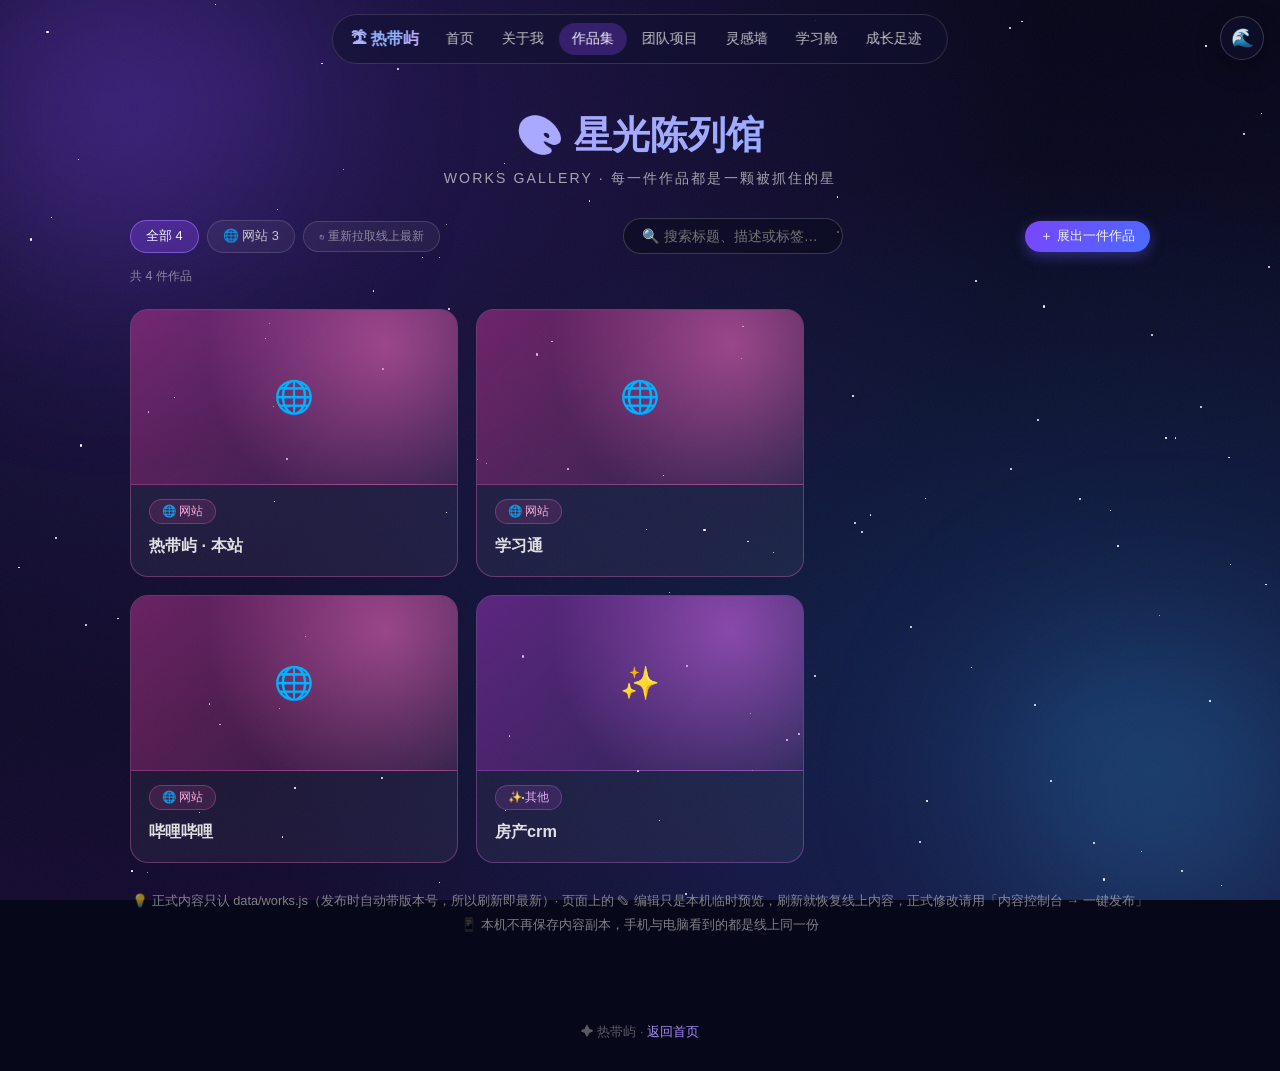
<file: works.html>
<!DOCTYPE html>
<html lang="zh-CN">
<head>
<meta charset="UTF-8">
<!-- 防闪屏：必须最先同步执行，先把主题定下来再渲染 -->
<script>try{if(localStorage.getItem('isle_theme_v1')==='beach'){document.documentElement.setAttribute('data-theme','beach');}}catch(e){}</script>
<link rel="stylesheet" href="theme.css">
<meta name="viewport" content="width=device-width, initial-scale=1.0">
<title>星光陈列馆 · 热带屿</title>
<style>
*{margin:0;padding:0;box-sizing:border-box}
body{font-family:"PingFang SC","Hiragino Sans GB","Microsoft YaHei",sans-serif;background:var(--bg);color:var(--text);min-height:100vh;overflow-x:hidden}
a{color:inherit;text-decoration:none}
.space{position:fixed;inset:0;z-index:0;overflow:hidden;background:radial-gradient(ellipse at 20% 10%,var(--haze-violet),transparent 55%),radial-gradient(ellipse at 85% 80%,var(--haze-blue),transparent 55%),linear-gradient(180deg,var(--bg),var(--sky-2) 55%,var(--sky-3))}
.star{position:absolute;background:var(--surface-solid);border-radius:50%;animation:tw var(--d,3s) ease-in-out infinite}
@keyframes tw{0%,100%{opacity:.15}50%{opacity:1}}
.nebula{position:absolute;border-radius:50%;filter:blur(90px)}
.n1{width:460px;height:460px;top:-120px;left:-120px;background:radial-gradient(circle,var(--violet-45),transparent 70%)}
.n2{width:420px;height:420px;bottom:-100px;right:-90px;background:radial-gradient(circle,var(--cyan-35),transparent 70%)}
.nav{position:fixed;top:14px;left:50%;transform:translateX(-50%);z-index:60;display:flex;align-items:center;flex-wrap:wrap;justify-content:center;gap:2px;max-width:94vw;padding:8px 12px;border-radius:999px;background:var(--nav-bg);border:1px solid var(--nav-line);backdrop-filter:blur(14px)}
.logo{font-weight:800;font-size:1rem;padding:0 12px 0 6px;background:linear-gradient(120deg,var(--logo-1),var(--logo-2),var(--logo-3));-webkit-background-clip:text;background-clip:text;color:transparent}
.nav a{font-size:.86rem;color:var(--nav-text);padding:7px 13px;border-radius:999px;transition:.25s}
.nav a:hover,.nav a.active{color:var(--text-strong);background:var(--nav-active-bg)}
.wrap{position:relative;z-index:2;max-width:1060px;margin:0 auto;padding:110px 20px 50px}
.page-head{text-align:center;margin-bottom:30px}
.page-head h1{font-size:clamp(1.8rem,5vw,2.4rem);background:linear-gradient(120deg,var(--head-grad-1),var(--head-grad-2));-webkit-background-clip:text;background-clip:text;color:transparent}
.page-head p{color:var(--text-dim);font-size:.88rem;margin-top:8px;letter-spacing:.15em}
.toolbar{display:flex;justify-content:space-between;align-items:center;flex-wrap:wrap;gap:14px;margin-bottom:24px}
.chips{display:flex;flex-wrap:wrap;gap:8px;align-items:center}
.chip2{font-size:.8rem;color:var(--text-mid);background:var(--surface-1);border:1px solid var(--chip2-line);padding:7px 15px;border-radius:999px;cursor:pointer;transition:.25s;font-family:inherit}
.chip2.on{background:var(--violet-30);border-color:var(--lav-60);color:var(--text-strong)}
.addbtn{background:linear-gradient(120deg,var(--accent),var(--accent-2))!important;border:none!important;color:var(--text-strong)!important;box-shadow:0 4px 14px var(--brand-40)}
.addbtn:hover{transform:translateY(-2px)}
.resetbtn{color:var(--text-faint)!important;font-size:.72rem!important}
.resetbtn:hover{color:var(--danger-soft)!important;border-color:var(--danger-45)!important}
.sinput{flex:0 1 220px;background:var(--input-bg);border:1px solid var(--white-18);border-radius:999px;padding:9px 18px;color:var(--text-strong);font-size:.88rem;font-family:inherit}
.sinput:focus{outline:none;border-color:var(--accent-soft);box-shadow:0 0 10px var(--violet-35)}
.cnt{font-size:.78rem;color:var(--text-faint);width:100%}
.masonry{column-count:3;column-gap:18px}
@media(max-width:900px){.masonry{column-count:2}}
@media(max-width:600px){.masonry{column-count:1}}
.wcard{position:relative;break-inside:avoid;margin-bottom:18px;border-radius:18px;padding:20px 22px;background:var(--surface-1);border:1px solid hsla(var(--h),70%,68%,.35);backdrop-filter:blur(10px);transition:.3s;opacity:1;animation:fadeup .6s ease}
@keyframes fadeup{from{opacity:0;transform:translateY(16px)}to{opacity:1;transform:none}}
/* 兜底：动画未出帧 / 系统要求减少动效时，卡片保持完全可见 */
@media (prefers-reduced-motion:reduce){.wcard{animation:none!important;opacity:1;transform:none}}
.wcard:hover{transform:translateY(-5px);border-color:hsla(var(--h),80%,72%,.7);box-shadow:0 14px 36px hsla(var(--h),70%,50%,.25)}
.wcat{display:inline-flex;align-items:center;gap:6px;font-size:.72rem;color:hsl(var(--h),80%,82%);background:hsla(var(--h),70%,60%,.14);border:1px solid hsla(var(--h),70%,65%,.35);padding:4px 12px;border-radius:999px;margin-bottom:12px}
.ops{position:absolute;top:12px;right:14px;display:flex;gap:6px;opacity:0;transition:.25s;z-index:3}
.wcard:hover .ops{opacity:1}
@media(hover:none){.ops{opacity:.75}}
.op{width:28px;height:28px;border-radius:9px;border:1px solid var(--white-18);background:var(--panel);color:var(--text-mid);cursor:pointer;font-size:.78rem;transition:.2s;font-family:inherit;backdrop-filter:blur(4px)}
.op:hover{border-color:var(--accent-soft);color:var(--text-strong)}
.op.danger:hover{border-color:var(--danger-60);color:var(--danger-soft)}
.wcard h3{font-size:1.05rem;margin-bottom:8px;padding-right:0;line-height:1.6}
.wdesc{font-size:.88rem;color:var(--text-mid);line-height:1.95}
.wtags{display:flex;flex-wrap:wrap;gap:6px;margin-top:12px}
.wtag{font-size:.7rem;padding:4px 12px;border-radius:999px;background:var(--violet-12);border:1px solid var(--violet-35);color:var(--accent-lav)}
.wfoot{margin-top:14px;display:flex;justify-content:space-between;align-items:center;gap:8px;flex-wrap:wrap}
.wlink{font-size:.8rem;color:var(--accent-blue)}
.wlink:hover{color:var(--accent-lav)}
.wdate{font-size:.72rem;color:var(--text-ghost)}
.empty{text-align:center;color:var(--text-faint);padding:60px 20px}
.tip{text-align:center;color:var(--text-faint);font-size:.8rem;margin-top:26px;line-height:1.9}
.modal{position:fixed;inset:0;z-index:100;background:var(--overlay);backdrop-filter:blur(6px);display:none;align-items:center;justify-content:center;padding:20px}
.modal.open{display:flex}
.mbox{width:min(460px,100%);background:var(--panel-solid);border:1px solid var(--lav-35);border-radius:20px;padding:22px;max-height:88vh;overflow:auto;box-shadow:0 20px 60px var(--black-60)}
.mhead{display:flex;justify-content:space-between;align-items:center;margin-bottom:4px}
.mhead h3{font-size:1.05rem;background:linear-gradient(120deg,var(--head-grad-1),var(--head-grad-2));-webkit-background-clip:text;background-clip:text;color:transparent}
.xbtn{width:30px;height:30px;border-radius:50%;border:none;background:var(--white-08);color:var(--text-strong);cursor:pointer;font-family:inherit}
.mbox label{display:block;font-size:.8rem;color:var(--text-dim);margin:13px 0 6px}
.minput{width:100%;background:var(--input-bg);border:1px solid var(--white-18);border-radius:10px;padding:10px 12px;color:var(--text-strong);font-size:.9rem;font-family:inherit}
.minput:focus{outline:none;border-color:var(--accent-soft);box-shadow:0 0 10px var(--violet-35)}
select.minput option{color:var(--ink-111)}
textarea.minput{resize:vertical;min-height:100px;line-height:1.8}
.ebtns{display:flex;gap:12px;margin-top:20px}
.btn2{padding:12px 26px;border-radius:999px;border:none;cursor:pointer;font-size:.9rem;transition:.3s;font-family:inherit}
.btn2.exp{background:linear-gradient(120deg,var(--accent),var(--accent-2));color:var(--text-strong);box-shadow:0 6px 18px var(--brand-40)}
.btn2.ghost{background:transparent;border:1px solid var(--white-20);color:var(--text-mid)}
.btn2:hover{transform:translateY(-2px)}
#toast{position:fixed;left:50%;bottom:36px;transform:translateX(-50%) translateY(20px);background:var(--toast-bg);border:1px solid var(--lav-50);color:var(--text-strong);padding:12px 26px;border-radius:999px;font-size:.9rem;opacity:0;pointer-events:none;transition:.35s;z-index:200;box-shadow:0 8px 30px var(--black-50);backdrop-filter:blur(8px)}
#toast.show{opacity:1;transform:translateX(-50%) translateY(0)}
footer{position:relative;z-index:2;text-align:center;padding:36px 20px 30px;color:var(--text-ghost);font-size:.8rem}
footer a{color:var(--link-on-dark)}

/* ══════════════ 3D 翻转卡片 ══════════════
   外层 #wall .wcard 只做 3D 舞台（id 提权，覆盖 theme.css 的统一卡片 hover），
   正反面画在 .card-inner 里；.ops（编辑/删除）留在舞台层，不参与翻转。 */
#wall .wcard{
  position:relative;
  padding:0;
  height:268px;
  background:none;
  border:0;
  box-shadow:none;
  backdrop-filter:none;
  -webkit-backdrop-filter:none;
  perspective:1000px;
}
#wall .wcard:hover{
  transform:none;
  background:none;
  border:0;
  box-shadow:none;
  backdrop-filter:none;
  -webkit-backdrop-filter:none;
}
#wall .card-inner{
  position:relative;
  width:100%;height:100%;
  transform-style:preserve-3d;
  transition:transform .6s cubic-bezier(.4,0,.2,1);
}
#wall .wcard:hover .card-inner,
#wall .wcard.flipped .card-inner{transform:rotateY(180deg)}

#wall .face{
  position:absolute;inset:0;
  display:flex;flex-direction:column;
  border-radius:18px;
  overflow:hidden;
  background:var(--surface-1);
  border:1px solid hsla(var(--h),70%,68%,.35);
  backface-visibility:hidden;
  -webkit-backface-visibility:hidden;
}
#wall .face.back{transform:rotateY(180deg)}

/* 正面：封面色块 + 分类 + 标题 */
#wall .face.front .cover{
  flex:1 1 auto;min-height:96px;
  display:flex;align-items:center;justify-content:center;
  font-size:2rem;
  background:
    radial-gradient(circle at 78% 20%,hsla(var(--h),80%,68%,.5),transparent 62%),
    linear-gradient(135deg,hsla(var(--h),70%,52%,.4),hsla(var(--h),70%,38%,.08));
  border-bottom:1px solid hsla(var(--h),70%,68%,.22);
}
#wall .face.front .fbody{padding:14px 18px 18px;display:flex;flex-direction:column;gap:9px}
#wall .face.front .wcat{margin-bottom:0;align-self:flex-start}
#wall .face.front h3{
  margin-bottom:0;font-size:1.02rem;line-height:1.55;
  display:-webkit-box;-webkit-line-clamp:2;-webkit-box-orient:vertical;overflow:hidden;
}

/* 背面：简介 + 标签 + 进入链接 */
#wall .face.back{padding:18px 18px 16px}
#wall .face.back .wcat{margin-bottom:10px;align-self:flex-start}
#wall .face.back .wdesc{
  font-size:.85rem;line-height:1.8;color:var(--text-mid);
  display:-webkit-box;-webkit-line-clamp:4;-webkit-box-orient:vertical;overflow:hidden;
}
#wall .face.back .wtags{margin-top:10px}
#wall .face.back .wfoot{margin-top:auto;padding-top:10px}
#wall .face.back .wlink{position:relative;z-index:3}
#wall .wcard .ops{top:10px;right:12px;z-index:6}

@media(max-width:600px){#wall .wcard{height:252px}}
@media (prefers-reduced-motion:reduce){#wall .card-inner{transition:none}}
</style>
</head>
<body>
<div class="space" id="space"><div class="nebula n1"></div><div class="nebula n2"></div>
<div class="sea-scene" aria-hidden="true">
  <div class="beach-sea">
    <div class="beach-flow bf-1"></div>
    <div class="beach-flow bf-2"></div>
    <span class="beach-wave bw-1"></span>
    <span class="beach-wave bw-2"></span>
    <span class="beach-wave bw-3"></span>
  </div>
  <div class="beach-glowpath"></div>
  <div class="beach-horizon"></div>
  <div class="beach-crest bc-1"></div>
  <div class="beach-crest bc-2"></div>
  <div class="beach-sun"></div>
  <div class="beach-cloud bcl-1"></div>
  <div class="beach-cloud bcl-2"></div>
  <div class="beach-cloud bcl-3"></div>
  <div class="beach-palm">
    <svg viewBox="0 0 180 240">
      <path d="M86 238c6-40 10-78 14-110 2-16 4-30 8-44" stroke="#023E8A" stroke-width="6" stroke-linecap="round" fill="none"/>
      <path d="M108 82c-16-14-38-18-56-12 16-10 38-8 54 6z" fill="#023E8A"/>
      <path d="M108 82c8-22 26-34 46-32-18 2-34 14-44 32z" fill="#023E8A"/>
      <path d="M108 82c20-2 42 8 54 26-16-14-38-20-54-16z" fill="#023E8A"/>
      <path d="M108 82c-16-2-32 10-40 26 10-14 26-22 38-18z" fill="#023E8A"/>
      <path d="M108 82c6-16 2-32-8-42 8 14 10 28 4 42z" fill="#023E8A"/>
    </svg>
  </div>
</div>
</div>

<!-- ══════════════════════════════════════════════════════════
     初始内容（种子数据）——「文件轨道」：写在 data/works.js 里的作品 = 对外公开的底稿
     ▸ cat 类型：网站 / 设计 / 写作 / 视频 / 其他（决定卡片光晕颜色与图标）
     ▸ link 留空则显示「链接待补充」；tags 用逗号分隔；date 是日期小签
     ▸ 想让新作品对外公开：写进 data/works.js → 部署后上传 → 全网可见
     ▸ 文件内容更新后，刷新页面会自动同步新版（本机独有、文件里没有的作品会保留）
     ══════════════════════════════════════════════════════════ -->
<script src="data/works.js"></script>
<!-- ══════════════ 种子数据结束，以下内容不用动 ══════════════ -->

<nav class="nav">
  <span class="logo">🏝 热带屿</span>
  <a href="index.html">首页</a>
  <a href="about.html">关于我</a>
  <a class="active" href="works.html">作品集</a>
  <a href="team.html">团队项目</a>
  <a href="ideas.html">灵感墙</a>
  <a href="tools.html">学习舱</a>
  <a href="growth.html">成长足迹</a>
</nav>

<!-- 主题切换按钮：宽屏右上角，窄屏右下角（样式在 theme.css） -->
<button class="theme-btn" id="themeBtn" type="button" aria-label="切到热带海" title="切到热带海">🌊</button>

<main class="wrap">
  <div class="page-head">
    <h1>🎨 星光陈列馆</h1>
    <p>WORKS GALLERY · 每一件作品都是一颗被抓住的星</p>
  </div>

  <div class="toolbar">
    <div class="chips" id="chips"></div>
    <input class="sinput" id="kwInput" placeholder="🔍 搜索标题、描述或标签…">
    <button class="chip2 addbtn" id="addBtn">＋ 展出一件作品</button>
    <span class="cnt" id="total"></span>
  </div>

  <div class="masonry" id="wall"></div>
  <div class="empty" id="empty" style="display:none">🌌 这里还空着——点「＋ 展出一件作品」放进第一颗星吧</div>
  <p class="tip">💡 正式内容只认 data/works.js（发布时自动带版本号，所以刷新即最新）· 页面上的 ✎ 编辑只是本机临时预览，刷新就恢复线上内容，正式修改请用「内容控制台 → 一键发布」<br>📱 本机不再保存内容副本，手机与电脑看到的都是线上同一份</p>
</main>

<div class="modal" id="editModal">
  <div class="mbox">
    <div class="mhead"><h3 id="emTitle">✏️ 作品</h3><button class="xbtn" id="emClose">✕</button></div>
    <label>标题 *</label>
    <input class="minput" id="efTitle" maxlength="60" placeholder="如：热带屿 · 本站">
    <label>类型</label>
    <select class="minput" id="efCat">
      <option>网站</option><option>设计</option><option>写作</option>
      <option>视频</option><option>其他</option>
    </select>
    <label>描述</label>
    <textarea class="minput" id="efDesc" placeholder="这是一件什么作品？做了什么、用了什么、亮点是什么…"></textarea>
    <label>链接（选填 · 留空显示「链接待补充」）</label>
    <input class="minput" id="efLink" placeholder="https://… 或本站页面如 index.html">
    <label>标签（逗号或空格分隔）</label>
    <input class="minput" id="efTags" placeholder="如：个人网站, 网页设计">
    <label>日期小签（选填）</label>
    <input class="minput" id="efDate" maxlength="20" placeholder="如：2026.10">
    <div class="ebtns">
      <button class="btn2 exp" id="emSave">✔️ 保存</button>
      <button class="btn2 ghost" id="emCancel">取消</button>
    </div>
  </div>
</div>

<div id="toast"></div>
<footer>✦ 热带屿 · <a href="index.html">返回首页</a></footer>

<script>
/* ================= 数据层：只认线上文件（本机不留正式数据） =================
   ① 首帧：直接渲染 data/works.js 的内容 —— 发布时会自动打版本戳 ?v=hash，首帧即最新；
   ② 首帧后：再 fetch 一次源站副本（cache:no-store）兜底，版本戳没更新也能百毫秒内校正；
   ③ 页面上的 ✎ 编辑只在本次会话内存生效，刷新即恢复线上内容（正式发布请用内容控制台）。 */
const seedTag=document.querySelector('script[src^="data/works.js"]');
const SEED_URL=seedTag?seedTag.getAttribute('src').split('?')[0]:'data/works.js';
const SEED_VER=(function(){
  try{const m=/[?&]v=([^&"']+)/.exec(seedTag?seedTag.getAttribute('src'):'');return m?m[1]:'';}catch(e){return '';}
})();
function sealOf(data){
  const s=JSON.stringify(data);
  let h=5381;
  for(let i=0;i<s.length;i++) h=((h<<5)+h+s.charCodeAt(i))>>>0;
  return s.length.toString(36)+'.'+h.toString(36);
}
let liveSeal=sealOf(typeof WORKS_SEED!=='undefined'?WORKS_SEED:[]);
/* 从源站文本里取出 JSON 部分（控制台写出的就是严格 JSON） */
function parseSeedText(text){
  try{
    const s=String(text).replace(/^\uFEFF/,'');
    const i=s.indexOf('=');
    if(i<0)return null;
    const arr=/^\s*=\s*\[/.test(s.slice(i));
    const a=s.indexOf(arr?'[':'{',i), b=s.lastIndexOf(arr?']':'}');
    if(a<0||b<=a)return null;
    return JSON.parse(s.slice(a,b+1));
  }catch(e){return null;}
}
const workKey=w=>String(w&&(w.title||w.desc)||'').trim();
/* 标题（缺省用描述）视为同一件作品，文件优先，避免文件更新后出现重复卡片 */
function mergeWithFile(seed,local){
  const out=seed.map(w=>Object.assign({},w));
  const seen=Object.create(null);
  out.forEach(w=>{seen[workKey(w)]=1;});
  local.forEach(w=>{
    if(!w||typeof w!=='object'||!workKey(w))return;
    const k=workKey(w);
    if(seen[k])return;
    seen[k]=1;
    out.push(Object.assign({title:'',cat:'其他',desc:'',link:'',tags:[],date:''},w));
  });
  return out;
}
/* 老版本把正式数据存在浏览器里，现在只认线上文件：顺手清掉遗留副本 */
(function(){
  try{
    localStorage.removeItem('isle_works_v1');
    localStorage.removeItem('isle_works_v1_seal');
  }catch(e){}
})();
let WORKS=JSON.parse(JSON.stringify(WORKS_SEED));
function persist(){/* 不落盘：正式数据只认 data/works.js */}

/* ===== 源站校验 / 手动强同步：绕开静态缓存，部署后刷新即时生效 ===== */
function syncFromServer(force){
  if(typeof fetch!=='function')return;
  let ctrl=null,timer=0;
  try{if(typeof AbortController==='function'){ctrl=new AbortController();timer=setTimeout(()=>ctrl.abort(),6000);}}catch(e){}
  const opt={cache:'no-store'};
  if(ctrl)opt.signal=ctrl.signal;
  let pr;try{pr=fetch(SEED_URL+'?v='+Date.now(),opt);}catch(e){clearTimeout(timer);if(force)toast('⚠️ 拉取失败，请检查网络后重试');return;}
  pr.then(r=>r.ok?r.text():null).then(t=>{
    clearTimeout(timer);
    if(!t){if(force)toast('⚠️ 拉取失败，请检查网络后重试');return;}
    const fresh=parseSeedText(t);
    if(!fresh){if(force)toast('⚠️ 线上数据格式异常，未同步');return;}
    const s=sealOf(fresh);
    if(s===liveSeal){
      if(force)toast('✅ 已是最新版本'+(SEED_VER?'（v='+String(SEED_VER).slice(0,8)+'）':''));
      return;
    }
    const merged=mergeWithFile(fresh,WORKS);
    const same=JSON.stringify(merged)===JSON.stringify(WORKS);
    liveSeal=s;
    WORKS=merged;
    if(!same){render();toast('🔄 已同步文件里的最新内容');}
    else if(force){toast('✅ 已是最新版本');}
  }).catch(()=>{clearTimeout(timer);if(force)toast('⚠️ 拉取失败，请检查网络后重试');});
}
window.addEventListener('pageshow',e=>{if(e.persisted)syncFromServer();});

const CATS={'网站':'🌐','设计':'🎨','写作':'✍️','视频':'🎬','其他':'✨'};
let tag='全部', kw='';
const $=i=>document.getElementById(i);
const esc=s=>String(s??'').replace(/[<>&"]/g,c=>({'<':'&lt;','>':'&gt;','&':'&amp;','"':'&quot;'}[c]));
function hash(s){let h=0;for(let i=0;i<s.length;i++)h=(h*31+s.charCodeAt(i))>>>0;return h;}
const hueOf=s=>210+hash(s||'star')%120;
function parseTags(s){return [...new Set(s.split(/[,，、;；\s]+/).map(t=>t.trim()).filter(Boolean))].slice(0,6);}

function render(){
  const cnt={};
  WORKS.forEach(w=>{if(w.cat)cnt[w.cat]=(cnt[w.cat]||0)+1;});
  const cats=Object.keys(cnt).sort((a,b)=>cnt[b]-cnt[a]);
  $('chips').innerHTML=`<button class="chip2${tag==='全部'?' on':''}" data-t="全部">全部 ${WORKS.length}</button>`
    +cats.map(t=>`<button class="chip2${t===tag?' on':''}" data-t="${esc(t)}">${CATS[t]||'✨'} ${esc(t)} ${cnt[t]}</button>`).join('')
    +`<button class="chip2 resetbtn" id="resetBtn" title="立即从线上拉取最新内容（绕开所有缓存）">↻ 重新拉取线上最新</button>`;
  document.querySelectorAll('.chip2[data-t]').forEach(b=>b.onclick=()=>{tag=b.dataset.t;render();});
  $('resetBtn').onclick=()=>{
    if(confirm('重新从线上拉取最新内容？\n\n页面上的临时编辑会被线上内容替换（正式数据以 data/works.js 为准）。')){
      syncFromServer(true);
    }
  };

  const k=kw.toLowerCase();
  const list=WORKS.filter(w=>{
    const okTag=tag==='全部'||w.cat===tag||(w.tags||[]).includes(tag);
    const blob=((w.title||'')+' '+(w.desc||'')+' '+(w.cat||'')+' '+(w.tags||[]).join(' ')).toLowerCase();
    return okTag&&(!k||blob.includes(k));
  });
  $('total').textContent='共 '+list.length+' 件作品';
  $('empty').style.display=list.length?'none':'block';
  $('wall').innerHTML=list.map(w=>{
    const gi=WORKS.indexOf(w);
    const h=hueOf(w.cat||w.title);
    const ico=CATS[w.cat]||'✨';
    return `<div class="wcard" style="--h:${h}">
      <div class="ops">
        <button class="op" data-edit="${gi}" title="编辑">✎</button>
        <button class="op danger" data-del="${gi}" title="删除">🗑</button>
      </div>
      <div class="card-inner">
        <div class="face front">
          <div class="cover" aria-hidden="true">${ico}</div>
          <div class="fbody">
            <span class="wcat">${ico} ${esc(w.cat||'其他')}</span>
            <h3>${esc(w.title)}</h3>
          </div>
        </div>
        <div class="face back">
          <span class="wcat">${ico} ${esc(w.cat||'其他')}</span>
          ${w.desc?`<p class="wdesc">${esc(w.desc).replace(/\n/g,'<br>')}</p>`:''}
          ${(w.tags&&w.tags.length)?`<div class="wtags">${w.tags.map(t=>`<span class="wtag">${esc(t)}</span>`).join('')}</div>`:''}
          <div class="wfoot">
            ${w.link?`<a class="wlink" href="${esc(w.link)}" target="_blank" rel="noopener">进入 →</a>`:`<span class="wlink" style="color:var(--text-ghost)">🔗 链接待补充</span>`}
            ${w.date?`<span class="wdate">✦ ${esc(w.date)}</span>`:''}
          </div>
        </div>
      </div>
    </div>`;
  }).join('');
  document.querySelectorAll('[data-edit]').forEach(b=>b.onclick=()=>openEdit(Number(b.dataset.edit)));
  document.querySelectorAll('[data-del]').forEach(b=>b.onclick=()=>delWork(Number(b.dataset.del)));
}
$('kwInput').addEventListener('input',e=>{kw=e.target.value.trim();render();});

/* ================= 编辑弹窗 ================= */
let editIdx=-1;
function openModal(){$('editModal').classList.add('open');}
function closeModal(){$('editModal').classList.remove('open');editIdx=-1;}
function openAdd(){
  editIdx=-1;
  $('emTitle').textContent='✏️ 展出一件作品';
  $('efTitle').value='';$('efCat').value='网站';$('efDesc').value='';$('efLink').value='';$('efTags').value='';$('efDate').value='';
  openModal();setTimeout(()=>$('efTitle').focus(),60);
}
function openEdit(i){
  const w=WORKS[i];if(!w)return;editIdx=i;
  $('emTitle').textContent='✏️ 编辑作品';
  $('efTitle').value=w.title||'';$('efCat').value=w.cat||'其他';$('efDesc').value=w.desc||'';
  $('efLink').value=w.link||'';$('efTags').value=(w.tags||[]).join(', ');$('efDate').value=w.date||'';
  openModal();setTimeout(()=>$('efTitle').focus(),60);
}
$('emSave').onclick=()=>{
  const title=$('efTitle').value.trim();
  if(!title){toast('标题还没写哦');return;}
  const item={title,cat:$('efCat').value,desc:$('efDesc').value.trim(),link:$('efLink').value.trim(),tags:parseTags($('efTags').value),date:$('efDate').value.trim()};
  if(editIdx<0){WORKS.unshift(item);toast('⭐ 已加入本机预览（刷新恢复线上内容）');}
  else{WORKS[editIdx]=item;toast('✅ 已更新（仅本机预览）');}
  persist();closeModal();render();
};
$('emCancel').onclick=closeModal;
$('emClose').onclick=closeModal;
$('editModal').onclick=e=>{if(e.target===$('editModal'))closeModal();};
$('addBtn').onclick=openAdd;
document.addEventListener('keydown',e=>{if(e.key==='Escape')closeModal();});
function delWork(i){
  const w=WORKS[i];if(!w)return;
  if(confirm('删除作品「'+w.title+'」？')){
    WORKS.splice(i,1);persist();render();toast('🗑️ 已删除（仅本机预览）');
  }
}

/* ================= 轻提示 ================= */
let toastTimer;
function toast(msg){
  const t=$('toast');t.textContent=msg;t.classList.add('show');
  clearTimeout(toastTimer);toastTimer=setTimeout(()=>t.classList.remove('show'),2200);
}

const sp=document.getElementById('space');
for(let i=0;i<110;i++){const s=document.createElement('div');s.className='star';
const z=Math.random()*1.8+.6;s.style.width=s.style.height=z+'px';
s.style.left=Math.random()*100+'%';s.style.top=Math.random()*100+'%';
s.style.setProperty('--d',(Math.random()*4+2)+'s');s.style.animationDelay=Math.random()*5+'s';
sp.appendChild(s);}
render();
syncFromServer();
</script>
<script>
/* ===== 3D 翻转卡片：无 hover 设备点按翻面（只加交互，不碰数据渲染） ===== */
(function(){
  var wall=document.getElementById('wall');
  if(!wall) return;
  function hasHover(){
    try{ return window.matchMedia('(hover:hover) and (pointer:fine)').matches; }
    catch(e){ return true; }
  }
  wall.addEventListener('click',function(e){
    if(hasHover()) return;                                    /* 桌面端由 :hover 翻面 */
    if(!e.target.closest) return;
    if(e.target.closest('a,button')) return;                  /* 链接、编辑/删除按钮不触发翻面 */
    var card=e.target.closest('.wcard');
    if(!card) return;
    card.classList.toggle('flipped');
  });
})();
</script>
<script>
/* ===== 鼠标跟随倾斜：只写在卡片外层 .wcard 上，内层 .card-inner 的翻转不受影响 ===== */
function initCardTilt(){
  var wall=document.getElementById('wall');
  if(!wall) return;
  try{
    if(!window.matchMedia('(hover: hover)').matches) return;                    /* 触屏设备不做倾斜 */
    if(window.matchMedia('(prefers-reduced-motion: reduce)').matches) return;   /* 减少动效偏好时关闭 */
  }catch(e){ return; }

  var MAX=8, LIFT=6;            /* 最大倾角 8 度，轻微 translateZ */
  var frame=0, cur=null, last=null;

  /* 归位：.4s 平滑回正，投影一并收回 */
  function reset(el){
    if(!el) return;
    el.style.transition='transform .4s cubic-bezier(.4,0,.2,1), box-shadow .4s ease';
    el.style.transform='perspective(1000px) rotateX(0deg) rotateY(0deg) translateZ(0)';
    el.style.boxShadow='';
  }

  /* 真正的样式写入只发生在这里（每帧一次） */
  function paint(){
    frame=0;
    if(!cur) return;
    var el=cur.el;
    if(!el.isConnected) return;
    var x=cur.x, y=cur.y;
    el.style.transition='transform .12s linear, box-shadow .12s linear';
    el.style.transform='perspective(1000px) rotateX('+(y*MAX).toFixed(2)+'deg) rotateY('+(-x*MAX).toFixed(2)+'deg) translateZ('+LIFT+'px)';
    el.style.boxShadow=(-x*16).toFixed(1)+'px '+(18+y*10).toFixed(1)+'px 40px var(--tilt-shadow)';
  }

  wall.addEventListener('mousemove',function(e){
    var card=e.target.closest?e.target.closest('.wcard'):null;
    if(card!==last){ if(last) reset(last); last=card; }
    if(!card){ cur=null; return; }
    var r=card.getBoundingClientRect();
    if(!r.width||!r.height) return;
    cur={ el:card,
          x:((e.clientX-r.left)/r.width-.5)*2,    /* -1(左) … 1(右) */
          y:((e.clientY-r.top)/r.height-.5)*2 };  /* -1(上) … 1(下) */
    if(!frame) frame=requestAnimationFrame(paint);  /* rAF 节流 */
  },{passive:true});

  wall.addEventListener('mouseleave',function(){
    cur=null;
    if(last) reset(last);
    last=null;
  });
}
initCardTilt();
</script>
<script>
/* ===== 主题切换：星空屿 ⇄ 热带海（存 isle_theme_v1） ===== */
(function(){
  var root=document.documentElement, KEY='isle_theme_v1';
  var btn=document.getElementById('themeBtn');
  if(!btn) return;
  function isBeach(){ return root.getAttribute('data-theme')==='beach'; }
  function paint(){
    if(isBeach()){ btn.textContent='✨'; btn.title='切回星空屿'; btn.setAttribute('aria-label','切回星空屿'); }
    else{ btn.textContent='🌊'; btn.title='切到热带海'; btn.setAttribute('aria-label','切到热带海'); }
  }
  btn.addEventListener('click',function(){
    if(isBeach()){
      root.removeAttribute('data-theme');
      try{ localStorage.setItem(KEY,'star'); }catch(e){}
    }else{
      root.setAttribute('data-theme','beach');
      try{ localStorage.setItem(KEY,'beach'); }catch(e){}
    }
    paint();
  });
  paint();
})();
</script>
</body>
</html>
</file>
<file: theme.css>
/* ══════════════════════════════════════════════════════════════
   热带屿 · 主题色板（双主题）
   本文件只做三件事：① 定义星空屿颜色 ② 定义热带海颜色 ③ 右上角切换按钮
   不改任何布局、类名、结构。
   ══════════════════════════════════════════════════════════════ */

/* ─────────── ① 星空屿（默认，<html> 无 data-theme 时生效） ───────────
   下面每个数值都等于改造前页面里写死的原始颜色，一个字符都别改。 */
:root{
  /* 天空与底色 */
  --bg:#07071a;
  --sky-2:#0d0b26;
  --sky-3:#140b30;
  --haze-violet:rgba(76,44,166,.38);
  --haze-blue:rgba(23,90,168,.32);

  /* 星云 / 星点 / 流星 / 天体 */
  --neb-violet-strong:rgba(141,74,255,.5);
  --neb-violet:rgba(141,74,255,.45);
  --neb-blue-strong:rgba(56,189,248,.4);
  --neb-blue:rgba(56,189,248,.35);
  --neb-pink:rgba(240,171,252,.32);
  --star:#fff;
  --star-glow:rgba(255,255,255,.45);
  --shooting:#cfd8ff;
  --planet-1:#c3a6ff;
  --planet-2:#3b2a86;
  --planet-3:#241a5e;
  --ring-line:rgba(196,181,253,.5);

  /* 文字（视觉升级：紫调白 → 暖灰白 #e0e0e0，其余深浅由同族透明度派生） */
  --text:#e0e0e0;
  --text-mid:rgba(224,224,224,.86);
  --text-dim:rgba(224,224,224,.70);
  --text-faint:rgba(224,224,224,.55);
  --text-ghost:rgba(224,224,224,.38);
  --text-strong:#f2f2f2;
  --chip-text:rgba(224,224,224,.85);
  --footer-strong:rgba(224,224,224,.92);
  --nav-text:rgba(224,224,224,.86);
  --nav-text-active:#fff;
  --btn-text:#fff;
  --toast-text:#fff;
  --link-on-dark:#a78bfa;
  --logo-1:#c4b5fd;
  --logo-2:#8ab6ff;
  --logo-3:#f0abfc;

  /* 标题渐变与强调色（视觉升级：保持紫调，饱和度适度提高） */
  --head-grad-1:#c2a4ff;
  --head-grad-2:#84b0ff;
  --title-1:#d8ccff;
  --title-3:#f6b8ff;
  --accent-lav:#c3a4ff;
  --accent-blue:#84b0ff;
  --accent:#7a45ff;
  --accent-2:#4a6bff;
  --accent-soft:#a06bff;

  /* 面 / 容器 / 浮层 */
  --surface-1:rgba(255,255,255,.05);
  --nav-bg:rgba(18,18,48,.55);
  --panel:rgba(20,18,50,.72);
  --panel-solid:#12102e;
  --input-bg:rgba(10,10,30,.6);
  --toast-bg:rgba(30,26,66,.92);
  --overlay:rgba(5,5,20,.72);

  /* 白色透明度族 */
  --white-04:rgba(255,255,255,.04);
  --white-08:rgba(255,255,255,.08);
  --white-12:rgba(255,255,255,.12);
  --nav-line:rgba(255,255,255,.14);
  --chip2-line:rgba(255,255,255,.14);
  --white-16:rgba(255,255,255,.16);
  --white-18:rgba(255,255,255,.18);
  --white-20:rgba(255,255,255,.2);
  --white-25:rgba(255,255,255,.25);

  /* 强调色描边 / 光晕（后缀数字 = 原来的透明度） */
  --nav-active-bg:rgba(141,74,255,.28);
  --nav-active-glow:rgba(141,74,255,.35);
  --violet-12:rgba(141,74,255,.12);
  --violet-20:rgba(141,74,255,.2);
  --violet-25:rgba(141,74,255,.25);
  --violet-35:rgba(141,74,255,.35);
  --violet-40:rgba(141,74,255,.4);
  --violet-45:rgba(141,74,255,.45);
  --violet-50:rgba(141,74,255,.5);
  --violet-60:rgba(141,74,255,.6);
  --lav-30:rgba(160,116,255,.3);
  --lav-35:rgba(160,116,255,.35);
  --lav-50:rgba(160,116,255,.5);
  --lav-55:rgba(160,116,255,.55);

  /* 青色 / 阴影 / 品牌光 */
  --cyan-30:rgba(56,189,248,.3);
  --cyan-35:rgba(56,189,248,.35);
  --black-28:rgba(0,0,0,.28);
  --black-35:rgba(0,0,0,.35);
  --black-40:rgba(0,0,0,.4);
  --black-50:rgba(0,0,0,.5);
  --black-60:rgba(0,0,0,.6);
  --brand-40:rgba(99,91,255,.4);
  --brand-45:rgba(99,91,255,.45);
  --brand-60:rgba(99,91,255,.6);
  --pu-30:rgba(90,60,220,.3);

  /* 状态色 */
  --ok:#34d399;
  --ok-bg:rgba(52,211,153,.1);
  --ok-line:rgba(52,211,153,.4);
  --danger-soft:#fca5a5;
  --danger-45:rgba(248,113,113,.45);
  --danger-60:rgba(248,113,113,.6);

  /* ── 其余 4 页（作品集 / 学习舱 / 灵感墙 / 成长足迹）补充色 ── */
  --violet-05:rgba(141,74,255,.05);
  --violet-10:rgba(141,74,255,.1);
  --violet-30:rgba(141,74,255,.3);
  --lav-00:rgba(160,116,255,0);
  --lav-14:rgba(160,116,255,.14);
  --lav-40:rgba(160,116,255,.4);
  --lav-45:rgba(160,116,255,.45);
  --lav-60:rgba(160,116,255,.6);
  --lav-80:rgba(160,116,255,.8);
  --lav-90:rgba(160,116,255,.9);
  --purple:#c084fc;
  --purple-12:rgba(186,116,255,.12);
  --purple-40:rgba(186,116,255,.4);
  --purple-80:rgba(186,116,255,.8);
  --purple-90:rgba(186,116,255,.9);
  --lilac-12:rgba(196,181,253,.12);
  --lilac-20:rgba(196,181,253,.2);
  --lilac-40:rgba(196,181,253,.4);
  --pink-12:rgba(240,171,252,.12);
  --pink-20:rgba(240,171,252,.2);
  --pink-42:rgba(240,171,252,.42);
  --text-lilac:#d6d0ff;
  --text-muted:#6a6f99;
  --gold:#ffd166;
  --gold-10:rgba(255,209,102,.1);
  --gold-12:rgba(255,209,102,.12);
  --gold-22:rgba(255,209,102,.22);
  --gold-38:rgba(255,209,102,.38);
  --gold-42:rgba(255,209,102,.42);
  --gold-45:rgba(255,209,102,.45);
  --gold-80:rgba(255,209,102,.8);
  --gold-90:rgba(255,209,102,.9);
  --danger-08:rgba(248,113,113,.08);
  --danger-12:rgba(248,113,113,.12);
  --danger-14:rgba(248,113,113,.14);
  --danger-20:rgba(248,113,113,.2);
  --danger-30:rgba(248,113,113,.3);
  --danger-40:rgba(248,113,113,.4);
  --danger-50:rgba(248,113,113,.5);
  --ok-12:rgba(52,211,153,.12);
  --ok-20:rgba(52,211,153,.2);
  --ok-42:rgba(52,211,153,.42);
  --ok-90:rgba(52,211,153,.9);
  --bright:#4fc3ff;
  --bright-10:rgba(79,195,255,.1);
  --bright-12:rgba(79,195,255,.12);
  --bright-22:rgba(79,195,255,.22);
  --bright-38:rgba(79,195,255,.38);
  --bright-42:rgba(79,195,255,.42);
  --bright-45:rgba(79,195,255,.45);
  --bright-80:rgba(79,195,255,.8);
  --bright-90:rgba(79,195,255,.9);
  --ink-111:#111;
  --panel-deep:#141233;
  --text-faint-80:rgba(138,143,184,.8);
  --white-06:rgba(255,255,255,.06);
  --white-10:rgba(255,255,255,.1);
  --white-15:rgba(255,255,255,.15);
  --white-35:rgba(255,255,255,.35);
  --surface-solid:#fff;
  --line-solid:#fff;

  /* ── 视觉升级批次（2026-10）：交互 token，供 ⑥ 段落复用 ── */
  --ease-ui:.25s ease;                              /* 全站统一缓动 */
  --grain-opacity:.04;                              /* 噪点颗粒层透明度 */
  --card-bg-hover:rgba(255,255,255,.06);            /* 卡片 hover 底色 */
  --card-line-hover:rgba(255,255,255,.12);          /* 卡片 hover 描边 */
  --card-shadow-hover:0 20px 40px rgba(100,120,255,.15); /* 卡片 hover 彩色投影 */
  --tilt-shadow:rgba(100,120,255,.2);               /* 卡片倾斜时的投影色 */
}

/* ─────────── ② 热带海（<html data-theme="beach">） ───────────
   依据《交接文档》10.4 色板；文字深浅由正文色 #0B2A3A 加透明度派生。 */
html[data-theme="beach"]{
  /* 天空与底色：天空渐变 FFD79A → FF9E5E → FF6B4A */
  --bg:#FFD79A;
  --sky-2:#FF9E5E;
  --sky-3:#FF6B4A;
  --haze-violet:rgba(255,232,194,.55);
  --haze-blue:rgba(0,166,214,.26);

  /* 星云 / 星点 / 流星 / 天体 */
  --neb-violet-strong:rgba(255,232,194,.42);
  --neb-violet:rgba(255,232,194,.38);
  --neb-blue-strong:rgba(72,202,228,.4);
  --neb-blue:rgba(72,202,228,.34);
  --neb-pink:rgba(255,107,74,.3);
  --star:#FFE8C2;
  --star-glow:rgba(255,232,194,.45);
  --shooting:#FFE8C2;
  --planet-1:#FFE8C2;
  --planet-2:#FF9E5E;
  --planet-3:#FF6B4A;
  --ring-line:rgba(255,255,255,.55);

  /* 文字 */
  --text:#0B2A3A;
  --text-mid:rgba(11,42,58,.88);
  --text-dim:rgba(11,42,58,.72);
  --text-faint:rgba(11,42,58,.6);
  --text-ghost:rgba(11,42,58,.48);
  --text-strong:#0B2A3A;
  --chip-text:rgba(11,42,58,.85);
  --footer-strong:#FFFFFF;
  --nav-text:rgba(255,255,255,.88);
  --nav-text-active:#FFFFFF;
  --btn-text:#FFFFFF;
  --toast-text:#FFFFFF;
  --link-on-dark:#FFE8C2;
  --logo-1:#FFE8C2;
  --logo-2:#48CAE4;
  --logo-3:#FF9E5E;

  /* 标题渐变与强调色 */
  --head-grad-1:#FF5E3A;
  --head-grad-2:#00A6D6;
  --title-1:#FF5E3A;
  --title-3:#FF9E5E;
  --accent-lav:#FF5E3A;
  --accent-blue:#00A6D6;
  --accent:#FF5E3A;
  --accent-2:#00A6D6;
  --accent-soft:#00A6D6;

  /* 面 / 容器 / 浮层 */
  --surface-1:rgba(255,255,255,.88);
  --nav-bg:rgba(2,62,138,.86);
  --panel:rgba(255,255,255,.92);
  --panel-solid:#FFFFFF;
  --input-bg:rgba(255,255,255,.9);
  --toast-bg:rgba(2,62,138,.94);
  --overlay:rgba(2,62,138,.45);

  /* 白色透明度族 */
  --white-04:rgba(255,255,255,.45);
  --white-08:rgba(11,42,58,.08);
  --white-12:rgba(2,62,138,.14);
  --nav-line:rgba(255,255,255,.28);
  --chip2-line:rgba(2,62,138,.16);
  --white-16:rgba(255,255,255,.8);
  --white-18:rgba(2,62,138,.18);
  --white-20:rgba(11,42,58,.22);
  --white-25:rgba(11,42,58,.35);

  /* 强调色描边 / 光晕 */
  --nav-active-bg:rgba(255,255,255,.18);
  --nav-active-glow:rgba(0,166,214,.45);
  --violet-12:rgba(255,94,58,.1);
  --violet-20:rgba(255,94,58,.14);
  --violet-25:rgba(255,94,58,.18);
  --violet-35:rgba(0,166,214,.3);
  --violet-40:rgba(255,94,58,.28);
  --violet-45:rgba(72,202,228,.32);
  --violet-50:rgba(255,232,194,.45);
  --violet-60:rgba(255,94,58,.35);
  --lav-30:rgba(2,62,138,.18);
  --lav-35:rgba(2,62,138,.2);
  --lav-50:rgba(255,94,58,.45);
  --lav-55:rgba(255,94,58,.5);

  /* 青色 / 阴影 / 品牌光 */
  --cyan-30:rgba(72,202,228,.3);
  --cyan-35:rgba(72,202,228,.34);
  --black-28:rgba(2,62,138,.12);
  --black-35:rgba(2,62,138,.16);
  --black-40:rgba(2,62,138,.18);
  --black-50:rgba(2,62,138,.22);
  --black-60:rgba(2,62,138,.26);
  --brand-40:rgba(255,94,58,.35);
  --brand-45:rgba(255,94,58,.38);
  --brand-60:rgba(255,94,58,.5);
  --pu-30:rgba(255,94,58,.22);

  /* 状态色 */
  --ok:#12A07A;
  --ok-bg:rgba(18,160,122,.1);
  --ok-line:rgba(18,160,122,.4);
  --danger-soft:#FF5E3A;
  --danger-45:rgba(255,94,58,.4);
  --danger-60:rgba(255,94,58,.55);

  /* ── 其余 4 页补充色（海边版：紫系→主强调橘，亮青/淡紫→次强调青） ── */
  --violet-05:rgba(255,94,58,.05);
  --violet-10:rgba(255,94,58,.08);
  --violet-30:rgba(255,94,58,.22);
  --lav-00:rgba(255,94,58,0);
  --lav-14:rgba(255,94,58,.12);
  --lav-40:rgba(255,94,58,.32);
  --lav-45:rgba(255,94,58,.36);
  --lav-60:rgba(255,94,58,.5);
  --lav-80:rgba(255,94,58,.65);
  --lav-90:rgba(255,94,58,.75);
  --purple:#FF5E3A;
  --purple-12:rgba(255,94,58,.1);
  --purple-40:rgba(255,94,58,.3);
  --purple-80:rgba(255,94,58,.6);
  --purple-90:rgba(255,94,58,.7);
  --lilac-12:rgba(0,166,214,.1);
  --lilac-20:rgba(0,166,214,.16);
  --lilac-40:rgba(0,166,214,.28);
  --pink-12:rgba(255,158,94,.12);
  --pink-20:rgba(255,158,94,.2);
  --pink-42:rgba(255,158,94,.35);
  --text-lilac:#0B2A3A;
  --text-muted:rgba(11,42,58,.55);
  --gold:#FF5E3A;
  --gold-10:rgba(255,94,58,.1);
  --gold-12:rgba(255,94,58,.12);
  --gold-22:rgba(255,94,58,.2);
  --gold-38:rgba(255,94,58,.32);
  --gold-42:rgba(255,94,58,.36);
  --gold-45:rgba(255,94,58,.4);
  --gold-80:rgba(255,94,58,.62);
  --gold-90:rgba(255,94,58,.72);
  --danger-08:rgba(255,94,58,.08);
  --danger-12:rgba(255,94,58,.1);
  --danger-14:rgba(255,94,58,.12);
  --danger-20:rgba(255,94,58,.16);
  --danger-30:rgba(255,94,58,.24);
  --danger-40:rgba(255,94,58,.32);
  --danger-50:rgba(255,94,58,.4);
  --ok-12:rgba(18,160,122,.1);
  --ok-20:rgba(18,160,122,.16);
  --ok-42:rgba(18,160,122,.34);
  --ok-90:rgba(18,160,122,.85);
  --bright:#00A6D6;
  --bright-10:rgba(0,166,214,.1);
  --bright-12:rgba(0,166,214,.12);
  --bright-22:rgba(0,166,214,.2);
  --bright-38:rgba(0,166,214,.32);
  --bright-42:rgba(0,166,214,.36);
  --bright-45:rgba(0,166,214,.4);
  --bright-80:rgba(0,166,214,.65);
  --bright-90:rgba(0,166,214,.75);
  --ink-111:#023E8A;
  --panel-deep:#FFFFFF;
  --text-faint-80:rgba(11,42,58,.55);
  --white-06:rgba(2,62,138,.06);
  --white-10:rgba(2,62,138,.1);
  --white-15:rgba(2,62,138,.15);
  --white-35:rgba(2,62,138,.35);
  --surface-solid:#FFFFFF;
  --line-solid:rgba(2,62,138,.28);

  /* ── 视觉升级批次：热带海版本（同构不同值，浅底改用暖调 / 深海蓝） ── */
  --ease-ui:.25s ease;
  --grain-opacity:.05;                                 /* 浅底颗粒略重才看得见 */
  --card-bg-hover:rgba(255,255,255,.98);               /* 白卡 hover 再亮一档 */
  --card-line-hover:rgba(2,62,138,.3);                 /* 深海蓝描边，白底上才有边界 */
  --card-shadow-hover:0 20px 40px rgba(2,62,138,.18);  /* 深海蓝彩色投影 */
  --tilt-shadow:rgba(2,62,138,.22);                    /* 卡片倾斜时的投影色 */
}

/* ─────────── ③ 右上角悬浮切换按钮 ───────────
   宽屏在右上角；窄屏（≤820px）挪到右下角，避免压住撑满的导航条。 */
.theme-btn{
  position:fixed; top:16px; right:16px; z-index:70;
  width:44px; height:44px; padding:0;
  display:flex; align-items:center; justify-content:center;
  border-radius:50%; cursor:pointer; font-family:inherit;
  font-size:1.15rem; line-height:1;
  background:var(--nav-bg);
  border:1px solid var(--white-18);
  color:var(--nav-text);
  box-shadow:0 8px 24px var(--black-35);
  backdrop-filter:blur(12px); -webkit-backdrop-filter:blur(12px);
  transition:transform .25s ease, border-color .25s ease, box-shadow .25s ease;
}
.theme-btn:hover{ transform:translateY(-2px); border-color:var(--accent-soft); }
.theme-btn:active{ transform:translateY(0) scale(.96); }
@media (max-width:820px){
  .theme-btn{ top:auto; bottom:18px; right:14px; width:40px; height:40px; font-size:1.05rem; }
}

/* ─────────── ④ 换肤过渡：只给 body 的单色底与文字，不做全局 transition ─────────── */
body{ transition:background-color .4s ease, color .4s ease; }

/* ─────────── ⑤ 热带海风景层 ───────────
   默认 display:none，星空版完全不渲染；只有 <html data-theme="beach"> 才出现。
   红线：不加任何 filter:blur；动效只动 transform / opacity；
        prefers-reduced-motion 时全部静止。 */
.sea-scene{ display:none; }

html[data-theme="beach"] .sea-scene{
  display:block;
  position:absolute; inset:0; z-index:3;
  overflow:hidden; pointer-events:none;
}

/* 海面：屏幕下方 36%。上浅下深——浅处放正文，最深处放页脚白字。 */
html[data-theme="beach"] .beach-sea{
  position:absolute; left:0; right:0; bottom:0; height:36%;
  overflow:hidden;
  background:linear-gradient(180deg,#48CAE4 0%, #0096C7 62%, #023E8A 100%);
}

/* 水面流纹：两层斜向细纹反向平移，让水面有"流向"，不再是一块死渐变 */
html[data-theme="beach"] .beach-flow{
  position:absolute; left:-30%; right:-30%; height:70%;
  background-image:repeating-linear-gradient(8deg,rgba(255,255,255,.1) 0 2px,rgba(255,255,255,0) 2px 26px);
  will-change:transform;
}
html[data-theme="beach"] .bf-1{ top:6%;  animation:beachflow 26s linear infinite; }
html[data-theme="beach"] .bf-2{ top:38%; opacity:.6; animation:beachflow 40s linear infinite reverse; }
@keyframes beachflow{ from{transform:translateX(0);} to{transform:translateX(-52px);} }

/* 海平线：一条暖白细带 + 柔和光晕 */
html[data-theme="beach"] .beach-horizon{
  position:absolute; left:0; right:0; bottom:36%; height:2px;
  background:rgba(255,232,194,.95);
  box-shadow:0 0 22px 5px rgba(255,232,194,.45);
}

/* 太阳倒影：海面上一条竖向光柱，跟太阳同步呼吸 */
html[data-theme="beach"] .beach-glowpath{
  position:absolute; left:24%; bottom:0; width:120px; height:36%; margin-left:-60px;
  background:linear-gradient(180deg,rgba(255,232,194,.7),rgba(255,232,194,.16) 55%,rgba(255,232,194,0));
  animation:beachbreathe 7s ease-in-out infinite;
}

/* 浪头：两条扇贝形浪线贴着水线横向流动。
   位移量必须等于图案宽度（44px），否则循环会跳帧。 */
html[data-theme="beach"] .beach-crest{
  position:absolute; left:0; right:0;
  bottom:calc(36% - 18px); height:22px;
  background-repeat:repeat-x;
  will-change:transform;
}
html[data-theme="beach"] .bc-1{
  background-image:radial-gradient(circle at 50% 100%,rgba(255,255,255,.42) 0 4px,rgba(255,255,255,.22) 7px,rgba(255,255,255,0) 12px);
  background-size:44px 22px;
  animation:beachcrest 16s linear infinite;
}
html[data-theme="beach"] .bc-2{
  background-image:radial-gradient(circle at 50% 100%,rgba(255,232,194,.34) 0 3px,rgba(255,232,194,.16) 6px,rgba(255,232,194,0) 10px);
  background-size:44px 14px; height:14px; bottom:calc(36% - 11px);
  animation:beachcrest 10s linear infinite reverse;
}
@keyframes beachcrest{
  from{ transform:translateX(0); }
  to  { transform:translateX(-44px); }
}

/* 波光：三条窄亮带，来回平移、互不同步（中间那条反向） */
html[data-theme="beach"] .beach-wave{
  position:absolute; display:block; height:2px; border-radius:2px;
  background:linear-gradient(90deg,rgba(255,255,255,0),rgba(255,255,255,.85),rgba(255,255,255,0));
  will-change:transform;
}
html[data-theme="beach"] .bw-1{ top:22%; left:4%;  width:34%; animation:beachwave 15s ease-in-out infinite; }
html[data-theme="beach"] .bw-2{ top:52%; left:54%; width:40%; opacity:.75; animation:beachwave 21s ease-in-out infinite reverse; }
html[data-theme="beach"] .bw-3{ top:80%; left:18%; width:28%; opacity:.55; animation:beachwave 12s ease-in-out infinite; }
@keyframes beachwave{ from{transform:translateX(-14%);} to{transform:translateX(14%);} }

/* 太阳：纯径向渐变光球，明暗呼吸（不用图片、不用模糊）
   位置放在椰影右侧、海平线上方，避开居中的正文 */
html[data-theme="beach"] .beach-sun{
  position:absolute; left:24%; bottom:38%; width:150px; height:150px; margin-left:-75px;
  border-radius:50%;
  background:radial-gradient(circle,#FFFDF6 0%,#FFF0D2 22%,rgba(255,190,120,.95) 42%,rgba(255,140,80,0) 64%);
  animation:beachbreathe 7s ease-in-out infinite;
}
@keyframes beachbreathe{
  0%,100%{ opacity:.85; transform:scale(1); }
  50%    { opacity:1;   transform:scale(1.05); }
}

/* 云：三层不等速横移的柔边椭圆（渐变自带柔边，不需要 blur） */
html[data-theme="beach"] .beach-cloud{
  position:absolute; border-radius:50%;
  background:radial-gradient(ellipse at 50% 55%,rgba(255,255,255,.95),rgba(255,255,255,.55) 45%,rgba(255,255,255,0) 74%);
  will-change:transform;
}
html[data-theme="beach"] .bcl-1{ top:9%;  left:10%; width:270px; height:84px; animation:beachdrift 48s ease-in-out infinite; }
html[data-theme="beach"] .bcl-2{ top:19%; left:52%; width:210px; height:66px; opacity:.85; animation:beachdrift 64s ease-in-out infinite reverse; }
html[data-theme="beach"] .bcl-3{ top:5%;  left:72%; width:160px; height:54px; opacity:.7;  animation:beachdrift 82s ease-in-out infinite; }
@keyframes beachdrift{ from{transform:translateX(-46px);} to{transform:translateX(46px);} }

/* 椰影：内联 SVG 剪影，底部为轴微幅摆动 */
html[data-theme="beach"] .beach-palm{
  position:absolute; left:2%; bottom:35%; width:160px; opacity:.92;
  transform-origin:50% 100%;
  animation:beachsway 9s ease-in-out infinite;
}
html[data-theme="beach"] .beach-palm svg{ display:block; width:100%; height:auto; }
@keyframes beachsway{
  0%,100%{ transform:rotate(-1.4deg); }
  50%    { transform:rotate(1.4deg); }
}

/* 首页那颗星球原本贴着屏幕底部，海边主题会被海面淹没，抬到海平线上方 */
html[data-theme="beach"] .planet-pos{ bottom:40%; }

/* 落在橘色天空上的大标题：原来的橘/青渐变在橘底上会发浑，改深海蓝渐变。
   注意只能用 background-image，写成 background: 会把 background-clip:text 重置掉，文字会变成色块。 */
html[data-theme="beach"] .hero h1{
  background-image:linear-gradient(120deg,#023E8A 8%, #0096C7 52%, #023E8A 92%);
}
html[data-theme="beach"] .page-head h1{
  background-image:linear-gradient(120deg,#023E8A, #0096C7);
}

/* 海上文字：滚动到最底部时落在深蓝海面上，深色字会糊掉，改浅色 */
html[data-theme="beach"] footer{ color:rgba(255,255,255,.86); }
html[data-theme="beach"] footer .stars-line{ color:rgba(255,255,255,.55); }
html[data-theme="beach"] footer a{ color:#FFE8C2; }
html[data-theme="beach"] .down{ color:rgba(255,255,255,.85); }

/* 系统开启"减少动态效果"：新增的风景动效全部静止，只留静态画面 */
@media (prefers-reduced-motion: reduce){
  html[data-theme="beach"] .beach-sun,
  html[data-theme="beach"] .beach-cloud,
  html[data-theme="beach"] .beach-wave,
  html[data-theme="beach"] .beach-palm,
  html[data-theme="beach"] .beach-crest,
  html[data-theme="beach"] .beach-flow,
  html[data-theme="beach"] .beach-glowpath{ animation:none; }
}

/* ══════════════════════════════════════════════════════════════
   ⑥ 视觉升级（「高级感」批次 · 2026-10）——双主题通用
   规则体两套主题共用，差异全部走 token：
     :root                     → 星空屿（深底，冷调）
     html[data-theme="beach"]  → 热带海（浅底，暖调 / 深海蓝）
   前缀用 html:root（等价 html、但保留 1 个伪类权重），
   以便压过各页 <style> 里的同名规则，同时又不会压过页面里带 id 的覆盖。
   ══════════════════════════════════════════════════════════════ */

/* ① 噪点颗粒层：CSS 内联生成（SVG feTurbulence data URI），无外部图片、无额外请求。
   层级：背景 .space(0) < 噪点(1) < 内容(2)；pointer-events:none 不拦截任何交互。 */
html:root body::after{
  content:"";
  position:fixed; inset:0;
  z-index:1;
  pointer-events:none;
  opacity:var(--grain-opacity);
  background-image:url("data:image/svg+xml,%3Csvg xmlns='http://www.w3.org/2000/svg' width='180' height='180'%3E%3Cfilter id='grain'%3E%3CfeTurbulence type='fractalNoise' baseFrequency='0.82' numOctaves='3' stitchTiles='stitch'/%3E%3C/filter%3E%3Crect width='100%25' height='100%25' filter='url(%23grain)'/%3E%3C/svg%3E");
  background-size:180px 180px;
  background-repeat:repeat;
}
@media print{
  html:root body::after{ display:none; }
}

/* ② 交互过渡统一：0.25s ease
   容器卡片单独写明属性名，避免 transition:all 把 backdrop-filter（每帧重算模糊）纳入过渡。 */
html:root a,
html:root button,
html:root input,
html:root select,
html:root textarea,
html:root .chip2,
html:root .op,
html:root .btn2,
html:root .mbtn,
html:root .day,
html:root .go,
html:root .stat,
html:root .skill,
html:root .titem,
html:root .pcard,
html:root .pd,
html:root .mv,
html:root .del,
html:root .pk-btn,
html:root .pk-remove,
html:root .ptask-item{
  transition:all var(--ease-ui);
}

html:root :is(.card,.wcard,.icard,.tcard,.pcard,.titem),
html:root .card::before,
html:root .fcard{
  transition:transform var(--ease-ui), opacity var(--ease-ui),
             background-color var(--ease-ui), border-color var(--ease-ui),
             box-shadow var(--ease-ui);
}

/* ③ 卡片 hover 统一：上浮 4px + 白 6% 底 + blur(12px) 毛玻璃 + 白 12% 描边 + 蓝紫彩色投影 */
html:root :is(.card,.wcard,.icard,.tcard,.pcard,.titem):hover{
  transform:translateY(-4px);
  background:var(--card-bg-hover);
  border:1px solid var(--card-line-hover);
  backdrop-filter:blur(12px);
  -webkit-backdrop-filter:blur(12px);
  box-shadow:var(--card-shadow-hover);
}

/* 虚线卡片（成长足迹·待补项）：只换描边颜色，保留 1.5px dashed 的语义 */
html:root .fcard:hover{
  transform:translateY(-4px);
  background:var(--card-bg-hover);
  border-color:var(--card-line-hover);
  backdrop-filter:blur(12px);
  -webkit-backdrop-filter:blur(12px);
  box-shadow:var(--card-shadow-hover);
}

/* 小格 / 统计块 / 胶囊：只做 2px 上浮，不加大投影，避免糊成一片 */
html:root :is(.stat,.day,.ptask-item,.skill):hover{
  transform:translateY(-2px);
}

/* 首页卡片原有「鼠标跟随光斑」会与统一底色叠出脏边，hover 时让位 */
html:root .card:hover::before{ opacity:0; }

/* 系统要求减少动效：新增的过渡与位移关掉，颜色变化保留 */
@media (prefers-reduced-motion: reduce){
  html:root :is(.card,.wcard,.icard,.tcard,.fcard,.pcard,.titem,.stat,.day,.ptask-item,.skill){ transition:none; }
  html:root :is(.card,.wcard,.icard,.tcard,.fcard,.pcard,.titem,.stat,.day,.ptask-item,.skill):hover{ transform:none; }
}
</file>
